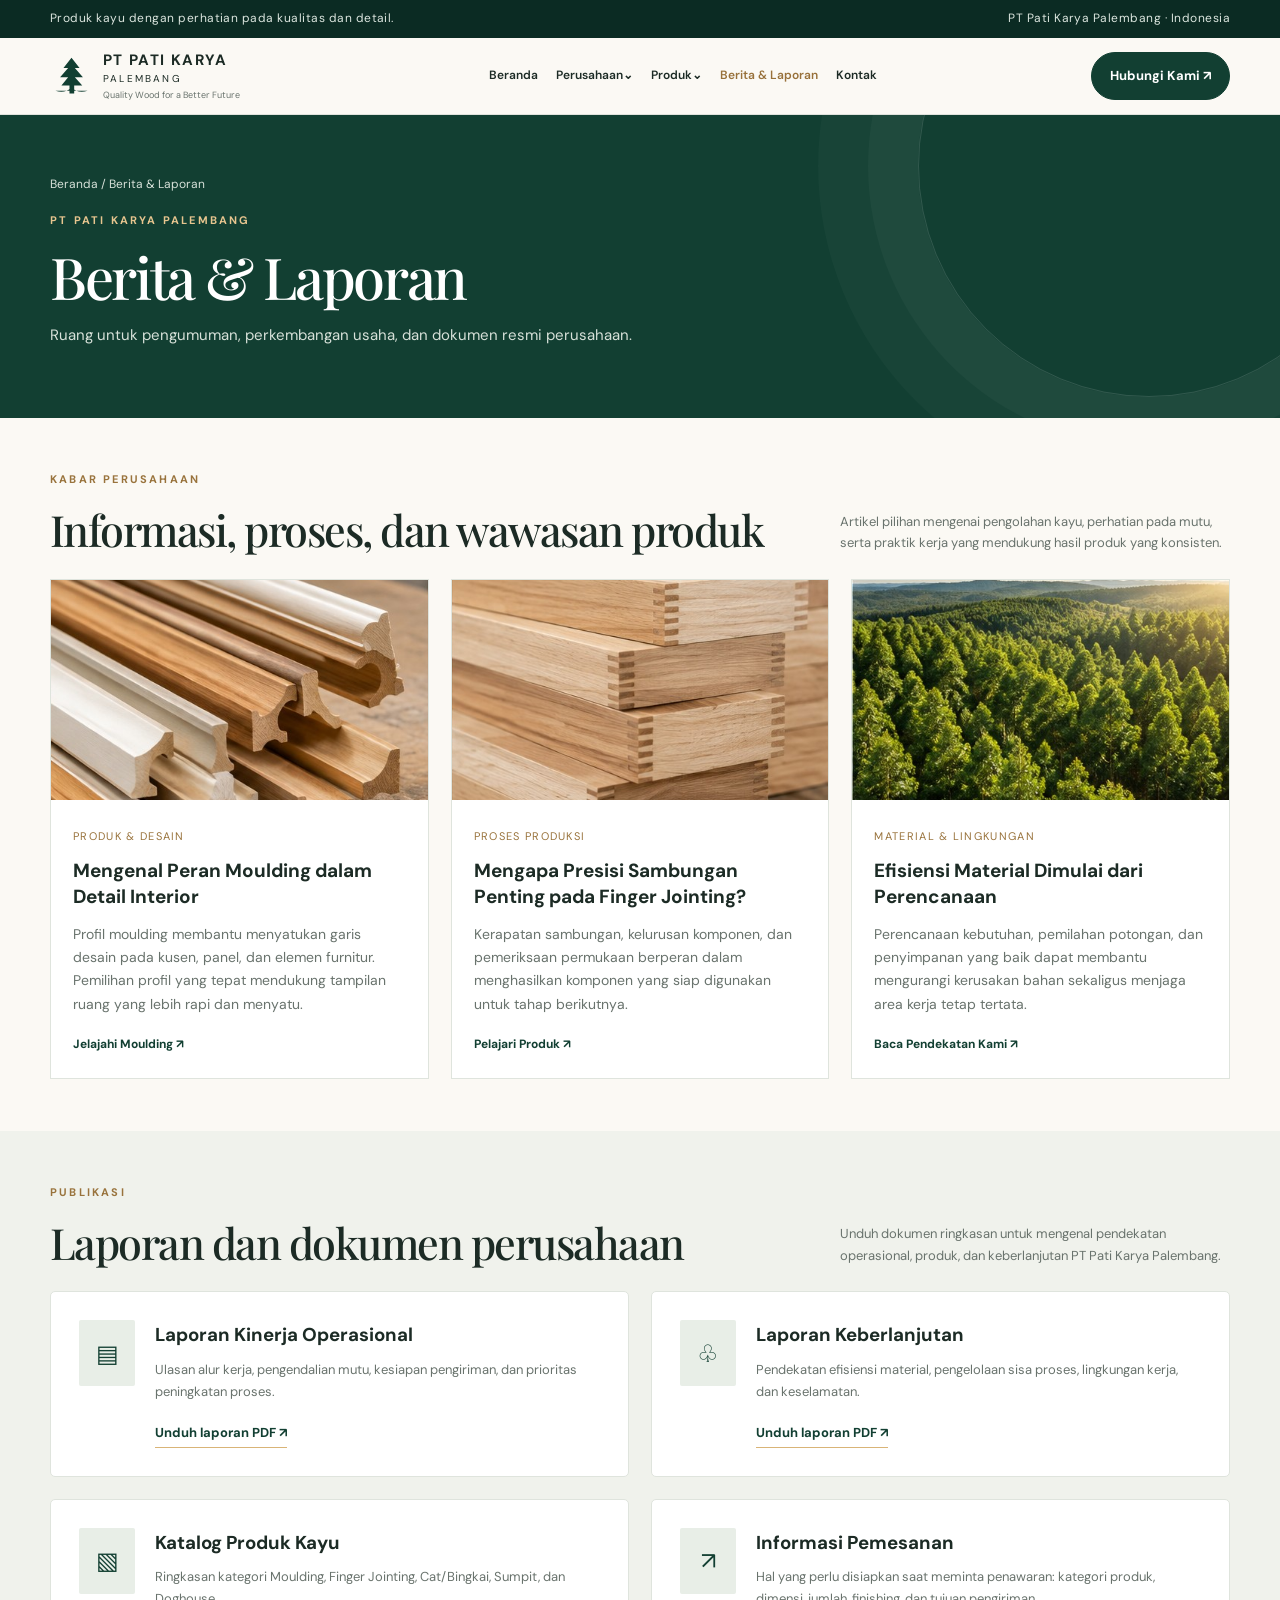
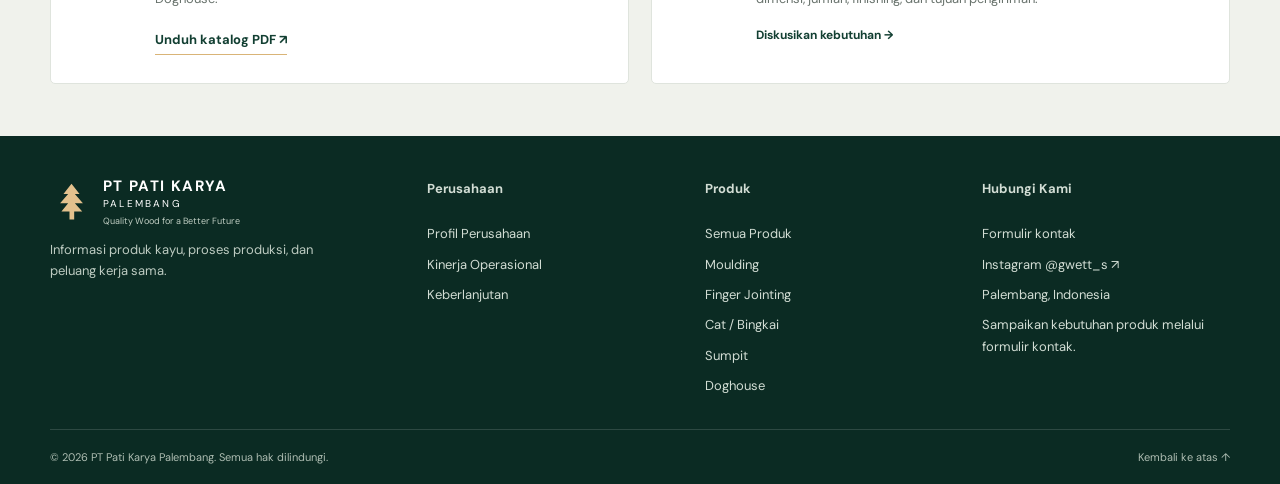
<file: berita.html>
﻿<!DOCTYPE html>
<html lang="id">
 <head>
  <meta charset="UTF-8">
  <meta content="width=device-width,initial-scale=1" name="viewport"/>
  <meta content="Informasi PT Pati Karya Palembang" name="description"/>
  <meta content="#123f32" name="theme-color"/>
  <title>
   Berita &amp; Laporan | PT Pati Karya Palembang
  </title>
  <link href="assets/css/style.css" rel="stylesheet"/>
 <link rel="icon" type="image/png" href="assets/img/favicon.png">
</head>
 <body id="top">
  <div class="topbar">
   <div class="container">
    <span>
     Produk kayu dengan perhatian pada kualitas dan detail.
    </span>
    <span>
     PT Pati Karya Palembang · Indonesia
    </span>
   </div>
  </div>
  <header class="header">
   <div class="container nav">
    <a class="brand" href="index.html">
     <span class="brand-mark">
      <svg viewBox="0 0 64 64">
       <path d="M32 5 20 20h7L15 34h12L17 46h12v12h7V46h12L37 34h12L37 20h7L32 5Z">
       </path>
       <path d="M8 54c10 3 17 1 24-4 7 5 14 7 24 4">
       </path>
      </svg>
     </span>
     <span class="brand-copy">
      <strong>
       PT PATI KARYA
      </strong>
      <small>
       PALEMBANG
      </small>
      <em>
       Quality Wood for a Better Future
      </em>
     </span>
    </a>
    <button aria-expanded="false" aria-label="Buka navigasi" class="menu-toggle">
     ☰
    </button>
    <nav class="navlinks">
     <a class="" href="index.html">
      Beranda
     </a>
     <div class="navgroup">
      <button aria-haspopup="true" type="button">
       Perusahaan⌄
      </button>
      <div class="dropdown">
       <a href="perusahaan.html">
        Profil Perusahaan
       </a>
       <a href="kinerja.html">
        Kinerja Operasional
       </a>
       <a href="keberlanjutan.html">
        Keberlanjutan
       </a>
      </div>
     </div>
     <div class="navgroup">
      <button aria-haspopup="true" type="button">
       Produk⌄
      </button>
      <div class="dropdown">
       <a href="produk.html">
        Semua Produk
       </a>
       <a href="produk/moulding.html">
        Moulding
       </a>
       <a href="produk/finger-jointing.html">
        Finger Jointing
       </a>
       <a href="produk/cat-bingkai.html">
        Cat / Bingkai
       </a>
       <a href="produk/sumpit.html">
        Sumpit
       </a>
       <a href="produk/doghouse.html">
        Doghouse
       </a>
      </div>
     </div>
     <a class="current" href="berita.html">
      Berita &amp; Laporan
     </a>
     <a class="" href="kontak.html">
      Kontak
     </a>
    </nav>
    <a class="nav-cta" href="kontak.html">
     Hubungi Kami ↗
    </a>
   </div>
  </header>
  <main>
   <section class="page-hero">
    <div class="container">
     <div class="breadcrumb">
      <a href="index.html">
       Beranda
      </a>
      / Berita &amp; Laporan
     </div>
     <p class="eyebrow light">
      PT PATI KARYA PALEMBANG
     </p>
     <h1>
      Berita &amp; Laporan
     </h1>
     <p>
      Ruang untuk pengumuman, perkembangan usaha, dan dokumen resmi perusahaan.
     </p>
    </div>
   </section>
   <section class="section">
    <div class="container">
     <div class="section-head">
      <div>
       <p class="eyebrow">
        KABAR PERUSAHAAN
       </p>
       <h2>
        Informasi, proses, dan wawasan produk
       </h2>
      </div>
      <p>
       Artikel pilihan mengenai pengolahan kayu, perhatian pada mutu, serta praktik kerja yang mendukung hasil produk yang konsisten.
      </p>
     </div>
     <div class="grid news-grid">
      <article class="news-card">
       <img alt="Profil moulding kayu dengan detail permukaan" src="assets/img/moulding.jpg"/>
       <div class="news-body">
        <span class="date">
         PRODUK &amp; DESAIN
        </span>
        <h3>
         Mengenal Peran Moulding dalam Detail Interior
        </h3>
        <p>
         Profil moulding membantu menyatukan garis desain pada kusen, panel, dan elemen furnitur. Pemilihan profil yang tepat mendukung tampilan ruang yang lebih rapi dan menyatu.
        </p>
        <a class="text-link" href="produk/moulding.html">
         Jelajahi Moulding ↗
        </a>
       </div>
      </article>
      <article class="news-card">
       <img alt="Sambungan finger joint pada komponen kayu" src="assets/img/finger-jointing.jpg"/>
       <div class="news-body">
        <span class="date">
         PROSES PRODUKSI
        </span>
        <h3>
         Mengapa Presisi Sambungan Penting pada Finger Jointing?
        </h3>
        <p>
         Kerapatan sambungan, kelurusan komponen, dan pemeriksaan permukaan berperan dalam menghasilkan komponen yang siap digunakan untuk tahap berikutnya.
        </p>
        <a class="text-link" href="produk/finger-jointing.html">
         Pelajari Produk ↗
        </a>
       </div>
      </article>
      <article class="news-card">
       <img alt="Hutan tanaman di bawah cahaya matahari" src="assets/img/forest.jpg"/>
       <div class="news-body">
        <span class="date">
         MATERIAL &amp; LINGKUNGAN
        </span>
        <h3>
         Efisiensi Material Dimulai dari Perencanaan
        </h3>
        <p>
         Perencanaan kebutuhan, pemilahan potongan, dan penyimpanan yang baik dapat membantu mengurangi kerusakan bahan sekaligus menjaga area kerja tetap tertata.
        </p>
        <a class="text-link" href="keberlanjutan.html">
         Baca Pendekatan Kami ↗
        </a>
       </div>
      </article>
     </div>
    </div>
   </section>
   <section class="section alt">
    <div class="container">
     <div class="section-head">
      <div>
       <p class="eyebrow">
        PUBLIKASI
       </p>
       <h2>
        Laporan dan dokumen perusahaan
       </h2>
      </div>
      <p>
       Unduh dokumen ringkasan untuk mengenal pendekatan operasional, produk, dan keberlanjutan PT Pati Karya Palembang.
      </p>
     </div>
     <div class="grid report-grid">
      <article class="report-card">
       <div class="report-icon">
        ▤
       </div>
       <div>
        <h3>
         Laporan Kinerja Operasional
        </h3>
        <p>
         Ulasan alur kerja, pengendalian mutu, kesiapan pengiriman, dan prioritas peningkatan proses.
        </p>
        <a class="report-download" download="" href="assets/reports/Laporan_Kinerja_Operasional.pdf">
         Unduh laporan PDF ↗
        </a>
       </div>
      </article>
      <article class="report-card">
       <div class="report-icon">
        ♧
       </div>
       <div>
        <h3>
         Laporan Keberlanjutan
        </h3>
        <p>
         Pendekatan efisiensi material, pengelolaan sisa proses, lingkungan kerja, dan keselamatan.
        </p>
        <a class="report-download" download="" href="assets/reports/Laporan_Keberlanjutan.pdf">
         Unduh laporan PDF ↗
        </a>
       </div>
      </article>
      <article class="report-card">
       <div class="report-icon">
        ▧
       </div>
       <div>
        <h3>
         Katalog Produk Kayu
        </h3>
        <p>
         Ringkasan kategori Moulding, Finger Jointing, Cat/Bingkai, Sumpit, dan Doghouse.
        </p>
        <a class="report-download" download="" href="assets/reports/Katalog_Produk.pdf">
         Unduh katalog PDF ↗
        </a>
       </div>
      </article>
      <article class="report-card">
       <div class="report-icon">
        ↗
       </div>
       <div>
        <h3>
         Informasi Pemesanan
        </h3>
        <p>
         Hal yang perlu disiapkan saat meminta penawaran: kategori produk, dimensi, jumlah, finishing, dan tujuan pengiriman.
        </p>
        <a class="text-link" href="kontak.html">
         Diskusikan kebutuhan →
        </a>
       </div>
      </article>
     </div>
    </div>
   </section>
  </main>
  <footer class="footer">
   <div class="container footer-main">
    <div>
     <a class="brand brand-footer" href="index.html">
      <span class="brand-mark">
       <svg viewBox="0 0 64 64">
        <path d="M32 5 20 20h7L15 34h12L17 46h12v12h7V46h12L37 34h12L37 20h7L32 5Z">
        </path>
       </svg>
      </span>
      <span class="brand-copy">
       <strong>
        PT PATI KARYA
       </strong>
       <small>
        PALEMBANG
       </small>
       <em>
        Quality Wood for a Better Future
       </em>
      </span>
     </a>
     <p class="footer-tagline">
      Informasi produk kayu, proses produksi, dan peluang kerja sama.
     </p>
    </div>
    <div class="footer-links">
     <h3>
      Perusahaan
     </h3>
     <a href="perusahaan.html">
      Profil Perusahaan
     </a>
     <a href="kinerja.html">
      Kinerja Operasional
     </a>
     <a href="keberlanjutan.html">
      Keberlanjutan
     </a>
    </div>
    <div class="footer-links">
     <h3>
      Produk
     </h3>
     <a href="produk.html">
      Semua Produk
     </a>
     <a href="produk/moulding.html">
      Moulding
     </a>
     <a href="produk/finger-jointing.html">
      Finger Jointing
     </a>
     <a href="produk/cat-bingkai.html">
      Cat / Bingkai
     </a>
     <a href="produk/sumpit.html">
      Sumpit
     </a>
     <a href="produk/doghouse.html">
      Doghouse
     </a>
    </div>
    <div class="footer-links">
     <h3>
      Hubungi Kami
     </h3>
     <a href="kontak.html">
      Formulir kontak
     </a>
     <a href="https://www.instagram.com/gwett_s/" target="_blank" rel="noopener noreferrer" aria-label="Instagram @gwett_s">Instagram @gwett_s ↗</a>
     <span>
      Palembang, Indonesia
     </span>
     <span>
      Sampaikan kebutuhan produk melalui formulir kontak.
     </span>
    </div>
   </div>
   <div class="container footer-bottom">
    <span>
     ©
     <span data-year="">
     </span>
     PT Pati Karya Palembang. Semua hak dilindungi.
    </span>
    <a href="#top">
     Kembali ke atas ↑
    </a>
   </div>
  </footer>
  <script src="assets/js/main.js">
  </script>
 </body>
</html>
</file>
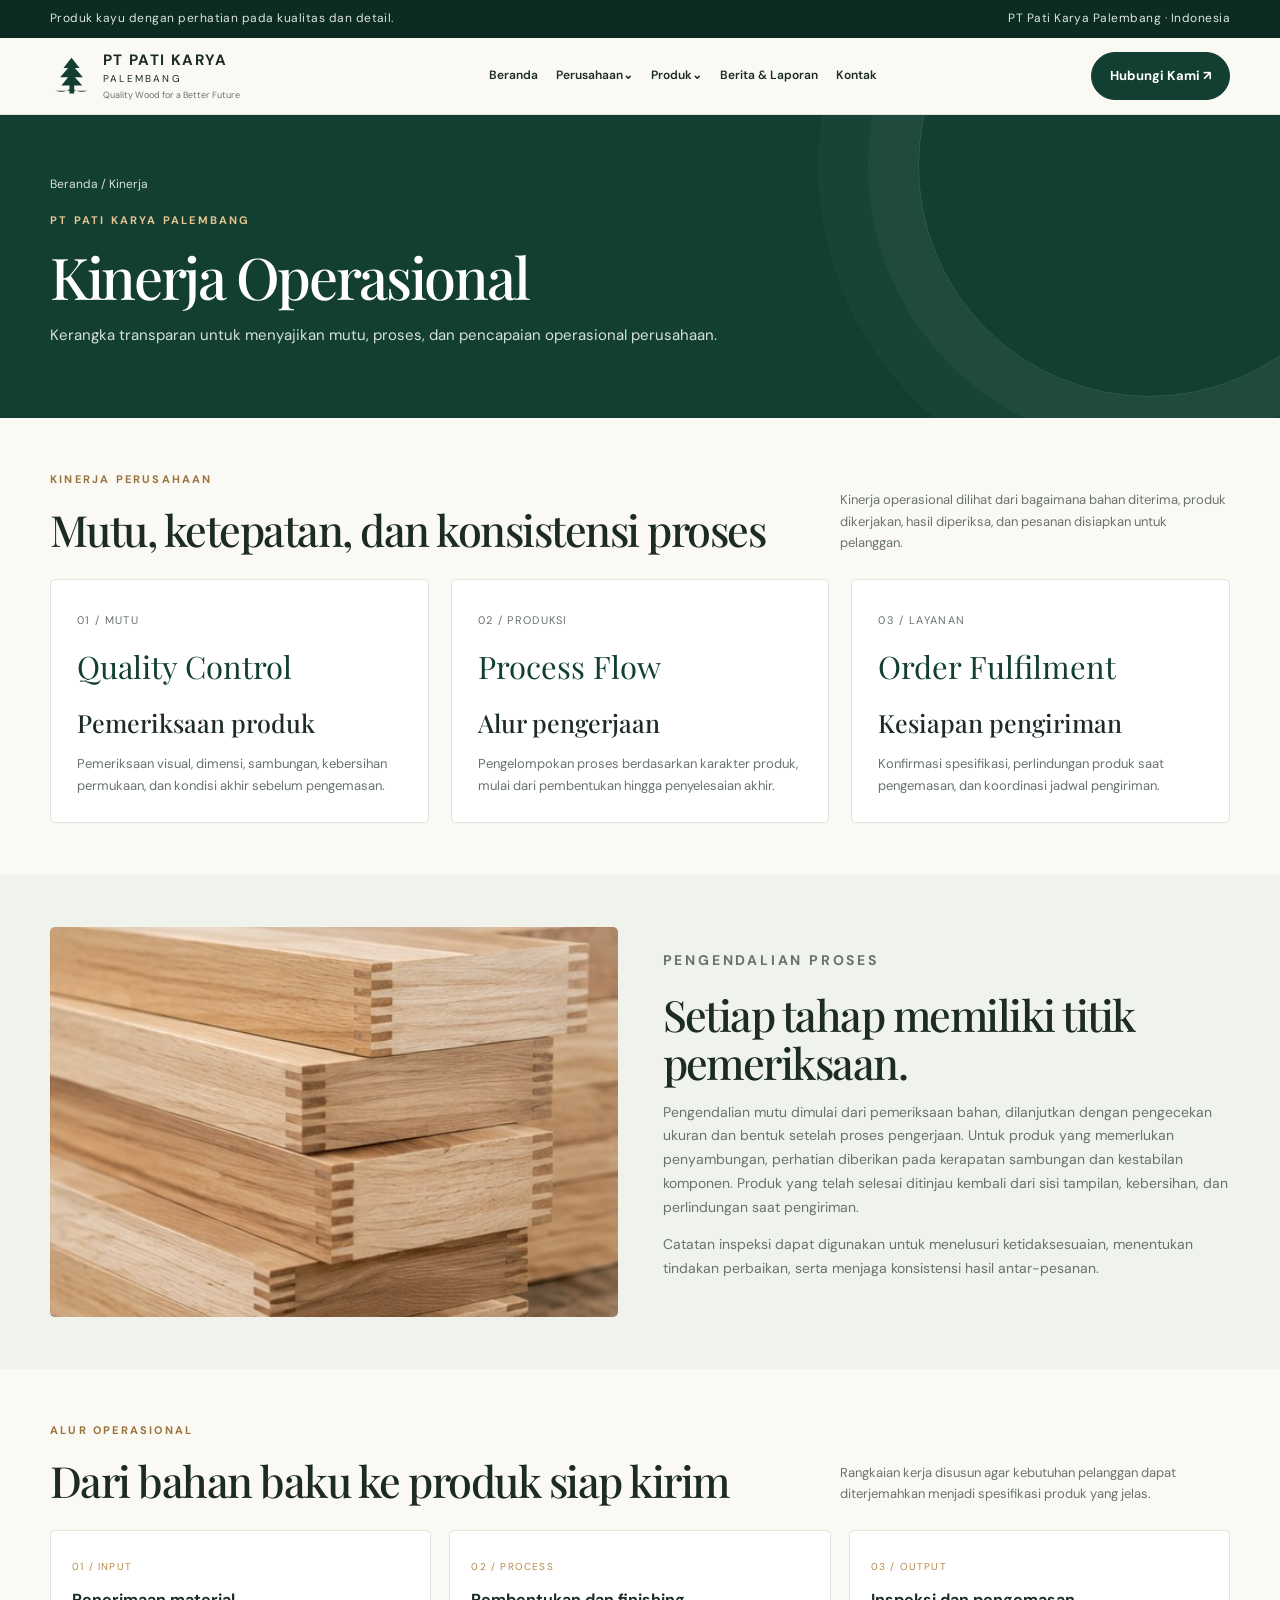
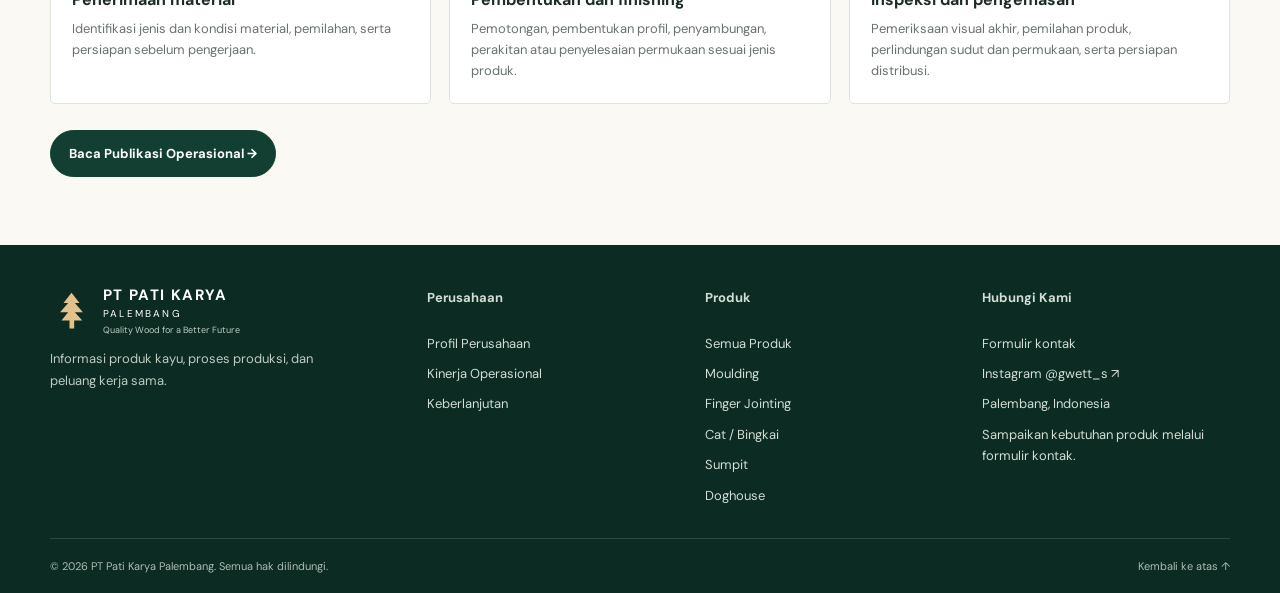
<file: kinerja.html>
﻿<!DOCTYPE html>
<html lang="id">
 <head>
  <meta charset="UTF-8">
  <meta content="width=device-width,initial-scale=1" name="viewport"/>
  <meta content="Informasi PT Pati Karya Palembang" name="description"/>
  <meta content="#123f32" name="theme-color"/>
  <title>
   Kinerja Operasional | PT Pati Karya Palembang
  </title>
  <link href="assets/css/style.css" rel="stylesheet"/>
 <link rel="icon" type="image/png" href="assets/img/favicon.png">
</head>
 <body id="top">
  <div class="topbar">
   <div class="container">
    <span>
     Produk kayu dengan perhatian pada kualitas dan detail.
    </span>
    <span>
     PT Pati Karya Palembang · Indonesia
    </span>
   </div>
  </div>
  <header class="header">
   <div class="container nav">
    <a class="brand" href="index.html">
     <span class="brand-mark">
      <svg viewBox="0 0 64 64">
       <path d="M32 5 20 20h7L15 34h12L17 46h12v12h7V46h12L37 34h12L37 20h7L32 5Z">
       </path>
       <path d="M8 54c10 3 17 1 24-4 7 5 14 7 24 4">
       </path>
      </svg>
     </span>
     <span class="brand-copy">
      <strong>
       PT PATI KARYA
      </strong>
      <small>
       PALEMBANG
      </small>
      <em>
       Quality Wood for a Better Future
      </em>
     </span>
    </a>
    <button aria-expanded="false" aria-label="Buka navigasi" class="menu-toggle">
     ☰
    </button>
    <nav class="navlinks">
     <a class="" href="index.html">
      Beranda
     </a>
     <div class="navgroup">
      <button aria-haspopup="true" type="button">
       Perusahaan⌄
      </button>
      <div class="dropdown">
       <a href="perusahaan.html">
        Profil Perusahaan
       </a>
       <a href="kinerja.html">
        Kinerja Operasional
       </a>
       <a href="keberlanjutan.html">
        Keberlanjutan
       </a>
      </div>
     </div>
     <div class="navgroup">
      <button aria-haspopup="true" type="button">
       Produk⌄
      </button>
      <div class="dropdown">
       <a href="produk.html">
        Semua Produk
       </a>
       <a href="produk/moulding.html">
        Moulding
       </a>
       <a href="produk/finger-jointing.html">
        Finger Jointing
       </a>
       <a href="produk/cat-bingkai.html">
        Cat / Bingkai
       </a>
       <a href="produk/sumpit.html">
        Sumpit
       </a>
       <a href="produk/doghouse.html">
        Doghouse
       </a>
      </div>
     </div>
     <a class="" href="berita.html">
      Berita &amp; Laporan
     </a>
     <a class="" href="kontak.html">
      Kontak
     </a>
    </nav>
    <a class="nav-cta" href="kontak.html">
     Hubungi Kami ↗
    </a>
   </div>
  </header>
  <main>
   <section class="page-hero">
    <div class="container">
     <div class="breadcrumb">
      <a href="index.html">
       Beranda
      </a>
      / Kinerja
     </div>
     <p class="eyebrow light">
      PT PATI KARYA PALEMBANG
     </p>
     <h1>
      Kinerja Operasional
     </h1>
     <p>
      Kerangka transparan untuk menyajikan mutu, proses, dan pencapaian operasional perusahaan.
     </p>
    </div>
   </section>
   <section class="section">
    <div class="container">
     <div class="section-head">
      <div>
       <p class="eyebrow">
        KINERJA PERUSAHAAN
       </p>
       <h2>
        Mutu, ketepatan, dan konsistensi proses
       </h2>
      </div>
      <p>
       Kinerja operasional dilihat dari bagaimana bahan diterima, produk dikerjakan, hasil diperiksa, dan pesanan disiapkan untuk pelanggan.
      </p>
     </div>
     <div class="grid data-grid">
      <article class="data-card">
       <span class="label">
        01 / Mutu
       </span>
       <div class="kpi-value">
        Quality Control
       </div>
       <h3>
        Pemeriksaan produk
       </h3>
       <p>
        Pemeriksaan visual, dimensi, sambungan, kebersihan permukaan, dan kondisi akhir sebelum pengemasan.
       </p>
      </article>
      <article class="data-card">
       <span class="label">
        02 / Produksi
       </span>
       <div class="kpi-value">
        Process Flow
       </div>
       <h3>
        Alur pengerjaan
       </h3>
       <p>
        Pengelompokan proses berdasarkan karakter produk, mulai dari pembentukan hingga penyelesaian akhir.
       </p>
      </article>
      <article class="data-card">
       <span class="label">
        03 / Layanan
       </span>
       <div class="kpi-value">
        Order Fulfilment
       </div>
       <h3>
        Kesiapan pengiriman
       </h3>
       <p>
        Konfirmasi spesifikasi, perlindungan produk saat pengemasan, dan koordinasi jadwal pengiriman.
       </p>
      </article>
     </div>
    </div>
   </section>
   <section class="section alt">
    <div class="container split">
     <img alt="Detail sambungan finger joint pada papan kayu" class="split-image" src="assets/img/finger-jointing.jpg"/>
     <div class="split-copy">
      <p class="eyebrow">
       PENGENDALIAN PROSES
      </p>
      <h2>
       Setiap tahap memiliki titik pemeriksaan.
      </h2>
      <p>
       Pengendalian mutu dimulai dari pemeriksaan bahan, dilanjutkan dengan pengecekan ukuran dan bentuk setelah proses pengerjaan. Untuk produk yang memerlukan penyambungan, perhatian diberikan pada kerapatan sambungan dan kestabilan komponen. Produk yang telah selesai ditinjau kembali dari sisi tampilan, kebersihan, dan perlindungan saat pengiriman.
      </p>
      <p>
       Catatan inspeksi dapat digunakan untuk menelusuri ketidaksesuaian, menentukan tindakan perbaikan, serta menjaga konsistensi hasil antar-pesanan.
      </p>
     </div>
    </div>
   </section>
   <section class="section">
    <div class="container">
     <div class="section-head">
      <div>
       <p class="eyebrow">
        ALUR OPERASIONAL
       </p>
       <h2>
        Dari bahan baku ke produk siap kirim
       </h2>
      </div>
      <p>
       Rangkaian kerja disusun agar kebutuhan pelanggan dapat diterjemahkan menjadi spesifikasi produk yang jelas.
      </p>
     </div>
     <div class="grid feature-grid">
      <article class="feature">
       <span class="num">
        01 / INPUT
       </span>
       <h3>
        Penerimaan material
       </h3>
       <p>
        Identifikasi jenis dan kondisi material, pemilahan, serta persiapan sebelum pengerjaan.
       </p>
      </article>
      <article class="feature">
       <span class="num">
        02 / PROCESS
       </span>
       <h3>
        Pembentukan dan finishing
       </h3>
       <p>
        Pemotongan, pembentukan profil, penyambungan, perakitan atau penyelesaian permukaan sesuai jenis produk.
       </p>
      </article>
      <article class="feature">
       <span class="num">
        03 / OUTPUT
       </span>
       <h3>
        Inspeksi dan pengemasan
       </h3>
       <p>
        Pemeriksaan visual akhir, pemilahan produk, perlindungan sudut dan permukaan, serta persiapan distribusi.
       </p>
      </article>
     </div>
     <p style="margin-top:26px">
      <a class="btn" href="berita.html">
       Baca Publikasi Operasional →
      </a>
     </p>
    </div>
   </section>
  </main>
  <footer class="footer">
   <div class="container footer-main">
    <div>
     <a class="brand brand-footer" href="index.html">
      <span class="brand-mark">
       <svg viewBox="0 0 64 64">
        <path d="M32 5 20 20h7L15 34h12L17 46h12v12h7V46h12L37 34h12L37 20h7L32 5Z">
        </path>
       </svg>
      </span>
      <span class="brand-copy">
       <strong>
        PT PATI KARYA
       </strong>
       <small>
        PALEMBANG
       </small>
       <em>
        Quality Wood for a Better Future
       </em>
      </span>
     </a>
     <p class="footer-tagline">
      Informasi produk kayu, proses produksi, dan peluang kerja sama.
     </p>
    </div>
    <div class="footer-links">
     <h3>
      Perusahaan
     </h3>
     <a href="perusahaan.html">
      Profil Perusahaan
     </a>
     <a href="kinerja.html">
      Kinerja Operasional
     </a>
     <a href="keberlanjutan.html">
      Keberlanjutan
     </a>
    </div>
    <div class="footer-links">
     <h3>
      Produk
     </h3>
     <a href="produk.html">
      Semua Produk
     </a>
     <a href="produk/moulding.html">
      Moulding
     </a>
     <a href="produk/finger-jointing.html">
      Finger Jointing
     </a>
     <a href="produk/cat-bingkai.html">
      Cat / Bingkai
     </a>
     <a href="produk/sumpit.html">
      Sumpit
     </a>
     <a href="produk/doghouse.html">
      Doghouse
     </a>
    </div>
    <div class="footer-links">
     <h3>
      Hubungi Kami
     </h3>
     <a href="kontak.html">
      Formulir kontak
     </a>
     <a href="https://www.instagram.com/gwett_s/" target="_blank" rel="noopener noreferrer" aria-label="Instagram @gwett_s">Instagram @gwett_s ↗</a>
     <span>
      Palembang, Indonesia
     </span>
     <span>
      Sampaikan kebutuhan produk melalui formulir kontak.
     </span>
    </div>
   </div>
   <div class="container footer-bottom">
    <span>
     ©
     <span data-year="">
     </span>
     PT Pati Karya Palembang. Semua hak dilindungi.
    </span>
    <a href="#top">
     Kembali ke atas ↑
    </a>
   </div>
  </footer>
  <script src="assets/js/main.js">
  </script>
 </body>
</html>
</file>
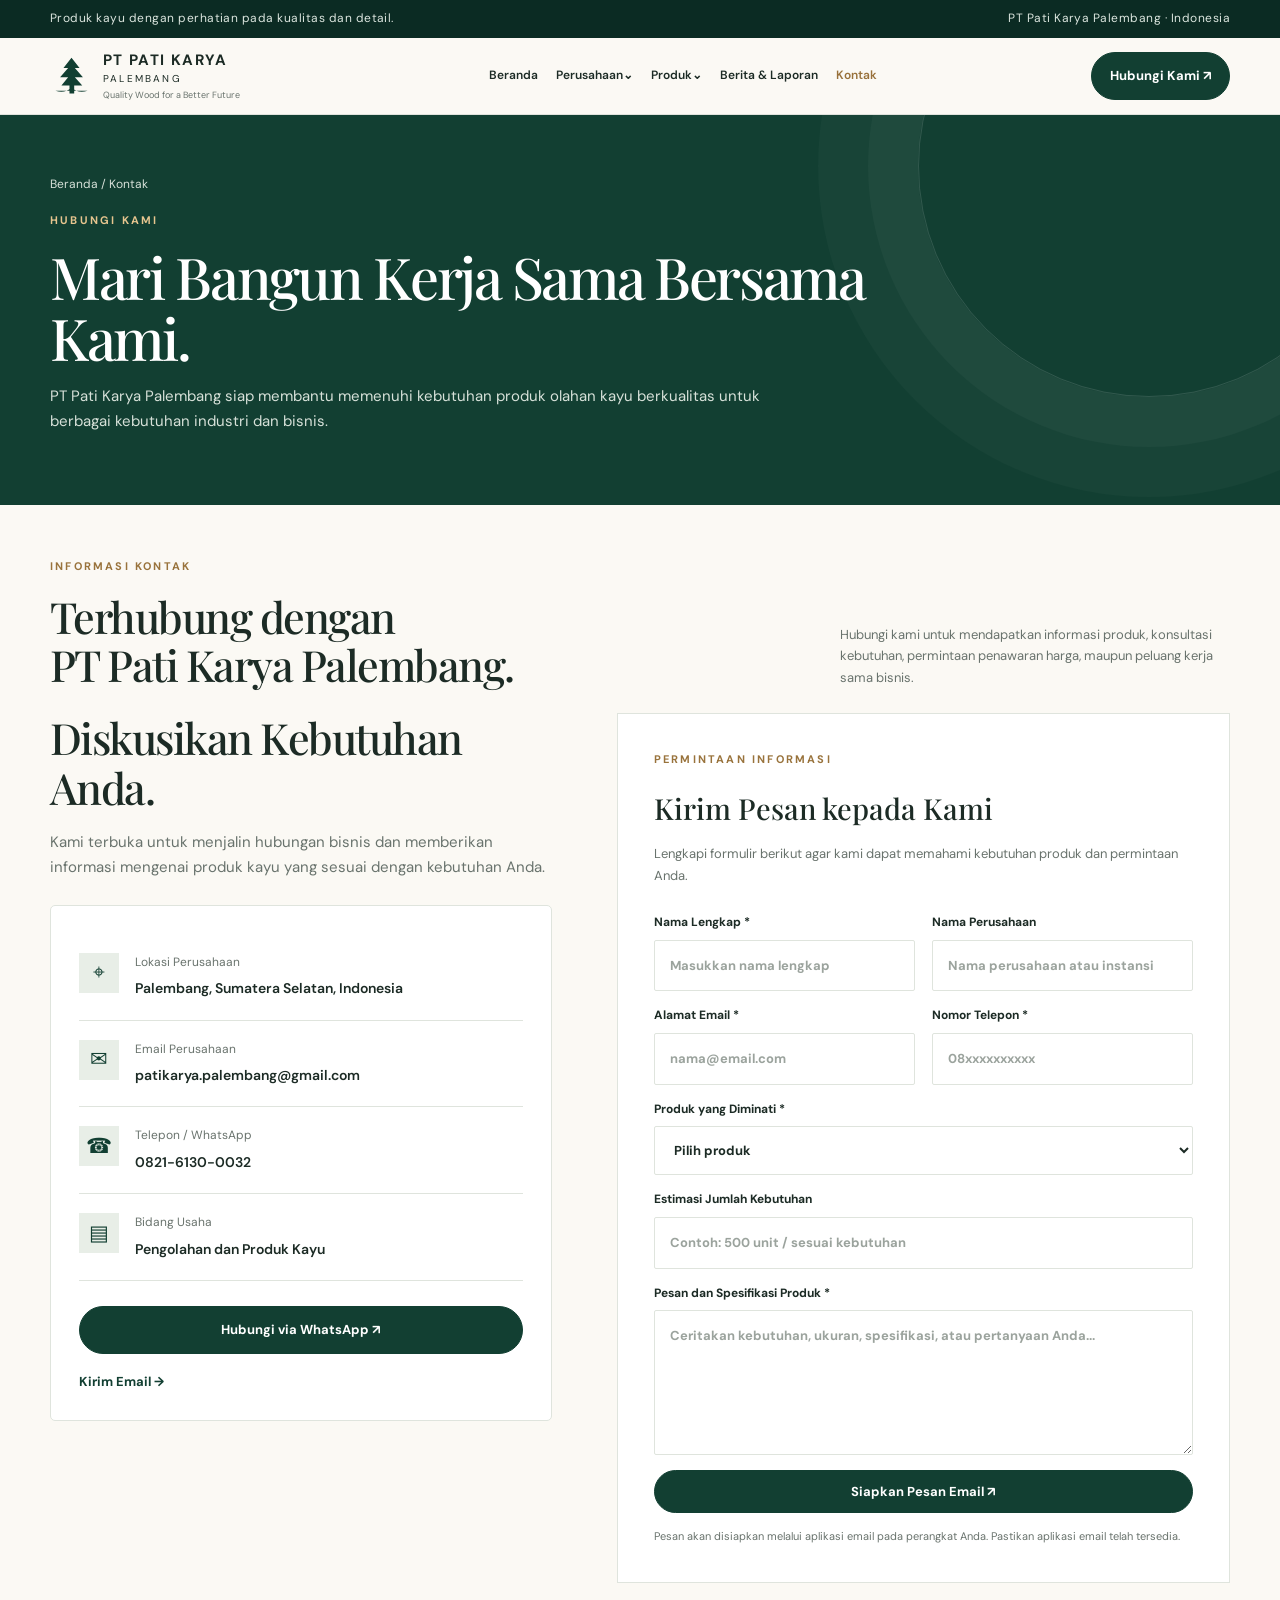
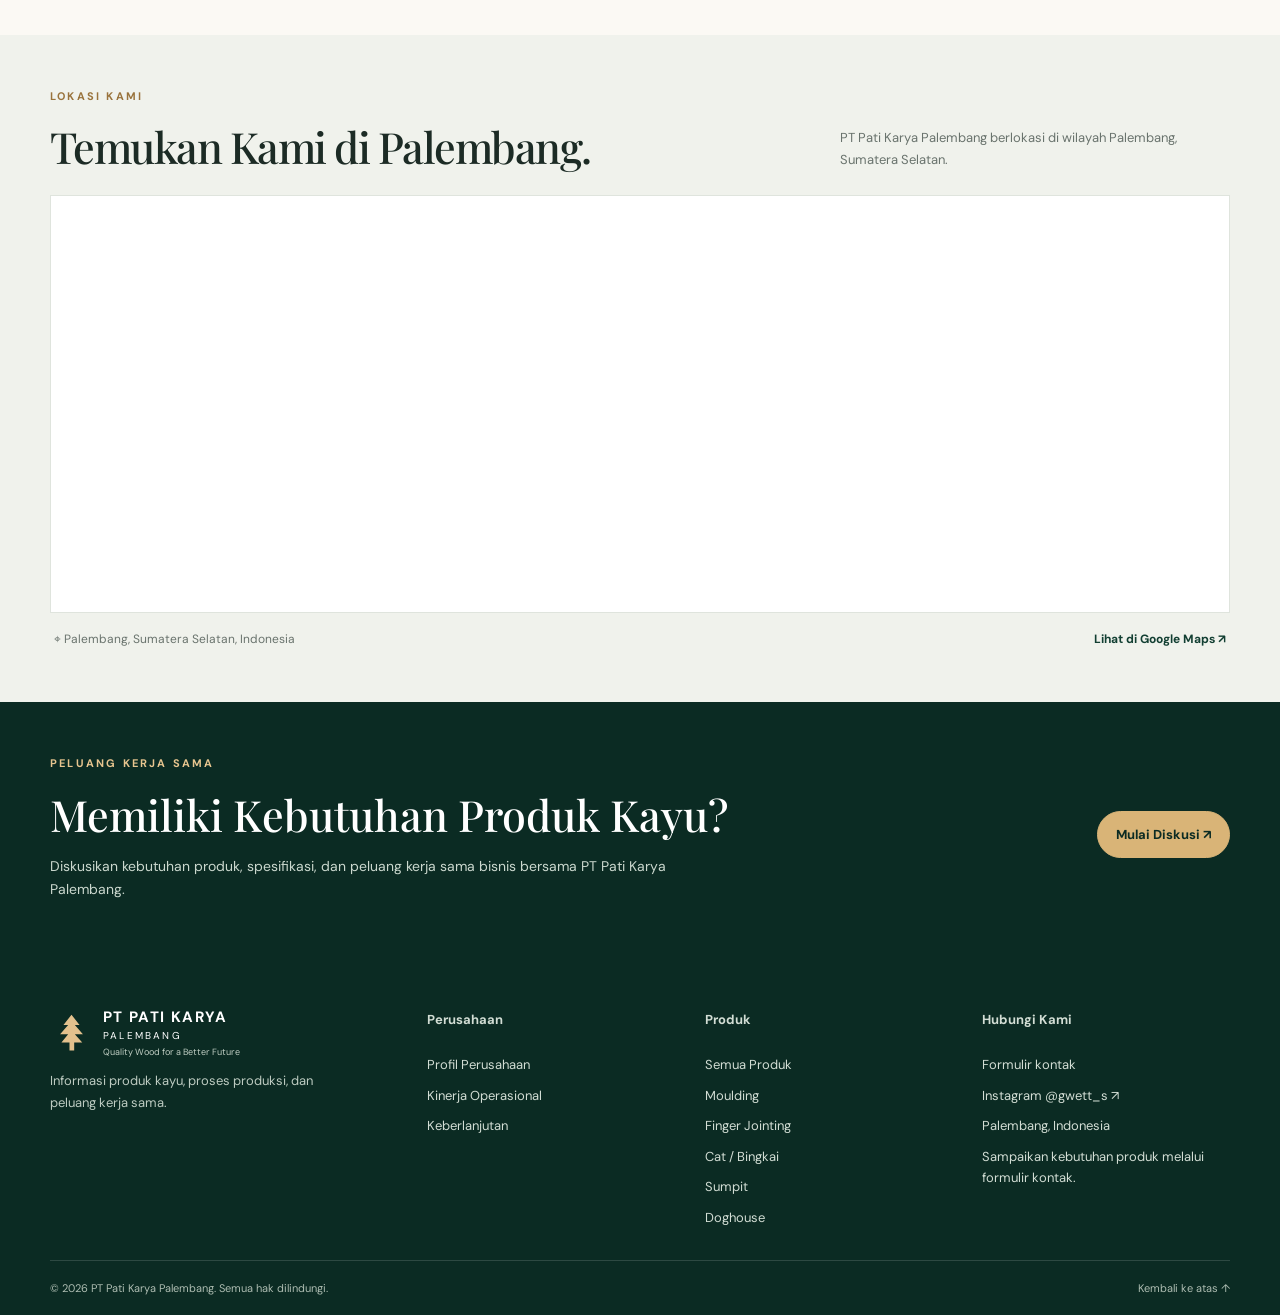
<file: kontak.html>
﻿<!DOCTYPE html>
<html lang="id">
 <head>
  <meta charset="UTF-8">
  <meta content="width=device-width,initial-scale=1" name="viewport"/>
  <meta content="Informasi PT Pati Karya Palembang" name="description"/>
  <meta content="#123f32" name="theme-color"/>
  <title>
   Kontak | PT Pati Karya Palembang
  </title>
  <link href="assets/css/style.css" rel="stylesheet"/>
 <link rel="icon" type="image/png" href="assets/img/favicon.png">
</head>
 <body id="top">
  <div class="topbar">
   <div class="container">
    <span>
     Produk kayu dengan perhatian pada kualitas dan detail.
    </span>
    <span>
     PT Pati Karya Palembang · Indonesia
    </span>
   </div>
  </div>
  <header class="header">
   <div class="container nav">
    <a class="brand" href="index.html">
     <span class="brand-mark">
      <svg viewBox="0 0 64 64">
       <path d="M32 5 20 20h7L15 34h12L17 46h12v12h7V46h12L37 34h12L37 20h7L32 5Z">
       </path>
       <path d="M8 54c10 3 17 1 24-4 7 5 14 7 24 4">
       </path>
      </svg>
     </span>
     <span class="brand-copy">
      <strong>
       PT PATI KARYA
      </strong>
      <small>
       PALEMBANG
      </small>
      <em>
       Quality Wood for a Better Future
      </em>
     </span>
    </a>
    <button aria-expanded="false" aria-label="Buka navigasi" class="menu-toggle">
     ☰
    </button>
    <nav class="navlinks">
     <a class="" href="index.html">
      Beranda
     </a>
     <div class="navgroup">
      <button aria-haspopup="true" type="button">
       Perusahaan⌄
      </button>
      <div class="dropdown">
       <a href="perusahaan.html">
        Profil Perusahaan
       </a>
       <a href="kinerja.html">
        Kinerja Operasional
       </a>
       <a href="keberlanjutan.html">
        Keberlanjutan
       </a>
      </div>
     </div>
     <div class="navgroup">
      <button aria-haspopup="true" type="button">
       Produk⌄
      </button>
      <div class="dropdown">
       <a href="produk.html">
        Semua Produk
       </a>
       <a href="produk/moulding.html">
        Moulding
       </a>
       <a href="produk/finger-jointing.html">
        Finger Jointing
       </a>
       <a href="produk/cat-bingkai.html">
        Cat / Bingkai
       </a>
       <a href="produk/sumpit.html">
        Sumpit
       </a>
       <a href="produk/doghouse.html">
        Doghouse
       </a>
      </div>
     </div>
     <a class="" href="berita.html">
      Berita &amp; Laporan
     </a>
     <a class="current" href="kontak.html">
      Kontak
     </a>
    </nav>
    <a class="nav-cta" href="kontak.html">
     Hubungi Kami ↗
    </a>
   </div>
  </header>
  <main>
   <!-- PAGE HERO -->
   <section class="page-hero">
    <div class="container">
     <div class="breadcrumb">
      Beranda / Kontak
     </div>
     <p class="eyebrow light">
      HUBUNGI KAMI
     </p>
     <h1>
      Mari Bangun Kerja Sama Bersama Kami.
     </h1>
     <p>
      PT Pati Karya Palembang siap membantu memenuhi kebutuhan
        produk olahan kayu berkualitas untuk berbagai kebutuhan
        industri dan bisnis.
     </p>
    </div>
   </section>
   <!-- CONTACT SECTION -->
   <section class="section contact-section" id="kontak">
    <div class="container">
     <div class="section-head">
      <div>
       <p class="eyebrow">
        INFORMASI KONTAK
       </p>
       <h2>
        Terhubung dengan
        <br/>
        PT Pati Karya Palembang.
       </h2>
      </div>
      <p>
       Hubungi kami untuk mendapatkan informasi produk,
          konsultasi kebutuhan, permintaan penawaran harga,
          maupun peluang kerja sama bisnis.
      </p>
     </div>
     <div class="contact-grid">
      <!-- LEFT: CONTACT INFORMATION -->
      <div class="contact-intro">
       <h2>
        Diskusikan Kebutuhan Anda.
       </h2>
       <p class="contact-description">
        Kami terbuka untuk menjalin hubungan bisnis dan
            memberikan informasi mengenai produk kayu yang
            sesuai dengan kebutuhan Anda.
       </p>
       <div class="contact-box">
        <div class="contact-row">
         <div class="contact-icon">
          ⌖
         </div>
         <div>
          <small>
           Lokasi Perusahaan
          </small>
          <strong>
           Palembang, Sumatera Selatan, Indonesia
          </strong>
         </div>
        </div>
        <div class="contact-row">
         <div class="contact-icon">
          ✉
         </div>
         <div>
          <small>
           Email Perusahaan
          </small>
          <strong>
           <a href="mailto:patikarya.palembang@gmail.com">
            patikarya.palembang@gmail.com
           </a>
          </strong>
         </div>
        </div>
        <div class="contact-row">
         <div class="contact-icon">
          ☎
         </div>
         <div>
          <small>
           Telepon / WhatsApp
          </small>
          <strong>
           <a href="https://wa.me/6282161300032" target="_blank">
            0821-6130-0032
           </a>
          </strong>
         </div>
        </div>
        <div class="contact-row">
         <div class="contact-icon">
          ▤
         </div>
         <div>
          <small>
           Bidang Usaha
          </small>
          <strong>
           Pengolahan dan Produk Kayu
          </strong>
         </div>
        </div>
        <div class="contact-actions">
         <a class="btn" href="https://wa.me/6282161300032" target="_blank">
          Hubungi via WhatsApp ↗
         </a>
         <a class="contact-email-link" href="mailto:patikarya.palembang@gmail.com">
          Kirim Email →
         </a>
        </div>
       </div>
      </div>
      <!-- RIGHT: CONTACT FORM -->
      <div class="contact-form-wrapper">
       <div class="form-heading">
        <p class="eyebrow">
         PERMINTAAN INFORMASI
        </p>
        <h3>
         Kirim Pesan kepada Kami
        </h3>
        <p>
         Lengkapi formulir berikut agar kami dapat memahami
              kebutuhan produk dan permintaan Anda.
        </p>
       </div>
       <form class="form" id="contactForm">
        <div class="form-row">
         <label>
          Nama Lengkap *
          <input name="nama" placeholder="Masukkan nama lengkap" required="" type="text"/>
         </label>
         <label>
          Nama Perusahaan
          <input name="perusahaan" placeholder="Nama perusahaan atau instansi" type="text"/>
         </label>
        </div>
        <div class="form-row">
         <label>
          Alamat Email *
          <input name="email" placeholder="nama@email.com" required="" type="email"/>
         </label>
         <label>
          Nomor Telepon *
          <input name="telepon" placeholder="08xxxxxxxxxx" required="" type="tel"/>
         </label>
        </div>
        <label>
         Produk yang Diminati *
         <select name="produk" required="">
          <option value="">
           Pilih produk
          </option>
          <option value="Moulding">
           Moulding
          </option>
          <option value="Finger Joint">
           Finger Joint
          </option>
          <option value="Bingkai Kayu">
           Bingkai Kayu
          </option>
          <option value="Sumpit Kayu">
           Sumpit Kayu
          </option>
          <option value="Doghouse">
           Doghouse
          </option>
          <option value="Produk Kayu Lainnya">
           Produk Kayu Lainnya
          </option>
         </select>
        </label>
        <label>
         Estimasi Jumlah Kebutuhan
         <input name="jumlah" placeholder="Contoh: 500 unit / sesuai kebutuhan" type="text"/>
        </label>
        <label>
         Pesan dan Spesifikasi Produk *
         <textarea name="pesan" placeholder="Ceritakan kebutuhan, ukuran, spesifikasi, atau pertanyaan Anda..." required=""></textarea>
        </label>
        <button class="btn contact-submit" type="submit">
         Siapkan Pesan Email ↗
        </button>
        <p class="form-note">
         Pesan akan disiapkan melalui aplikasi email pada
              perangkat Anda. Pastikan aplikasi email telah tersedia.
        </p>
       </form>
      </div>
     </div>
    </div>
   </section>
   <!-- MAP SECTION -->
   <section class="section map-section">
    <div class="container">
     <div class="section-head">
      <div>
       <p class="eyebrow">
        LOKASI KAMI
       </p>
       <h2>
        Temukan Kami di Palembang.
       </h2>
      </div>
      <p>
       PT Pati Karya Palembang berlokasi di wilayah
          Palembang, Sumatera Selatan.
      </p>
     </div>
     <div class="map-wrapper">
      <iframe allowfullscreen="" height="400" loading="lazy" referrerpolicy="no-referrer-when-downgrade" src="https://www.google.com/maps?q=Palembang%2C%20Sumatera%20Selatan&amp;output=embed" style="border:0;" title="Peta Palembang Sumatera Selatan" width="100%">
      </iframe>
     </div>
     <div class="map-caption">
      <span>
       ⌖ Palembang, Sumatera Selatan, Indonesia
      </span>
      <a href="https://www.google.com/maps/search/?api=1&amp;query=Palembang%2C+Sumatera+Selatan" target="_blank">
       Lihat di Google Maps ↗
      </a>
     </div>
    </div>
   </section>
   <!-- BUSINESS COLLABORATION -->
   <section class="section collaboration-section">
    <div class="container collaboration-inner">
     <div>
      <p class="eyebrow light">
       PELUANG KERJA SAMA
      </p>
      <h2>
       Memiliki Kebutuhan Produk Kayu?
      </h2>
      <p>
       Diskusikan kebutuhan produk, spesifikasi, dan peluang
          kerja sama bisnis bersama PT Pati Karya Palembang.
      </p>
     </div>
     <a class="btn gold" href="https://wa.me/6282161300032" target="_blank">
      Mulai Diskusi ↗
     </a>
    </div>
   </section>
  </main>
  <!-- CONTACT FORM SCRIPT -->
  <script>
   document.getElementById("contactForm").addEventListener("submit", function(e) {
  e.preventDefault();

  const form = new FormData(this);

  const nama = form.get("nama");
  const perusahaan = form.get("perusahaan") || "-";
  const email = form.get("email");
  const telepon = form.get("telepon");
  const produk = form.get("produk");
  const jumlah = form.get("jumlah") || "-";
  const pesan = form.get("pesan");

  const subject = encodeURIComponent(
    "Permintaan Informasi Produk - " + nama
  );

  const body = encodeURIComponent(
    "Yth. PT Pati Karya Palembang,\n\n" +
    "Saya ingin menyampaikan permintaan informasi produk.\n\n" +
    "Nama: " + nama + "\n" +
    "Perusahaan: " + perusahaan + "\n" +
    "Email: " + email + "\n" +
    "Telepon: " + telepon + "\n" +
    "Produk: " + produk + "\n" +
    "Estimasi Kebutuhan: " + jumlah + "\n\n" +
    "Pesan:\n" + pesan + "\n\n" +
    "Terima kasih."
  );

  window.location.href =
    "mailto:patikarya.palembang@gmail.com?subject=" +
    subject + "&body=" + body;
});
  </script>
  <footer class="footer">
   <div class="container footer-main">
    <div>
     <a class="brand brand-footer" href="index.html">
      <span class="brand-mark">
       <svg viewBox="0 0 64 64">
        <path d="M32 5 20 20h7L15 34h12L17 46h12v12h7V46h12L37 34h12L37 20h7L32 5Z">
        </path>
       </svg>
      </span>
      <span class="brand-copy">
       <strong>
        PT PATI KARYA
       </strong>
       <small>
        PALEMBANG
       </small>
       <em>
        Quality Wood for a Better Future
       </em>
      </span>
     </a>
     <p class="footer-tagline">
      Informasi produk kayu, proses produksi, dan peluang kerja sama.
     </p>
    </div>
    <div class="footer-links">
     <h3>
      Perusahaan
     </h3>
     <a href="perusahaan.html">
      Profil Perusahaan
     </a>
     <a href="kinerja.html">
      Kinerja Operasional
     </a>
     <a href="keberlanjutan.html">
      Keberlanjutan
     </a>
    </div>
    <div class="footer-links">
     <h3>
      Produk
     </h3>
     <a href="produk.html">
      Semua Produk
     </a>
     <a href="produk/moulding.html">
      Moulding
     </a>
     <a href="produk/finger-jointing.html">
      Finger Jointing
     </a>
     <a href="produk/cat-bingkai.html">
      Cat / Bingkai
     </a>
     <a href="produk/sumpit.html">
      Sumpit
     </a>
     <a href="produk/doghouse.html">
      Doghouse
     </a>
    </div>
    <div class="footer-links">
     <h3>
      Hubungi Kami
     </h3>
     <a href="kontak.html">
      Formulir kontak
     </a>
     <a href="https://www.instagram.com/gwett_s/" target="_blank" rel="noopener noreferrer" aria-label="Instagram @gwett_s">Instagram @gwett_s ↗</a>
     <span>
      Palembang, Indonesia
     </span>
     <span>
      Sampaikan kebutuhan produk melalui formulir kontak.
     </span>
    </div>
   </div>
   <div class="container footer-bottom">
    <span>
     ©
     <span data-year="">
     </span>
     PT Pati Karya Palembang. Semua hak dilindungi.
    </span>
    <a href="#top">
     Kembali ke atas ↑
    </a>
   </div>
  </footer>
  <script src="assets/js/main.js">
  </script>
 </body>
</html>
</file>
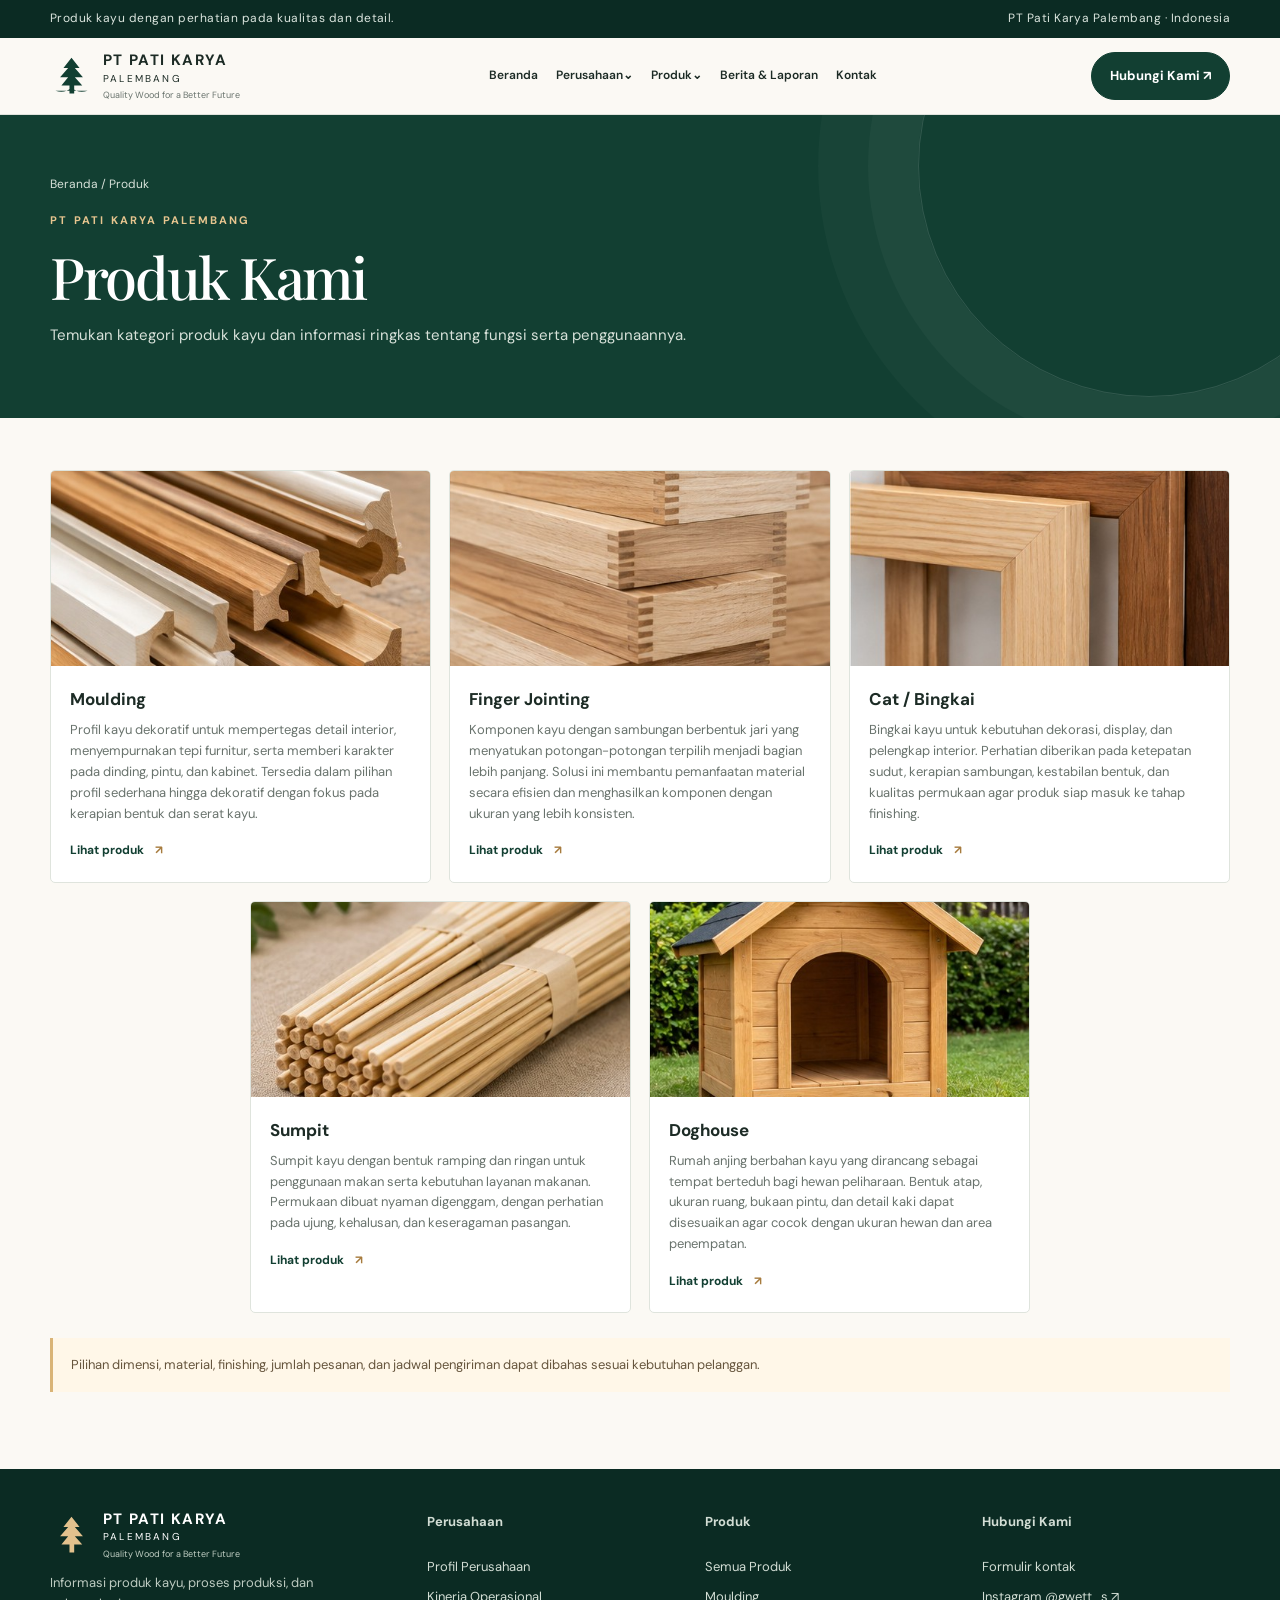
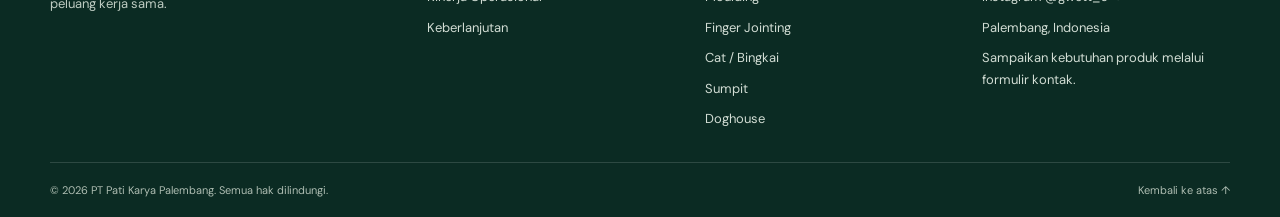
<file: produk.html>
﻿<!DOCTYPE html>
<html lang="id">
 <head>
  <meta charset="UTF-8">
  <meta content="width=device-width,initial-scale=1" name="viewport"/>
  <meta content="Informasi PT Pati Karya Palembang" name="description"/>
  <meta content="#123f32" name="theme-color"/>
  <title>
   Produk | PT Pati Karya Palembang
  </title>
  <link href="assets/css/style.css" rel="stylesheet"/>
 <link rel="icon" type="image/png" href="assets/img/favicon.png">
</head>
 <body id="top">
  <div class="topbar">
   <div class="container">
    <span>
     Produk kayu dengan perhatian pada kualitas dan detail.
    </span>
    <span>
     PT Pati Karya Palembang · Indonesia
    </span>
   </div>
  </div>
  <header class="header">
   <div class="container nav">
    <a class="brand" href="index.html">
     <span class="brand-mark">
      <svg viewBox="0 0 64 64">
       <path d="M32 5 20 20h7L15 34h12L17 46h12v12h7V46h12L37 34h12L37 20h7L32 5Z">
       </path>
       <path d="M8 54c10 3 17 1 24-4 7 5 14 7 24 4">
       </path>
      </svg>
     </span>
     <span class="brand-copy">
      <strong>
       PT PATI KARYA
      </strong>
      <small>
       PALEMBANG
      </small>
      <em>
       Quality Wood for a Better Future
      </em>
     </span>
    </a>
    <button aria-expanded="false" aria-label="Buka navigasi" class="menu-toggle">
     ☰
    </button>
    <nav class="navlinks">
     <a class="" href="index.html">
      Beranda
     </a>
     <div class="navgroup">
      <button aria-haspopup="true" type="button">
       Perusahaan⌄
      </button>
      <div class="dropdown">
       <a href="perusahaan.html">
        Profil Perusahaan
       </a>
       <a href="kinerja.html">
        Kinerja Operasional
       </a>
       <a href="keberlanjutan.html">
        Keberlanjutan
       </a>
      </div>
     </div>
     <div class="navgroup">
      <button aria-haspopup="true" type="button">
       Produk⌄
      </button>
      <div class="dropdown">
       <a href="produk.html">
        Semua Produk
       </a>
       <a href="produk/moulding.html">
        Moulding
       </a>
       <a href="produk/finger-jointing.html">
        Finger Jointing
       </a>
       <a href="produk/cat-bingkai.html">
        Cat / Bingkai
       </a>
       <a href="produk/sumpit.html">
        Sumpit
       </a>
       <a href="produk/doghouse.html">
        Doghouse
       </a>
      </div>
     </div>
     <a class="" href="berita.html">
      Berita &amp; Laporan
     </a>
     <a class="" href="kontak.html">
      Kontak
     </a>
    </nav>
    <a class="nav-cta" href="kontak.html">
     Hubungi Kami ↗
    </a>
   </div>
  </header>
  <main>
   <section class="page-hero">
    <div class="container">
     <div class="breadcrumb">
      <a href="index.html">
       Beranda
      </a>
      / Produk
     </div>
     <p class="eyebrow light">
      PT PATI KARYA PALEMBANG
     </p>
     <h1>
      Produk Kami
     </h1>
     <p>
      Temukan kategori produk kayu dan informasi ringkas tentang fungsi serta penggunaannya.
     </p>
    </div>
   </section>
   <section class="section">
    <div class="container">
     <div class="grid product-grid">
      <article class="card">
       <img alt="Moulding berbahan kayu" src="assets/img/moulding.jpg"/>
       <div class="card-body">
        <h3>
         Moulding
        </h3>
        <p>
         Profil kayu dekoratif untuk mempertegas detail interior, menyempurnakan tepi furnitur, serta memberi karakter pada dinding, pintu, dan kabinet. Tersedia dalam pilihan profil sederhana hingga dekoratif dengan fokus pada kerapian bentuk dan serat kayu.
        </p>
        <a class="text-link" href="produk/moulding.html">
         Lihat produk
         <span>
          ↗
         </span>
        </a>
       </div>
      </article>
      <article class="card">
       <img alt="Finger Jointing berbahan kayu" src="assets/img/finger-jointing.jpg"/>
       <div class="card-body">
        <h3>
         Finger Jointing
        </h3>
        <p>
         Komponen kayu dengan sambungan berbentuk jari yang menyatukan potongan-potongan terpilih menjadi bagian lebih panjang. Solusi ini membantu pemanfaatan material secara efisien dan menghasilkan komponen dengan ukuran yang lebih konsisten.
        </p>
        <a class="text-link" href="produk/finger-jointing.html">
         Lihat produk
         <span>
          ↗
         </span>
        </a>
       </div>
      </article>
      <article class="card">
       <img alt="Cat / Bingkai berbahan kayu" src="assets/img/cat-bingkai.jpg"/>
       <div class="card-body">
        <h3>
         Cat / Bingkai
        </h3>
        <p>
         Bingkai kayu untuk kebutuhan dekorasi, display, dan pelengkap interior. Perhatian diberikan pada ketepatan sudut, kerapian sambungan, kestabilan bentuk, dan kualitas permukaan agar produk siap masuk ke tahap finishing.
        </p>
        <a class="text-link" href="produk/cat-bingkai.html">
         Lihat produk
         <span>
          ↗
         </span>
        </a>
       </div>
      </article>
      <article class="card">
       <img alt="Sumpit berbahan kayu" src="assets/img/sumpit.jpg"/>
       <div class="card-body">
        <h3>
         Sumpit
        </h3>
        <p>
         Sumpit kayu dengan bentuk ramping dan ringan untuk penggunaan makan serta kebutuhan layanan makanan. Permukaan dibuat nyaman digenggam, dengan perhatian pada ujung, kehalusan, dan keseragaman pasangan.
        </p>
        <a class="text-link" href="produk/sumpit.html">
         Lihat produk
         <span>
          ↗
         </span>
        </a>
       </div>
      </article>
      <article class="card">
       <img alt="Doghouse berbahan kayu" src="assets/img/doghouse.jpg"/>
       <div class="card-body">
        <h3>
         Doghouse
        </h3>
        <p>
         Rumah anjing berbahan kayu yang dirancang sebagai tempat berteduh bagi hewan peliharaan. Bentuk atap, ukuran ruang, bukaan pintu, dan detail kaki dapat disesuaikan agar cocok dengan ukuran hewan dan area penempatan.
        </p>
        <a class="text-link" href="produk/doghouse.html">
         Lihat produk
         <span>
          ↗
         </span>
        </a>
       </div>
      </article>
     </div>
     <div class="notice">
      Pilihan dimensi, material, finishing, jumlah pesanan, dan jadwal pengiriman dapat dibahas sesuai kebutuhan pelanggan.
     </div>
    </div>
   </section>
  </main>
  <footer class="footer">
   <div class="container footer-main">
    <div>
     <a class="brand brand-footer" href="index.html">
      <span class="brand-mark">
       <svg viewBox="0 0 64 64">
        <path d="M32 5 20 20h7L15 34h12L17 46h12v12h7V46h12L37 34h12L37 20h7L32 5Z">
        </path>
       </svg>
      </span>
      <span class="brand-copy">
       <strong>
        PT PATI KARYA
       </strong>
       <small>
        PALEMBANG
       </small>
       <em>
        Quality Wood for a Better Future
       </em>
      </span>
     </a>
     <p class="footer-tagline">
      Informasi produk kayu, proses produksi, dan peluang kerja sama.
     </p>
    </div>
    <div class="footer-links">
     <h3>
      Perusahaan
     </h3>
     <a href="perusahaan.html">
      Profil Perusahaan
     </a>
     <a href="kinerja.html">
      Kinerja Operasional
     </a>
     <a href="keberlanjutan.html">
      Keberlanjutan
     </a>
    </div>
    <div class="footer-links">
     <h3>
      Produk
     </h3>
     <a href="produk.html">
      Semua Produk
     </a>
     <a href="produk/moulding.html">
      Moulding
     </a>
     <a href="produk/finger-jointing.html">
      Finger Jointing
     </a>
     <a href="produk/cat-bingkai.html">
      Cat / Bingkai
     </a>
     <a href="produk/sumpit.html">
      Sumpit
     </a>
     <a href="produk/doghouse.html">
      Doghouse
     </a>
    </div>
    <div class="footer-links">
     <h3>
      Hubungi Kami
     </h3>
     <a href="kontak.html">
      Formulir kontak
     </a>
     <a href="https://www.instagram.com/gwett_s/" target="_blank" rel="noopener noreferrer" aria-label="Instagram @gwett_s">Instagram @gwett_s ↗</a>
     <span>
      Palembang, Indonesia
     </span>
     <span>
      Sampaikan kebutuhan produk melalui formulir kontak.
     </span>
    </div>
   </div>
   <div class="container footer-bottom">
    <span>
     ©
     <span data-year="">
     </span>
     PT Pati Karya Palembang. Semua hak dilindungi.
    </span>
    <a href="#top">
     Kembali ke atas ↑
    </a>
   </div>
  </footer>
  <script src="assets/js/main.js">
  </script>
 </body>
</html>
</file>
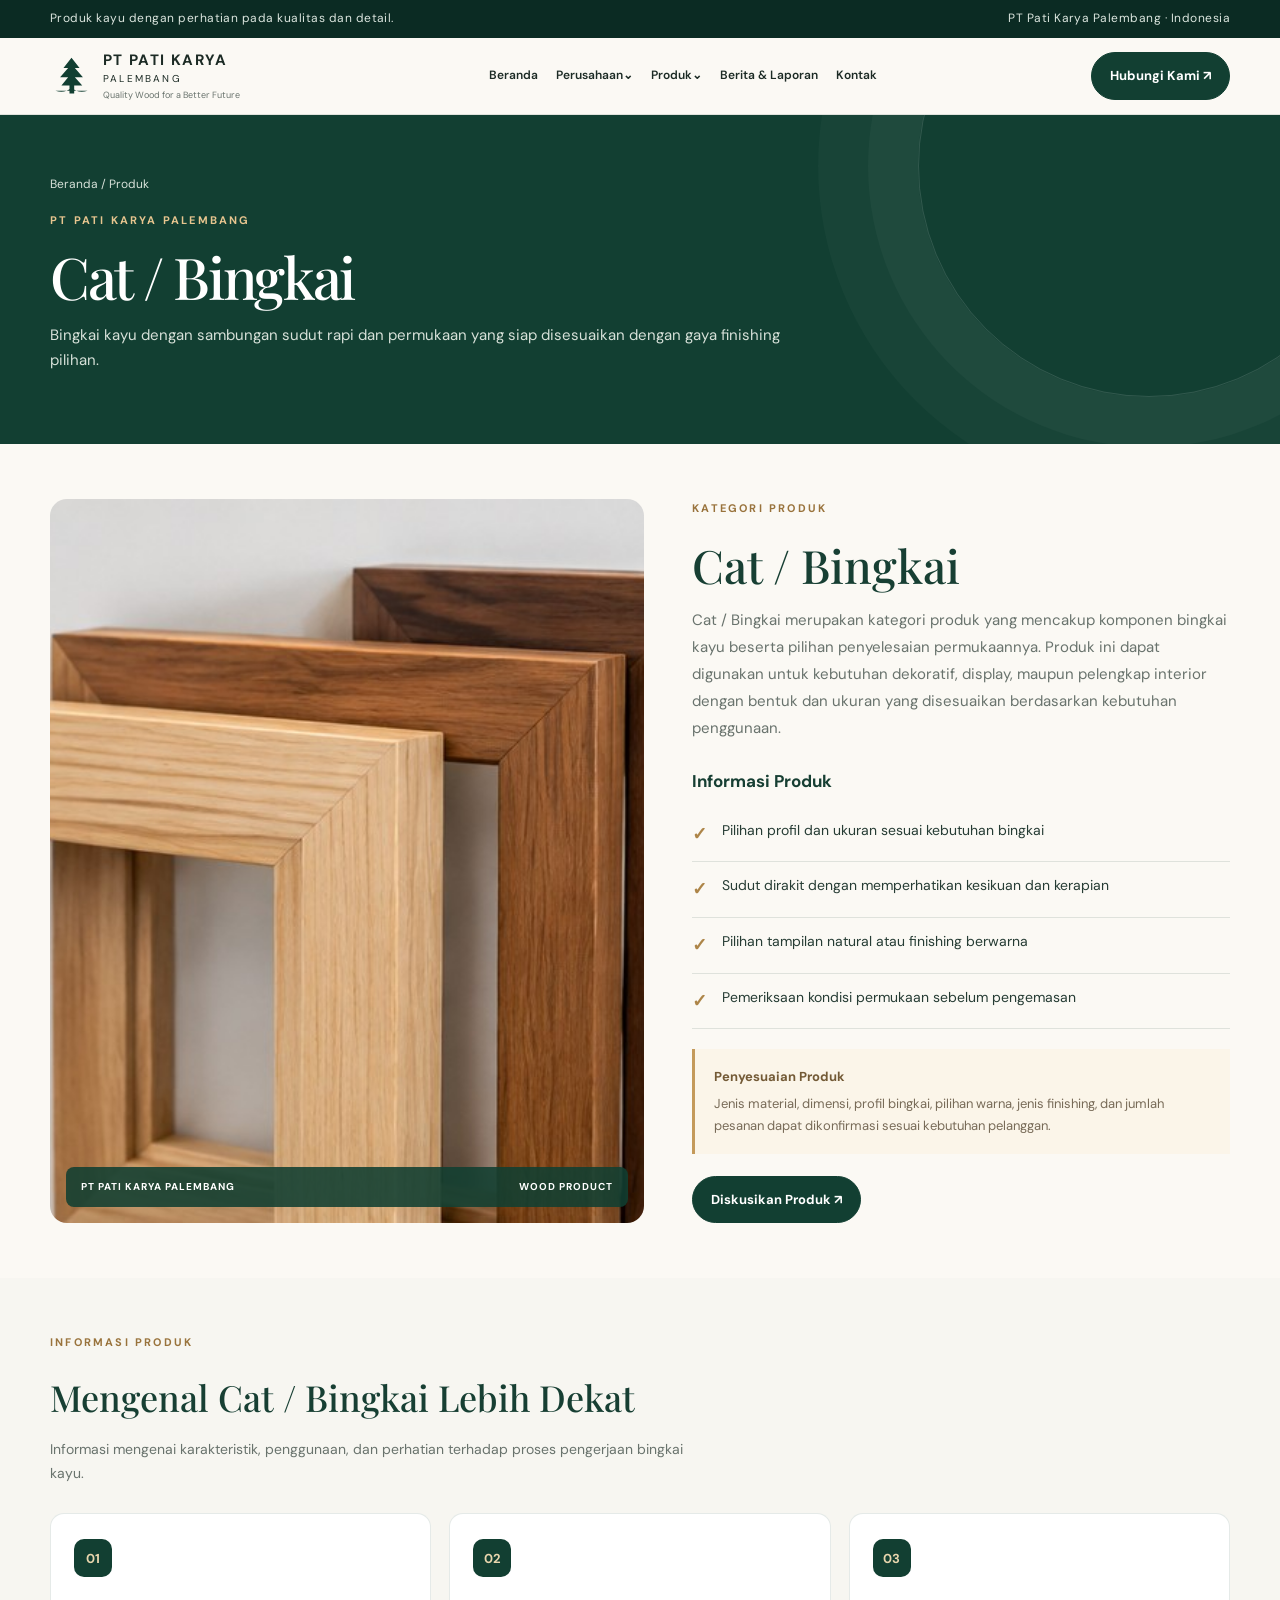
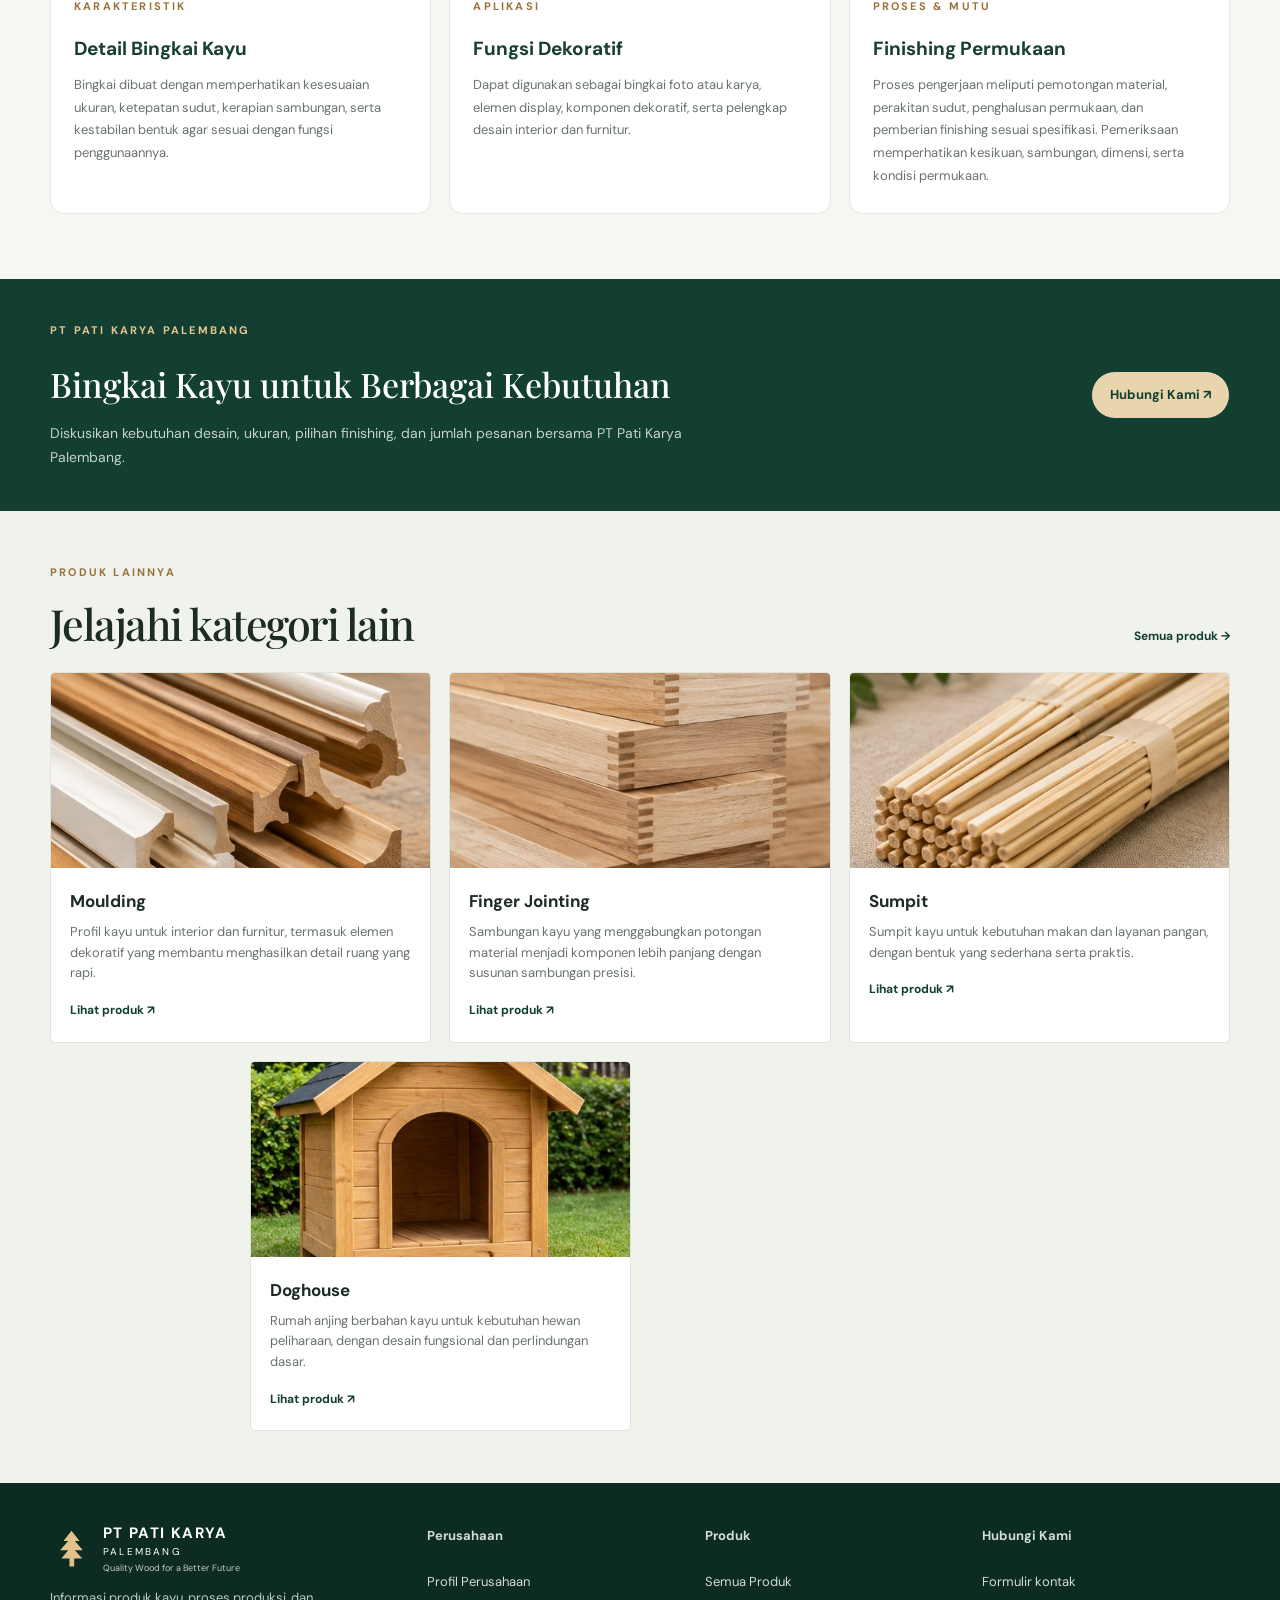
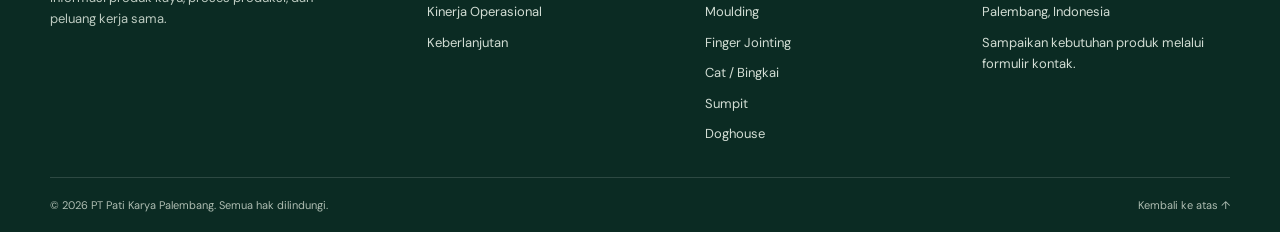
<file: produk/cat-bingkai.html>
﻿<!DOCTYPE html>
<html lang="id">
 <head>
  <meta charset="UTF-8">
  <meta content="width=device-width,initial-scale=1" name="viewport"/>
  <meta content="Informasi PT Pati Karya Palembang" name="description"/>
  <meta content="#123f32" name="theme-color"/>
  <title>
   Cat / Bingkai | PT Pati Karya Palembang
  </title>
  <link href="../assets/css/style.css" rel="stylesheet"/>
 <link rel="icon" type="image/png" href="../assets/img/favicon.png">
</head>
 <body id="top">
  <div class="topbar">
   <div class="container">
    <span>
     Produk kayu dengan perhatian pada kualitas dan detail.
    </span>
    <span>
     PT Pati Karya Palembang · Indonesia
    </span>
   </div>
  </div>
  <header class="header">
   <div class="container nav">
    <a class="brand" href="../index.html">
     <span class="brand-mark">
      <svg viewBox="0 0 64 64">
       <path d="M32 5 20 20h7L15 34h12L17 46h12v12h7V46h12L37 34h12L37 20h7L32 5Z">
       </path>
       <path d="M8 54c10 3 17 1 24-4 7 5 14 7 24 4">
       </path>
      </svg>
     </span>
     <span class="brand-copy">
      <strong>
       PT PATI KARYA
      </strong>
      <small>
       PALEMBANG
      </small>
      <em>
       Quality Wood for a Better Future
      </em>
     </span>
    </a>
    <button aria-expanded="false" aria-label="Buka navigasi" class="menu-toggle">
     ☰
    </button>
    <nav class="navlinks">
     <a class="" href="../index.html">
      Beranda
     </a>
     <div class="navgroup">
      <button aria-haspopup="true" type="button">
       Perusahaan⌄
      </button>
      <div class="dropdown">
       <a href="../perusahaan.html">
        Profil Perusahaan
       </a>
       <a href="../kinerja.html">
        Kinerja Operasional
       </a>
       <a href="../keberlanjutan.html">
        Keberlanjutan
       </a>
      </div>
     </div>
     <div class="navgroup">
      <button aria-haspopup="true" type="button">
       Produk⌄
      </button>
      <div class="dropdown">
       <a href="../produk.html">
        Semua Produk
       </a>
       <a href="moulding.html">
        Moulding
       </a>
       <a href="finger-jointing.html">
        Finger Jointing
       </a>
       <a href="cat-bingkai.html">
        Cat / Bingkai
       </a>
       <a href="sumpit.html">
        Sumpit
       </a>
       <a href="doghouse.html">
        Doghouse
       </a>
      </div>
     </div>
     <a class="" href="../berita.html">
      Berita &amp; Laporan
     </a>
     <a class="" href="../kontak.html">
      Kontak
     </a>
    </nav>
    <a class="nav-cta" href="../kontak.html">
     Hubungi Kami ↗
    </a>
   </div>
  </header>
  <main>
   <section class="page-hero">
    <div class="container">
     <div class="breadcrumb">
      <a href="../index.html">
       Beranda
      </a>
      / Produk
     </div>
     <p class="eyebrow light">
      PT PATI KARYA PALEMBANG
     </p>
     <h1>
      Cat / Bingkai
     </h1>
     <p>
      Bingkai kayu dengan sambungan sudut rapi dan permukaan yang siap disesuaikan dengan gaya finishing pilihan.
     </p>
    </div>
   </section>
<section class="section product-detail-section">
  <div class="container product-detail-layout">
    <div class="product-visual">
      <img src="../assets/img/cat-bingkai.jpg" alt="Produk Cat dan Bingkai Kayu"/>
      <div class="product-image-caption">
        <span>PT PATI KARYA PALEMBANG</span>
        <span>WOOD PRODUCT</span>
      </div>
    </div>

    <div class="product-information">
      <p class="eyebrow">KATEGORI PRODUK</p>
      <h2>Cat / Bingkai</h2>

      <p class="product-description">
        Cat / Bingkai merupakan kategori produk yang mencakup komponen
        bingkai kayu beserta pilihan penyelesaian permukaannya. Produk
        ini dapat digunakan untuk kebutuhan dekoratif, display, maupun
        pelengkap interior dengan bentuk dan ukuran yang disesuaikan
        berdasarkan kebutuhan penggunaan.
      </p>

      <div class="product-specification">
        <h3>Informasi Produk</h3>
        <ul class="product-spec-list">
          <li>
            <span class="spec-check">✓</span>
            <span>Pilihan profil dan ukuran sesuai kebutuhan bingkai</span>
          </li>
          <li>
            <span class="spec-check">✓</span>
            <span>Sudut dirakit dengan memperhatikan kesikuan dan kerapian</span>
          </li>
          <li>
            <span class="spec-check">✓</span>
            <span>Pilihan tampilan natural atau finishing berwarna</span>
          </li>
          <li>
            <span class="spec-check">✓</span>
            <span>Pemeriksaan kondisi permukaan sebelum pengemasan</span>
          </li>
        </ul>
      </div>

      <div class="product-note">
        <strong>Penyesuaian Produk</strong>
        <p>
          Jenis material, dimensi, profil bingkai, pilihan warna,
          jenis finishing, dan jumlah pesanan dapat dikonfirmasi
          sesuai kebutuhan pelanggan.
        </p>
      </div>

      <a class="btn product-contact-btn" href="../kontak.html">
        Diskusikan Produk ↗
      </a>
    </div>
  </div>
</section>

<section class="section product-benefit-section">
  <div class="container">
    <div class="product-section-heading">
      <p class="eyebrow">INFORMASI PRODUK</p>
      <h2>Mengenal Cat / Bingkai Lebih Dekat</h2>
      <p>
        Informasi mengenai karakteristik, penggunaan, dan perhatian
        terhadap proses pengerjaan bingkai kayu.
      </p>
    </div>

    <div class="product-benefit-grid">
      <article class="product-benefit-card">
        <span class="benefit-number">01</span>
        <p class="eyebrow">KARAKTERISTIK</p>
        <h3>Detail Bingkai Kayu</h3>
        <p>
          Bingkai dibuat dengan memperhatikan kesesuaian ukuran,
          ketepatan sudut, kerapian sambungan, serta kestabilan
          bentuk agar sesuai dengan fungsi penggunaannya.
        </p>
      </article>

      <article class="product-benefit-card">
        <span class="benefit-number">02</span>
        <p class="eyebrow">APLIKASI</p>
        <h3>Fungsi Dekoratif</h3>
        <p>
          Dapat digunakan sebagai bingkai foto atau karya,
          elemen display, komponen dekoratif, serta pelengkap
          desain interior dan furnitur.
        </p>
      </article>

      <article class="product-benefit-card">
        <span class="benefit-number">03</span>
        <p class="eyebrow">PROSES & MUTU</p>
        <h3>Finishing Permukaan</h3>
        <p>
          Proses pengerjaan meliputi pemotongan material,
          perakitan sudut, penghalusan permukaan, dan pemberian
          finishing sesuai spesifikasi. Pemeriksaan memperhatikan
          kesikuan, sambungan, dimensi, serta kondisi permukaan.
        </p>
      </article>
    </div>
  </div>
</section>

<section class="product-cta-section">
  <div class="container product-cta-content">
    <div>
      <p class="eyebrow light">PT PATI KARYA PALEMBANG</p>
      <h2>Bingkai Kayu untuk Berbagai Kebutuhan</h2>
      <p>
        Diskusikan kebutuhan desain, ukuran, pilihan finishing,
        dan jumlah pesanan bersama PT Pati Karya Palembang.
      </p>
    </div>
    <a class="btn product-cta-btn" href="../kontak.html">
      Hubungi Kami ↗
    </a>
  </div>
</section>
   <section class="section alt">
    <div class="container">
     <div class="section-head">
      <div>
       <p class="eyebrow">
        PRODUK LAINNYA
       </p>
       <h2>
        Jelajahi kategori lain
       </h2>
      </div>
      <a class="text-link" href="../produk.html">
       Semua produk →
      </a>
     </div>
     <div class="grid product-grid">
      <article class="card">
       <img alt="Moulding" src="../assets/img/moulding.jpg"/>
       <div class="card-body">
        <h3>
         Moulding
        </h3>
        <p>
         Profil kayu untuk interior dan furnitur, termasuk elemen dekoratif yang membantu menghasilkan detail ruang yang rapi.
        </p>
        <a class="text-link" href="moulding.html">
         Lihat produk ↗
        </a>
       </div>
      </article>
      <article class="card">
       <img alt="Finger Jointing" src="../assets/img/finger-jointing.jpg"/>
       <div class="card-body">
        <h3>
         Finger Jointing
        </h3>
        <p>
         Sambungan kayu yang menggabungkan potongan material menjadi komponen lebih panjang dengan susunan sambungan presisi.
        </p>
        <a class="text-link" href="finger-jointing.html">
         Lihat produk ↗
        </a>
       </div>
      </article>
      <article class="card">
       <img alt="Sumpit" src="../assets/img/sumpit.jpg"/>
       <div class="card-body">
        <h3>
         Sumpit
        </h3>
        <p>
         Sumpit kayu untuk kebutuhan makan dan layanan pangan, dengan bentuk yang sederhana serta praktis.
        </p>
        <a class="text-link" href="sumpit.html">
         Lihat produk ↗
        </a>
       </div>
      </article>
      <article class="card">
       <img alt="Doghouse" src="../assets/img/doghouse.jpg"/>
       <div class="card-body">
        <h3>
         Doghouse
        </h3>
        <p>
         Rumah anjing berbahan kayu untuk kebutuhan hewan peliharaan, dengan desain fungsional dan perlindungan dasar.
        </p>
        <a class="text-link" href="doghouse.html">
         Lihat produk ↗
        </a>
       </div>
      </article>
     </div>
    </div>
   </section>
  </main>
  <footer class="footer">
   <div class="container footer-main">
    <div>
     <a class="brand brand-footer" href="../index.html">
      <span class="brand-mark">
       <svg viewBox="0 0 64 64">
        <path d="M32 5 20 20h7L15 34h12L17 46h12v12h7V46h12L37 34h12L37 20h7L32 5Z">
        </path>
       </svg>
      </span>
      <span class="brand-copy">
       <strong>
        PT PATI KARYA
       </strong>
       <small>
        PALEMBANG
       </small>
       <em>
        Quality Wood for a Better Future
       </em>
      </span>
     </a>
     <p class="footer-tagline">
      Informasi produk kayu, proses produksi, dan peluang kerja sama.
     </p>
    </div>
    <div class="footer-links">
     <h3>
      Perusahaan
     </h3>
     <a href="../perusahaan.html">
      Profil Perusahaan
     </a>
     <a href="../kinerja.html">
      Kinerja Operasional
     </a>
     <a href="../keberlanjutan.html">
      Keberlanjutan
     </a>
    </div>
    <div class="footer-links">
     <h3>
      Produk
     </h3>
     <a href="../produk.html">
      Semua Produk
     </a>
     <a href="moulding.html">
      Moulding
     </a>
     <a href="finger-jointing.html">
      Finger Jointing
     </a>
     <a href="cat-bingkai.html">
      Cat / Bingkai
     </a>
     <a href="sumpit.html">
      Sumpit
     </a>
     <a href="doghouse.html">
      Doghouse
     </a>
    </div>
    <div class="footer-links">
     <h3>
      Hubungi Kami
     </h3>
     <a href="../kontak.html">
      Formulir kontak
     </a>
     <span>
      Palembang, Indonesia
     </span>
     <span>
      Sampaikan kebutuhan produk melalui formulir kontak.
     </span>
    </div>
   </div>
   <div class="container footer-bottom">
    <span>
     ©
     <span data-year="">
     </span>
     PT Pati Karya Palembang. Semua hak dilindungi.
    </span>
    <a href="#top">
     Kembali ke atas ↑
    </a>
   </div>
  </footer>
  <script src="../assets/js/main.js">
  </script>
 </body>
</html>
</file>
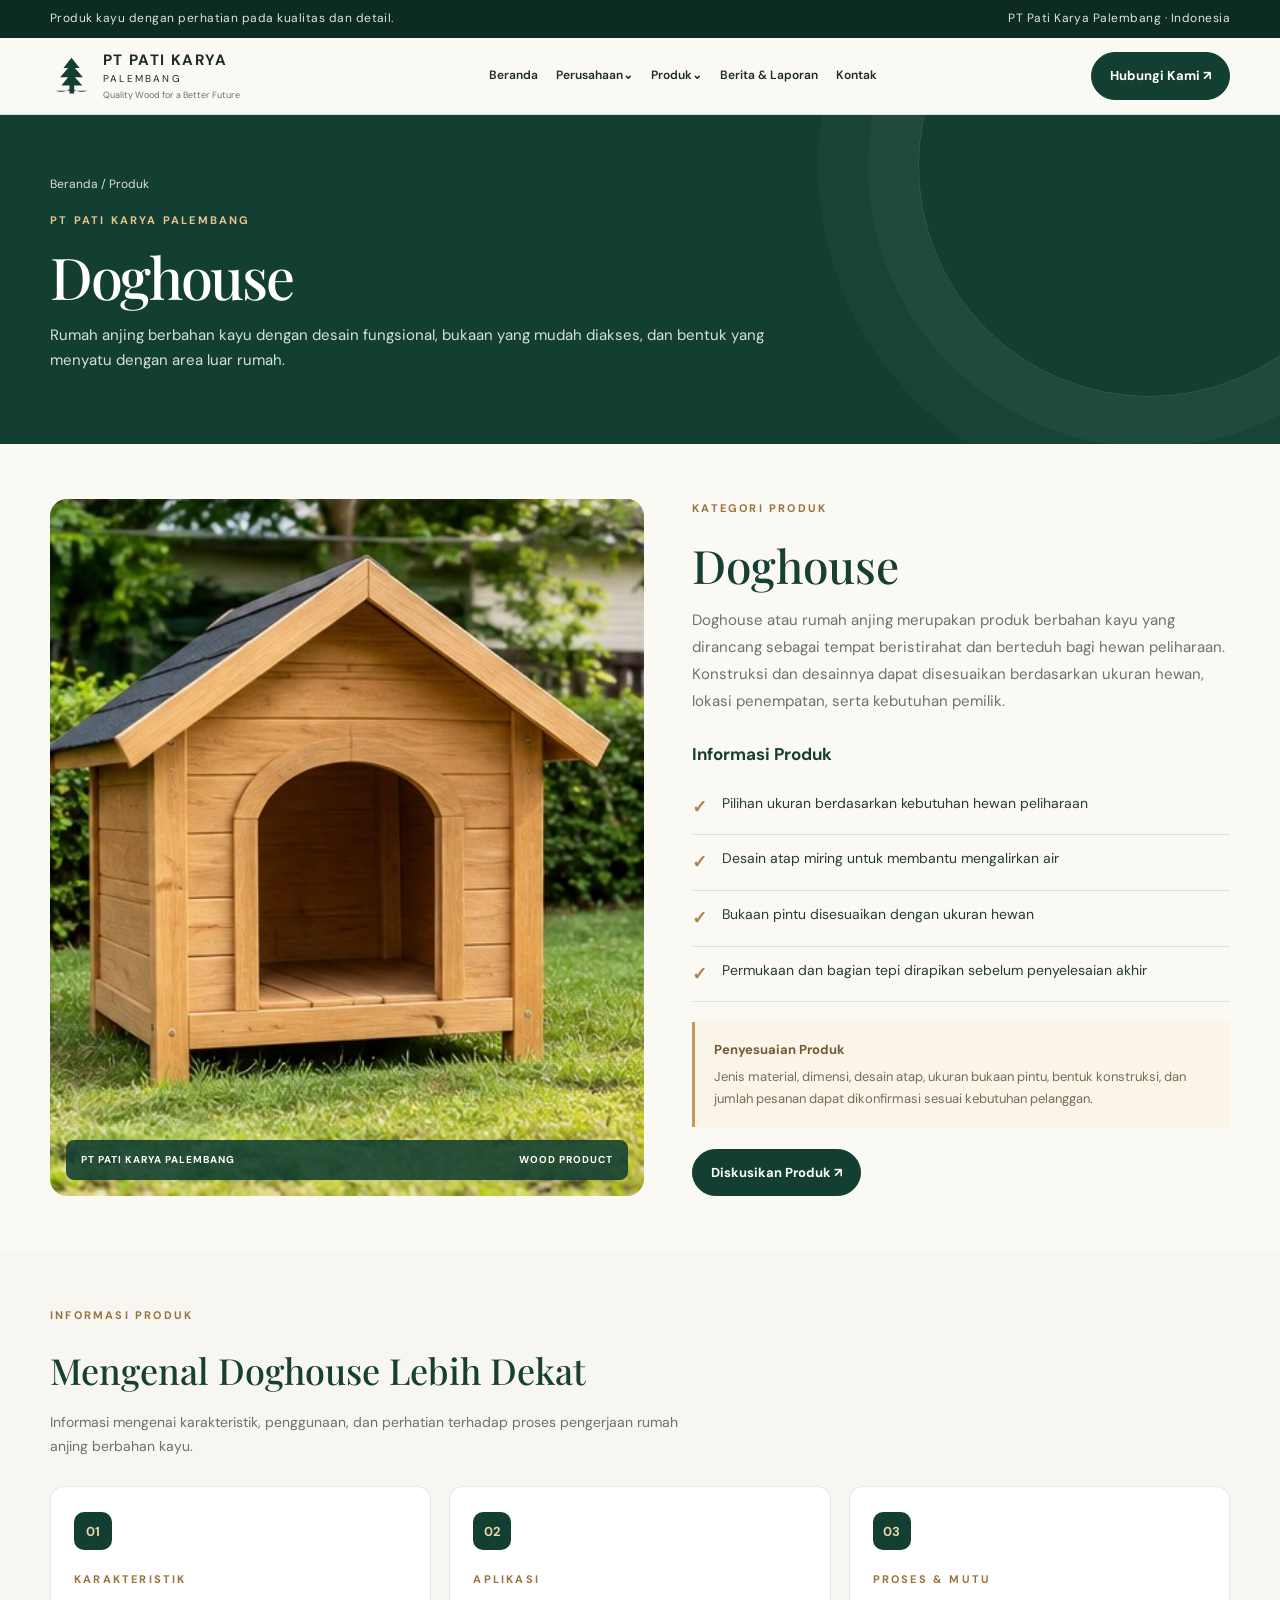
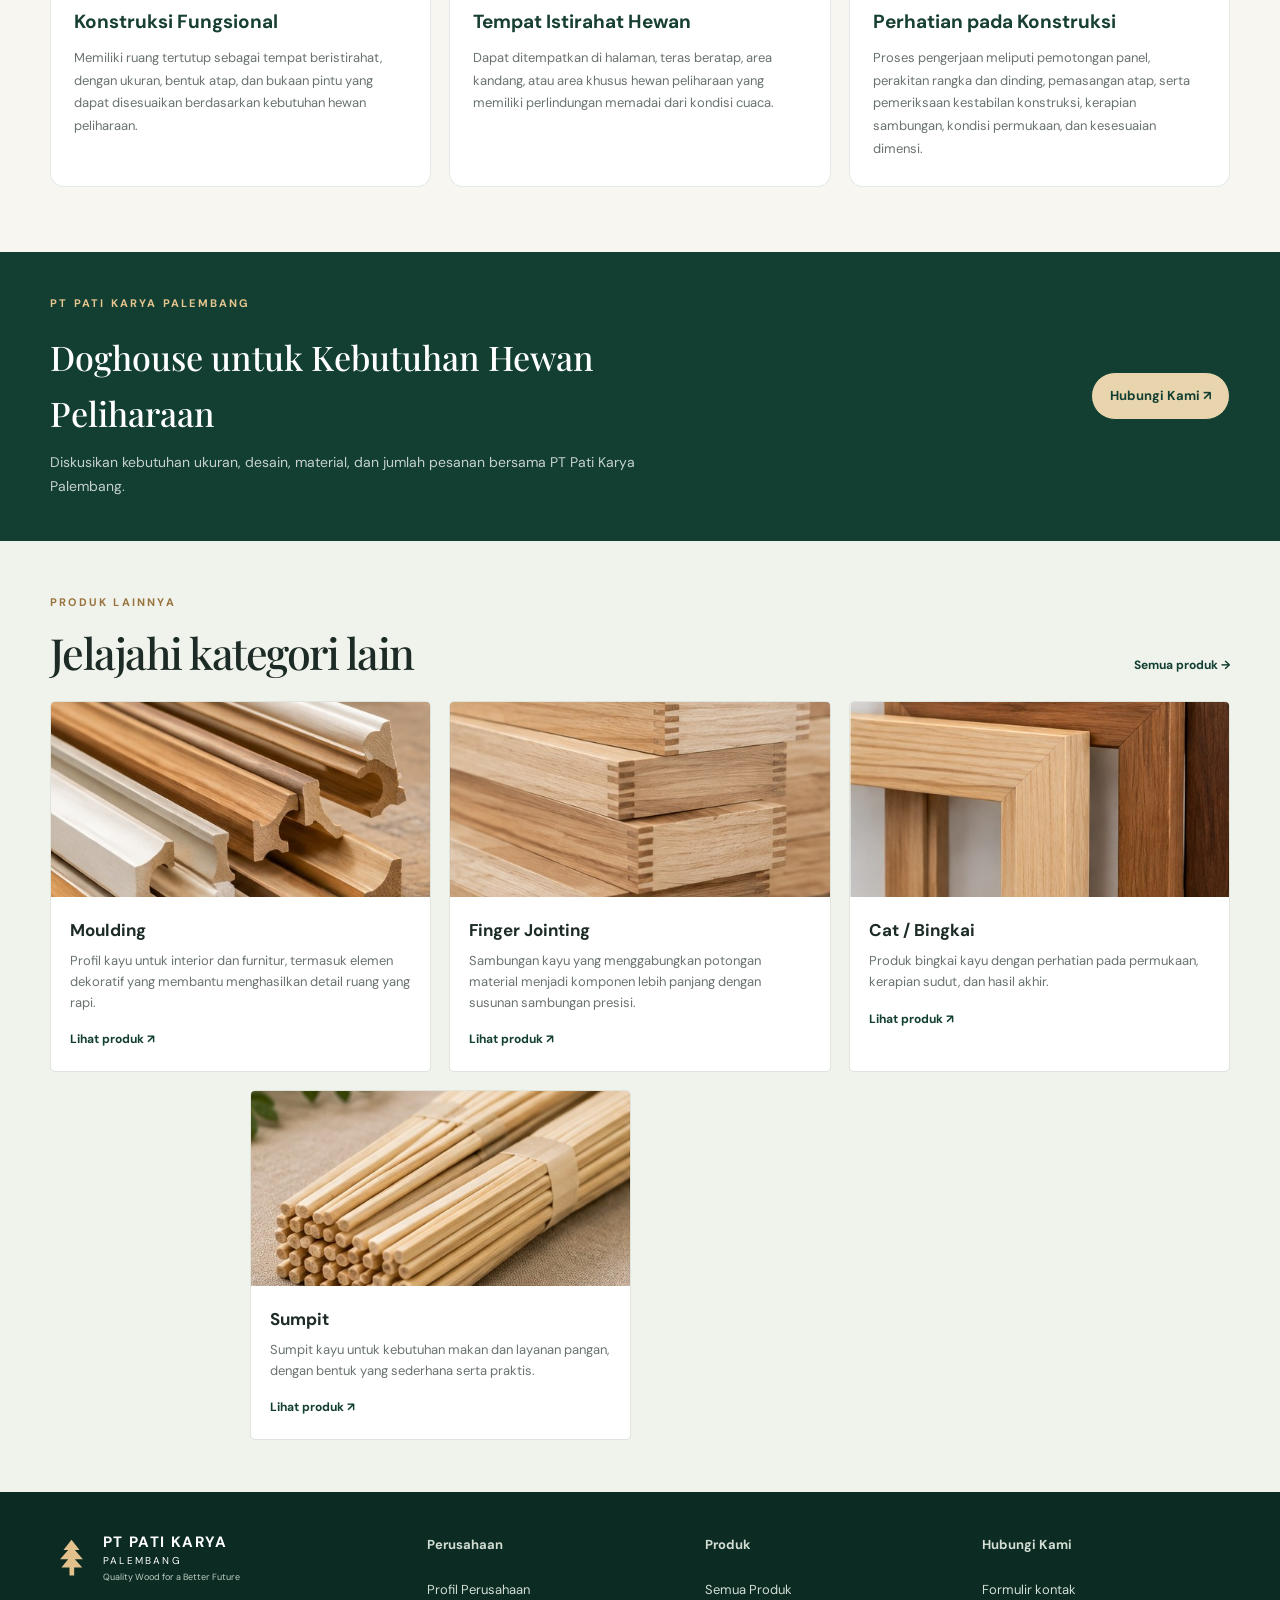
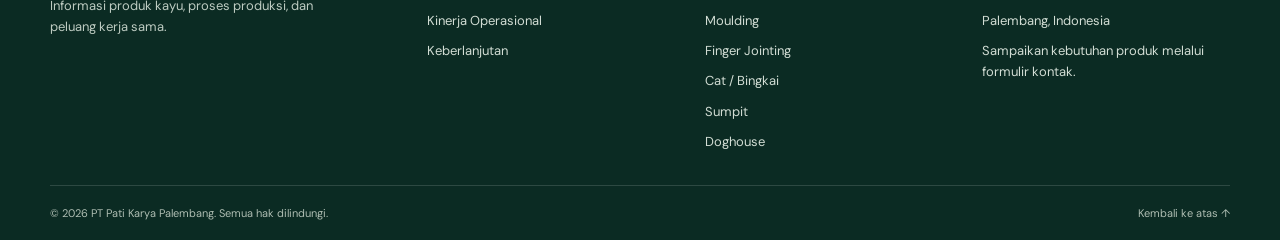
<file: produk/doghouse.html>
﻿<!DOCTYPE html>
<html lang="id">
 <head>
  <meta charset="UTF-8">
  <meta content="width=device-width,initial-scale=1" name="viewport"/>
  <meta content="Informasi PT Pati Karya Palembang" name="description"/>
  <meta content="#123f32" name="theme-color"/>
  <title>
   Doghouse | PT Pati Karya Palembang
  </title>
  <link href="../assets/css/style.css" rel="stylesheet"/>
 <link rel="icon" type="image/png" href="../assets/img/favicon.png">
</head>
 <body id="top">
  <div class="topbar">
   <div class="container">
    <span>
     Produk kayu dengan perhatian pada kualitas dan detail.
    </span>
    <span>
     PT Pati Karya Palembang · Indonesia
    </span>
   </div>
  </div>
  <header class="header">
   <div class="container nav">
    <a class="brand" href="../index.html">
     <span class="brand-mark">
      <svg viewBox="0 0 64 64">
       <path d="M32 5 20 20h7L15 34h12L17 46h12v12h7V46h12L37 34h12L37 20h7L32 5Z">
       </path>
       <path d="M8 54c10 3 17 1 24-4 7 5 14 7 24 4">
       </path>
      </svg>
     </span>
     <span class="brand-copy">
      <strong>
       PT PATI KARYA
      </strong>
      <small>
       PALEMBANG
      </small>
      <em>
       Quality Wood for a Better Future
      </em>
     </span>
    </a>
    <button aria-expanded="false" aria-label="Buka navigasi" class="menu-toggle">
     ☰
    </button>
    <nav class="navlinks">
     <a class="" href="../index.html">
      Beranda
     </a>
     <div class="navgroup">
      <button aria-haspopup="true" type="button">
       Perusahaan⌄
      </button>
      <div class="dropdown">
       <a href="../perusahaan.html">
        Profil Perusahaan
       </a>
       <a href="../kinerja.html">
        Kinerja Operasional
       </a>
       <a href="../keberlanjutan.html">
        Keberlanjutan
       </a>
      </div>
     </div>
     <div class="navgroup">
      <button aria-haspopup="true" type="button">
       Produk⌄
      </button>
      <div class="dropdown">
       <a href="../produk.html">
        Semua Produk
       </a>
       <a href="moulding.html">
        Moulding
       </a>
       <a href="finger-jointing.html">
        Finger Jointing
       </a>
       <a href="cat-bingkai.html">
        Cat / Bingkai
       </a>
       <a href="sumpit.html">
        Sumpit
       </a>
       <a href="doghouse.html">
        Doghouse
       </a>
      </div>
     </div>
     <a class="" href="../berita.html">
      Berita &amp; Laporan
     </a>
     <a class="" href="../kontak.html">
      Kontak
     </a>
    </nav>
    <a class="nav-cta" href="../kontak.html">
     Hubungi Kami ↗
    </a>
   </div>
  </header>
  <main>
   <section class="page-hero">
    <div class="container">
     <div class="breadcrumb">
      <a href="../index.html">
       Beranda
      </a>
      / Produk
     </div>
     <p class="eyebrow light">
      PT PATI KARYA PALEMBANG
     </p>
     <h1>
      Doghouse
     </h1>
     <p>
      Rumah anjing berbahan kayu dengan desain fungsional, bukaan yang mudah diakses, dan bentuk yang menyatu dengan area luar rumah.
     </p>
    </div>
   </section>
  <section class="section product-detail-section">
  <div class="container product-detail-layout">
    <div class="product-visual">
      <img src="../assets/img/doghouse.jpg" alt="Doghouse berbahan kayu"/>
      <div class="product-image-caption">
        <span>PT PATI KARYA PALEMBANG</span>
        <span>WOOD PRODUCT</span>
      </div>
    </div>

    <div class="product-information">
      <p class="eyebrow">KATEGORI PRODUK</p>
      <h2>Doghouse</h2>

      <p class="product-description">
        Doghouse atau rumah anjing merupakan produk berbahan kayu yang
        dirancang sebagai tempat beristirahat dan berteduh bagi hewan
        peliharaan. Konstruksi dan desainnya dapat disesuaikan berdasarkan
        ukuran hewan, lokasi penempatan, serta kebutuhan pemilik.
      </p>

      <div class="product-specification">
        <h3>Informasi Produk</h3>
        <ul class="product-spec-list">
          <li>
            <span class="spec-check">✓</span>
            <span>Pilihan ukuran berdasarkan kebutuhan hewan peliharaan</span>
          </li>
          <li>
            <span class="spec-check">✓</span>
            <span>Desain atap miring untuk membantu mengalirkan air</span>
          </li>
          <li>
            <span class="spec-check">✓</span>
            <span>Bukaan pintu disesuaikan dengan ukuran hewan</span>
          </li>
          <li>
            <span class="spec-check">✓</span>
            <span>Permukaan dan bagian tepi dirapikan sebelum penyelesaian akhir</span>
          </li>
        </ul>
      </div>

      <div class="product-note">
        <strong>Penyesuaian Produk</strong>
        <p>
          Jenis material, dimensi, desain atap, ukuran bukaan pintu,
          bentuk konstruksi, dan jumlah pesanan dapat dikonfirmasi
          sesuai kebutuhan pelanggan.
        </p>
      </div>

      <a class="btn product-contact-btn" href="../kontak.html">
        Diskusikan Produk ↗
      </a>
    </div>
  </div>
</section>

<section class="section product-benefit-section">
  <div class="container">
    <div class="product-section-heading">
      <p class="eyebrow">INFORMASI PRODUK</p>
      <h2>Mengenal Doghouse Lebih Dekat</h2>
      <p>
        Informasi mengenai karakteristik, penggunaan, dan perhatian
        terhadap proses pengerjaan rumah anjing berbahan kayu.
      </p>
    </div>

    <div class="product-benefit-grid">
      <article class="product-benefit-card">
        <span class="benefit-number">01</span>
        <p class="eyebrow">KARAKTERISTIK</p>
        <h3>Konstruksi Fungsional</h3>
        <p>
          Memiliki ruang tertutup sebagai tempat beristirahat,
          dengan ukuran, bentuk atap, dan bukaan pintu yang dapat
          disesuaikan berdasarkan kebutuhan hewan peliharaan.
        </p>
      </article>

      <article class="product-benefit-card">
        <span class="benefit-number">02</span>
        <p class="eyebrow">APLIKASI</p>
        <h3>Tempat Istirahat Hewan</h3>
        <p>
          Dapat ditempatkan di halaman, teras beratap, area kandang,
          atau area khusus hewan peliharaan yang memiliki perlindungan
          memadai dari kondisi cuaca.
        </p>
      </article>

      <article class="product-benefit-card">
        <span class="benefit-number">03</span>
        <p class="eyebrow">PROSES & MUTU</p>
        <h3>Perhatian pada Konstruksi</h3>
        <p>
          Proses pengerjaan meliputi pemotongan panel, perakitan
          rangka dan dinding, pemasangan atap, serta pemeriksaan
          kestabilan konstruksi, kerapian sambungan, kondisi
          permukaan, dan kesesuaian dimensi.
        </p>
      </article>
    </div>
  </div>
</section>

<section class="product-cta-section">
  <div class="container product-cta-content">
    <div>
      <p class="eyebrow light">PT PATI KARYA PALEMBANG</p>
      <h2>Doghouse untuk Kebutuhan Hewan Peliharaan</h2>
      <p>
        Diskusikan kebutuhan ukuran, desain, material, dan jumlah
        pesanan bersama PT Pati Karya Palembang.
      </p>
    </div>
    <a class="btn product-cta-btn" href="../kontak.html">
      Hubungi Kami ↗
    </a>
  </div>
</section>
   <section class="section alt">
    <div class="container">
     <div class="section-head">
      <div>
       <p class="eyebrow">
        PRODUK LAINNYA
       </p>
       <h2>
        Jelajahi kategori lain
       </h2>
      </div>
      <a class="text-link" href="../produk.html">
       Semua produk →
      </a>
     </div>
     <div class="grid product-grid">
      <article class="card">
       <img alt="Moulding" src="../assets/img/moulding.jpg"/>
       <div class="card-body">
        <h3>
         Moulding
        </h3>
        <p>
         Profil kayu untuk interior dan furnitur, termasuk elemen dekoratif yang membantu menghasilkan detail ruang yang rapi.
        </p>
        <a class="text-link" href="moulding.html">
         Lihat produk ↗
        </a>
       </div>
      </article>
      <article class="card">
       <img alt="Finger Jointing" src="../assets/img/finger-jointing.jpg"/>
       <div class="card-body">
        <h3>
         Finger Jointing
        </h3>
        <p>
         Sambungan kayu yang menggabungkan potongan material menjadi komponen lebih panjang dengan susunan sambungan presisi.
        </p>
        <a class="text-link" href="finger-jointing.html">
         Lihat produk ↗
        </a>
       </div>
      </article>
      <article class="card">
       <img alt="Cat / Bingkai" src="../assets/img/cat-bingkai.jpg"/>
       <div class="card-body">
        <h3>
         Cat / Bingkai
        </h3>
        <p>
         Produk bingkai kayu dengan perhatian pada permukaan, kerapian sudut, dan hasil akhir.
        </p>
        <a class="text-link" href="cat-bingkai.html">
         Lihat produk ↗
        </a>
       </div>
      </article>
      <article class="card">
       <img alt="Sumpit" src="../assets/img/sumpit.jpg"/>
       <div class="card-body">
        <h3>
         Sumpit
        </h3>
        <p>
         Sumpit kayu untuk kebutuhan makan dan layanan pangan, dengan bentuk yang sederhana serta praktis.
        </p>
        <a class="text-link" href="sumpit.html">
         Lihat produk ↗
        </a>
       </div>
      </article>
     </div>
    </div>
   </section>
  </main>
  <footer class="footer">
   <div class="container footer-main">
    <div>
     <a class="brand brand-footer" href="../index.html">
      <span class="brand-mark">
       <svg viewBox="0 0 64 64">
        <path d="M32 5 20 20h7L15 34h12L17 46h12v12h7V46h12L37 34h12L37 20h7L32 5Z">
        </path>
       </svg>
      </span>
      <span class="brand-copy">
       <strong>
        PT PATI KARYA
       </strong>
       <small>
        PALEMBANG
       </small>
       <em>
        Quality Wood for a Better Future
       </em>
      </span>
     </a>
     <p class="footer-tagline">
      Informasi produk kayu, proses produksi, dan peluang kerja sama.
     </p>
    </div>
    <div class="footer-links">
     <h3>
      Perusahaan
     </h3>
     <a href="../perusahaan.html">
      Profil Perusahaan
     </a>
     <a href="../kinerja.html">
      Kinerja Operasional
     </a>
     <a href="../keberlanjutan.html">
      Keberlanjutan
     </a>
    </div>
    <div class="footer-links">
     <h3>
      Produk
     </h3>
     <a href="../produk.html">
      Semua Produk
     </a>
     <a href="moulding.html">
      Moulding
     </a>
     <a href="finger-jointing.html">
      Finger Jointing
     </a>
     <a href="cat-bingkai.html">
      Cat / Bingkai
     </a>
     <a href="sumpit.html">
      Sumpit
     </a>
     <a href="doghouse.html">
      Doghouse
     </a>
    </div>
    <div class="footer-links">
     <h3>
      Hubungi Kami
     </h3>
     <a href="../kontak.html">
      Formulir kontak
     </a>
     <span>
      Palembang, Indonesia
     </span>
     <span>
      Sampaikan kebutuhan produk melalui formulir kontak.
     </span>
    </div>
   </div>
   <div class="container footer-bottom">
    <span>
     ©
     <span data-year="">
     </span>
     PT Pati Karya Palembang. Semua hak dilindungi.
    </span>
    <a href="#top">
     Kembali ke atas ↑
    </a>
   </div>
  </footer>
  <script src="../assets/js/main.js">
  </script>
 </body>
</html>
</file>
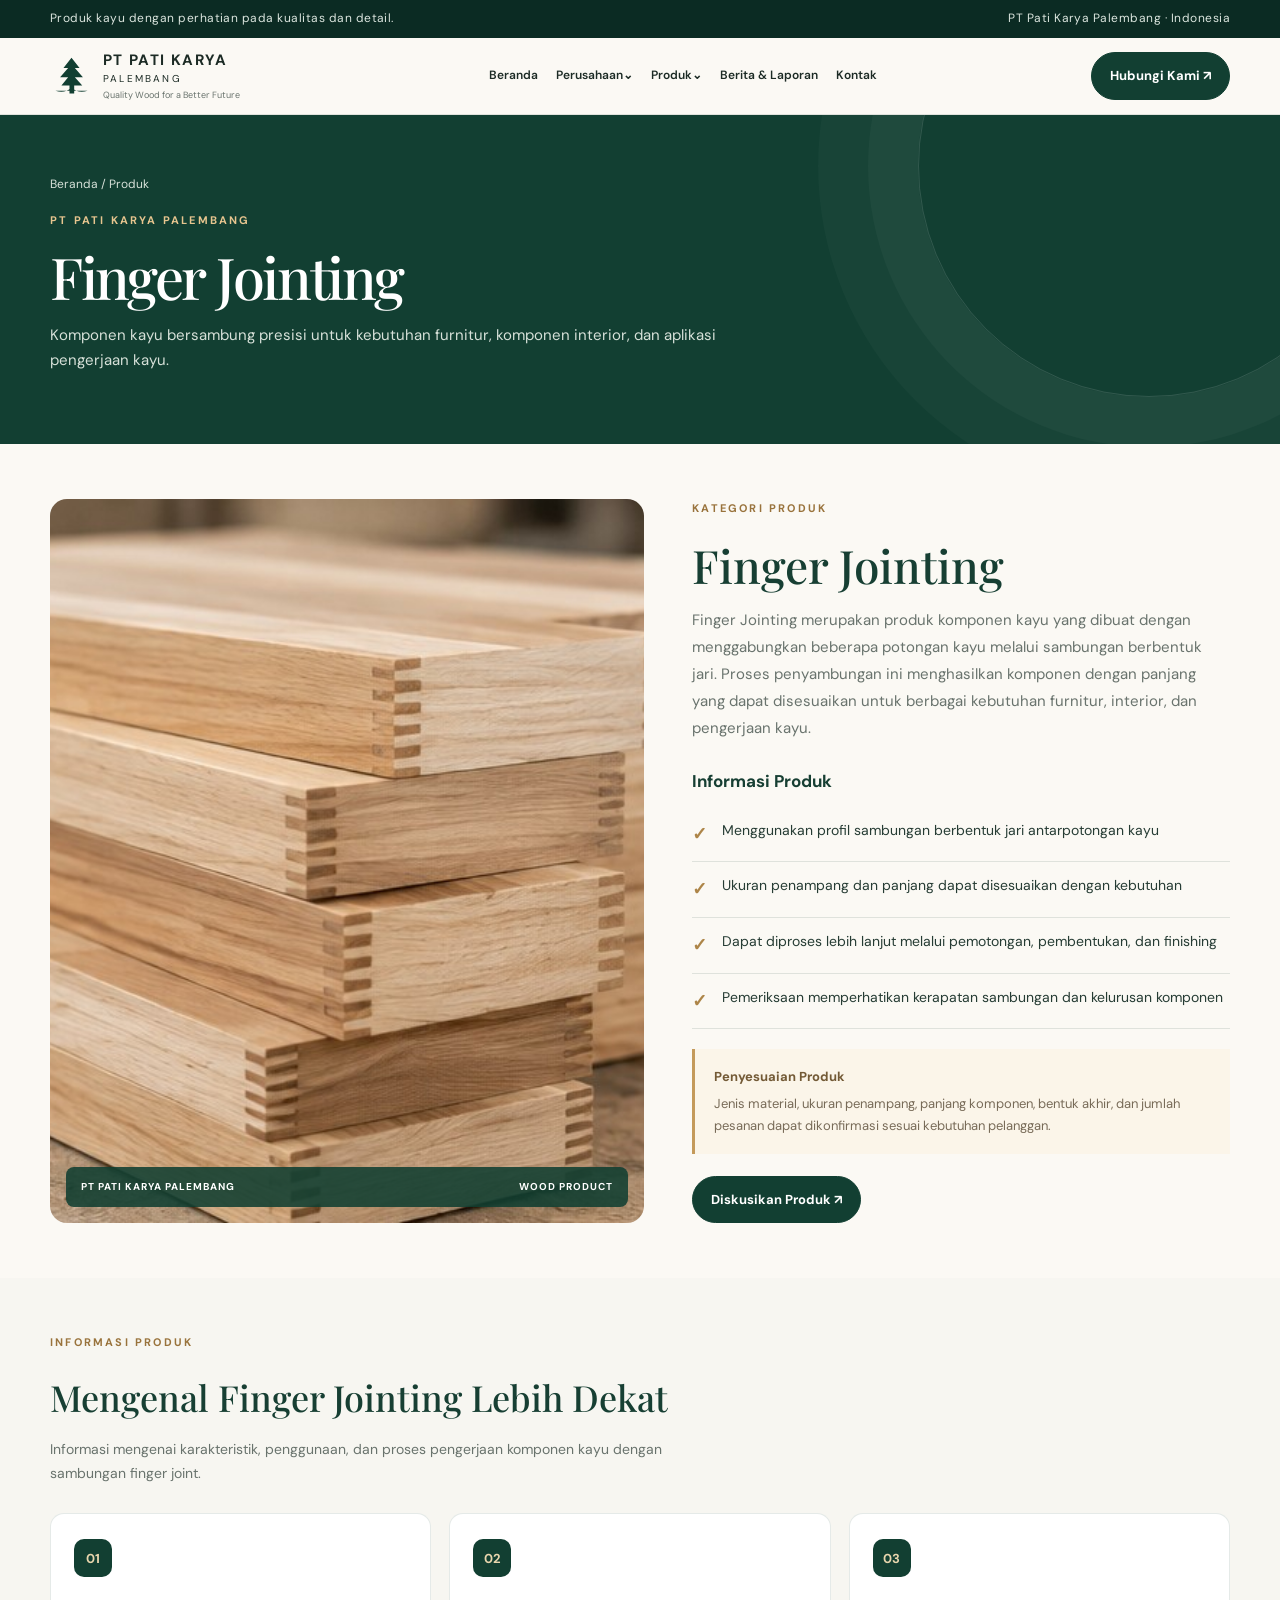
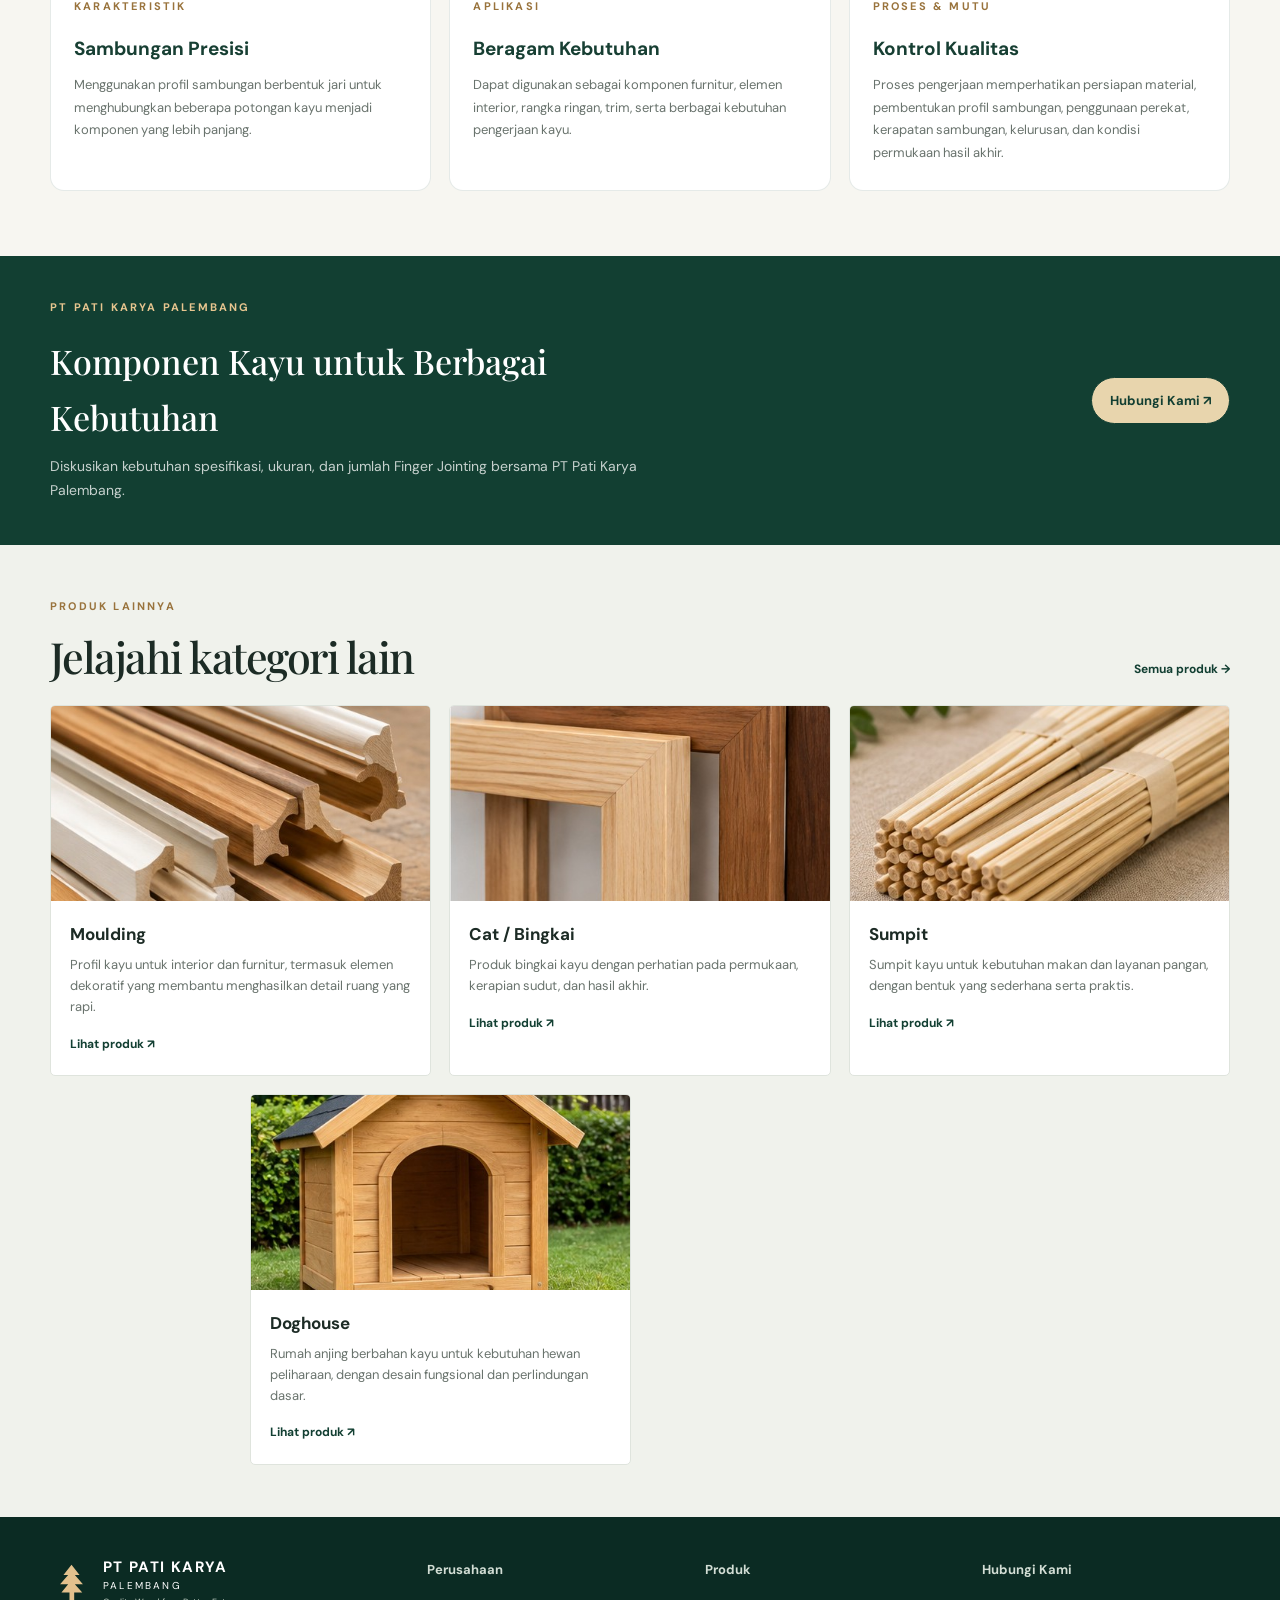
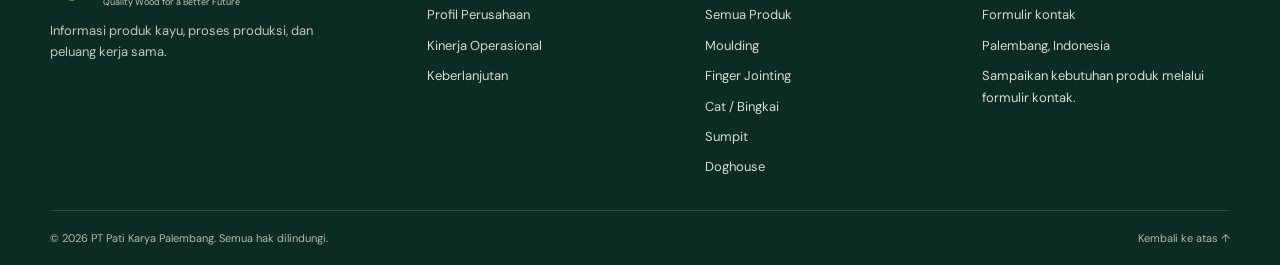
<file: produk/finger-jointing.html>
﻿<!DOCTYPE html>
<html lang="id">
 <head>
  <meta charset="UTF-8">
  <meta content="width=device-width,initial-scale=1" name="viewport"/>
  <meta content="Informasi PT Pati Karya Palembang" name="description"/>
  <meta content="#123f32" name="theme-color"/>
  <title>
   Finger Jointing | PT Pati Karya Palembang
  </title>
  <link href="../assets/css/style.css" rel="stylesheet"/>
 <link rel="icon" type="image/png" href="../assets/img/favicon.png">
</head>
 <body id="top">
  <div class="topbar">
   <div class="container">
    <span>
     Produk kayu dengan perhatian pada kualitas dan detail.
    </span>
    <span>
     PT Pati Karya Palembang · Indonesia
    </span>
   </div>
  </div>
  <header class="header">
   <div class="container nav">
    <a class="brand" href="../index.html">
     <span class="brand-mark">
      <svg viewBox="0 0 64 64">
       <path d="M32 5 20 20h7L15 34h12L17 46h12v12h7V46h12L37 34h12L37 20h7L32 5Z">
       </path>
       <path d="M8 54c10 3 17 1 24-4 7 5 14 7 24 4">
       </path>
      </svg>
     </span>
     <span class="brand-copy">
      <strong>
       PT PATI KARYA
      </strong>
      <small>
       PALEMBANG
      </small>
      <em>
       Quality Wood for a Better Future
      </em>
     </span>
    </a>
    <button aria-expanded="false" aria-label="Buka navigasi" class="menu-toggle">
     ☰
    </button>
    <nav class="navlinks">
     <a class="" href="../index.html">
      Beranda
     </a>
     <div class="navgroup">
      <button aria-haspopup="true" type="button">
       Perusahaan⌄
      </button>
      <div class="dropdown">
       <a href="../perusahaan.html">
        Profil Perusahaan
       </a>
       <a href="../kinerja.html">
        Kinerja Operasional
       </a>
       <a href="../keberlanjutan.html">
        Keberlanjutan
       </a>
      </div>
     </div>
     <div class="navgroup">
      <button aria-haspopup="true" type="button">
       Produk⌄
      </button>
      <div class="dropdown">
       <a href="../produk.html">
        Semua Produk
       </a>
       <a href="moulding.html">
        Moulding
       </a>
       <a href="finger-jointing.html">
        Finger Jointing
       </a>
       <a href="cat-bingkai.html">
        Cat / Bingkai
       </a>
       <a href="sumpit.html">
        Sumpit
       </a>
       <a href="doghouse.html">
        Doghouse
       </a>
      </div>
     </div>
     <a class="" href="../berita.html">
      Berita &amp; Laporan
     </a>
     <a class="" href="../kontak.html">
      Kontak
     </a>
    </nav>
    <a class="nav-cta" href="../kontak.html">
     Hubungi Kami ↗
    </a>
   </div>
  </header>
  <main>
   <section class="page-hero">
    <div class="container">
     <div class="breadcrumb">
      <a href="../index.html">
       Beranda
      </a>
      / Produk
     </div>
     <p class="eyebrow light">
      PT PATI KARYA PALEMBANG
     </p>
     <h1>
      Finger Jointing
     </h1>
     <p>
      Komponen kayu bersambung presisi untuk kebutuhan furnitur, komponen interior, dan aplikasi pengerjaan kayu.
     </p>
    </div>
   </section>
  <section class="section product-detail-section">
  <div class="container product-detail-layout">
    <div class="product-visual">
      <img src="../assets/img/finger-jointing.jpg" alt="Produk Finger Jointing berbahan kayu"/>
      <div class="product-image-caption">
        <span>PT PATI KARYA PALEMBANG</span>
        <span>WOOD PRODUCT</span>
      </div>
    </div>

    <div class="product-information">
      <p class="eyebrow">KATEGORI PRODUK</p>
      <h2>Finger Jointing</h2>

      <p class="product-description">
        Finger Jointing merupakan produk komponen kayu yang dibuat dengan
        menggabungkan beberapa potongan kayu melalui sambungan berbentuk
        jari. Proses penyambungan ini menghasilkan komponen dengan panjang
        yang dapat disesuaikan untuk berbagai kebutuhan furnitur, interior,
        dan pengerjaan kayu.
      </p>

      <div class="product-specification">
        <h3>Informasi Produk</h3>
        <ul class="product-spec-list">
          <li>
            <span class="spec-check">✓</span>
            <span>Menggunakan profil sambungan berbentuk jari antarpotongan kayu</span>
          </li>
          <li>
            <span class="spec-check">✓</span>
            <span>Ukuran penampang dan panjang dapat disesuaikan dengan kebutuhan</span>
          </li>
          <li>
            <span class="spec-check">✓</span>
            <span>Dapat diproses lebih lanjut melalui pemotongan, pembentukan, dan finishing</span>
          </li>
          <li>
            <span class="spec-check">✓</span>
            <span>Pemeriksaan memperhatikan kerapatan sambungan dan kelurusan komponen</span>
          </li>
        </ul>
      </div>

      <div class="product-note">
        <strong>Penyesuaian Produk</strong>
        <p>
          Jenis material, ukuran penampang, panjang komponen, bentuk akhir,
          dan jumlah pesanan dapat dikonfirmasi sesuai kebutuhan pelanggan.
        </p>
      </div>

      <a class="btn product-contact-btn" href="../kontak.html">
        Diskusikan Produk ↗
      </a>
    </div>
  </div>
</section>

<section class="section product-benefit-section">
  <div class="container">
    <div class="product-section-heading">
      <p class="eyebrow">INFORMASI PRODUK</p>
      <h2>Mengenal Finger Jointing Lebih Dekat</h2>
      <p>
        Informasi mengenai karakteristik, penggunaan, dan proses pengerjaan
        komponen kayu dengan sambungan finger joint.
      </p>
    </div>

    <div class="product-benefit-grid">
      <article class="product-benefit-card">
        <span class="benefit-number">01</span>
        <p class="eyebrow">KARAKTERISTIK</p>
        <h3>Sambungan Presisi</h3>
        <p>
          Menggunakan profil sambungan berbentuk jari untuk menghubungkan
          beberapa potongan kayu menjadi komponen yang lebih panjang.
        </p>
      </article>

      <article class="product-benefit-card">
        <span class="benefit-number">02</span>
        <p class="eyebrow">APLIKASI</p>
        <h3>Beragam Kebutuhan</h3>
        <p>
          Dapat digunakan sebagai komponen furnitur, elemen interior,
          rangka ringan, trim, serta berbagai kebutuhan pengerjaan kayu.
        </p>
      </article>

      <article class="product-benefit-card">
        <span class="benefit-number">03</span>
        <p class="eyebrow">PROSES & MUTU</p>
        <h3>Kontrol Kualitas</h3>
        <p>
          Proses pengerjaan memperhatikan persiapan material, pembentukan
          profil sambungan, penggunaan perekat, kerapatan sambungan,
          kelurusan, dan kondisi permukaan hasil akhir.
        </p>
      </article>
    </div>
  </div>
</section>

<section class="product-cta-section">
  <div class="container product-cta-content">
    <div>
      <p class="eyebrow light">PT PATI KARYA PALEMBANG</p>
      <h2>Komponen Kayu untuk Berbagai Kebutuhan</h2>
      <p>
        Diskusikan kebutuhan spesifikasi, ukuran, dan jumlah Finger Jointing
        bersama PT Pati Karya Palembang.
      </p>
    </div>
    <a class="btn product-cta-btn" href="../kontak.html">
      Hubungi Kami ↗
    </a>
  </div>
</section>
   <section class="section alt">
    <div class="container">
     <div class="section-head">
      <div>
       <p class="eyebrow">
        PRODUK LAINNYA
       </p>
       <h2>
        Jelajahi kategori lain
       </h2>
      </div>
      <a class="text-link" href="../produk.html">
       Semua produk →
      </a>
     </div>
     <div class="grid product-grid">
      <article class="card">
       <img alt="Moulding" src="../assets/img/moulding.jpg"/>
       <div class="card-body">
        <h3>
         Moulding
        </h3>
        <p>
         Profil kayu untuk interior dan furnitur, termasuk elemen dekoratif yang membantu menghasilkan detail ruang yang rapi.
        </p>
        <a class="text-link" href="moulding.html">
         Lihat produk ↗
        </a>
       </div>
      </article>
      <article class="card">
       <img alt="Cat / Bingkai" src="../assets/img/cat-bingkai.jpg"/>
       <div class="card-body">
        <h3>
         Cat / Bingkai
        </h3>
        <p>
         Produk bingkai kayu dengan perhatian pada permukaan, kerapian sudut, dan hasil akhir.
        </p>
        <a class="text-link" href="cat-bingkai.html">
         Lihat produk ↗
        </a>
       </div>
      </article>
      <article class="card">
       <img alt="Sumpit" src="../assets/img/sumpit.jpg"/>
       <div class="card-body">
        <h3>
         Sumpit
        </h3>
        <p>
         Sumpit kayu untuk kebutuhan makan dan layanan pangan, dengan bentuk yang sederhana serta praktis.
        </p>
        <a class="text-link" href="sumpit.html">
         Lihat produk ↗
        </a>
       </div>
      </article>
      <article class="card">
       <img alt="Doghouse" src="../assets/img/doghouse.jpg"/>
       <div class="card-body">
        <h3>
         Doghouse
        </h3>
        <p>
         Rumah anjing berbahan kayu untuk kebutuhan hewan peliharaan, dengan desain fungsional dan perlindungan dasar.
        </p>
        <a class="text-link" href="doghouse.html">
         Lihat produk ↗
        </a>
       </div>
      </article>
     </div>
    </div>
   </section>
  </main>
  <footer class="footer">
   <div class="container footer-main">
    <div>
     <a class="brand brand-footer" href="../index.html">
      <span class="brand-mark">
       <svg viewBox="0 0 64 64">
        <path d="M32 5 20 20h7L15 34h12L17 46h12v12h7V46h12L37 34h12L37 20h7L32 5Z">
        </path>
       </svg>
      </span>
      <span class="brand-copy">
       <strong>
        PT PATI KARYA
       </strong>
       <small>
        PALEMBANG
       </small>
       <em>
        Quality Wood for a Better Future
       </em>
      </span>
     </a>
     <p class="footer-tagline">
      Informasi produk kayu, proses produksi, dan peluang kerja sama.
     </p>
    </div>
    <div class="footer-links">
     <h3>
      Perusahaan
     </h3>
     <a href="../perusahaan.html">
      Profil Perusahaan
     </a>
     <a href="../kinerja.html">
      Kinerja Operasional
     </a>
     <a href="../keberlanjutan.html">
      Keberlanjutan
     </a>
    </div>
    <div class="footer-links">
     <h3>
      Produk
     </h3>
     <a href="../produk.html">
      Semua Produk
     </a>
     <a href="moulding.html">
      Moulding
     </a>
     <a href="finger-jointing.html">
      Finger Jointing
     </a>
     <a href="cat-bingkai.html">
      Cat / Bingkai
     </a>
     <a href="sumpit.html">
      Sumpit
     </a>
     <a href="doghouse.html">
      Doghouse
     </a>
    </div>
    <div class="footer-links">
     <h3>
      Hubungi Kami
     </h3>
     <a href="../kontak.html">
      Formulir kontak
     </a>
     <span>
      Palembang, Indonesia
     </span>
     <span>
      Sampaikan kebutuhan produk melalui formulir kontak.
     </span>
    </div>
   </div>
   <div class="container footer-bottom">
    <span>
     ©
     <span data-year="">
     </span>
     PT Pati Karya Palembang. Semua hak dilindungi.
    </span>
    <a href="#top">
     Kembali ke atas ↑
    </a>
   </div>
  </footer>
  <script src="../assets/js/main.js">
  </script>
 </body>
</html>
</file>
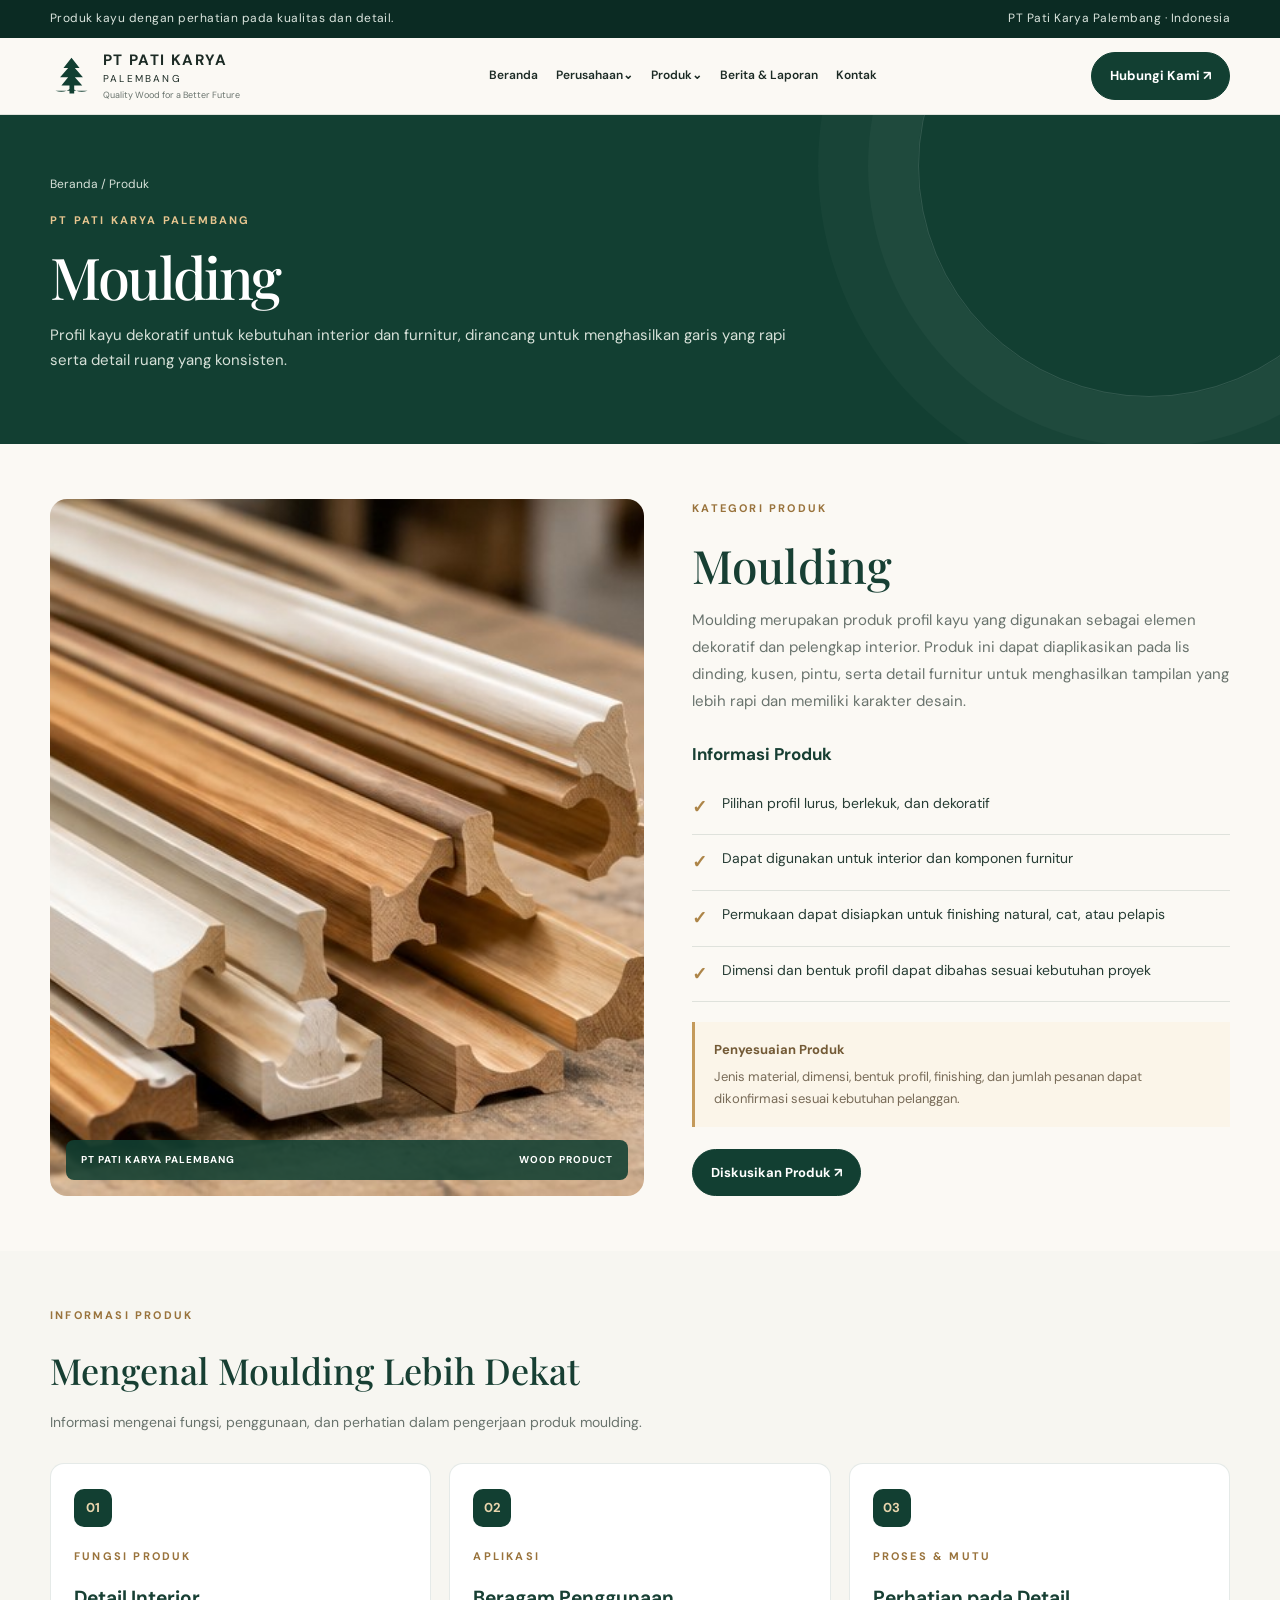
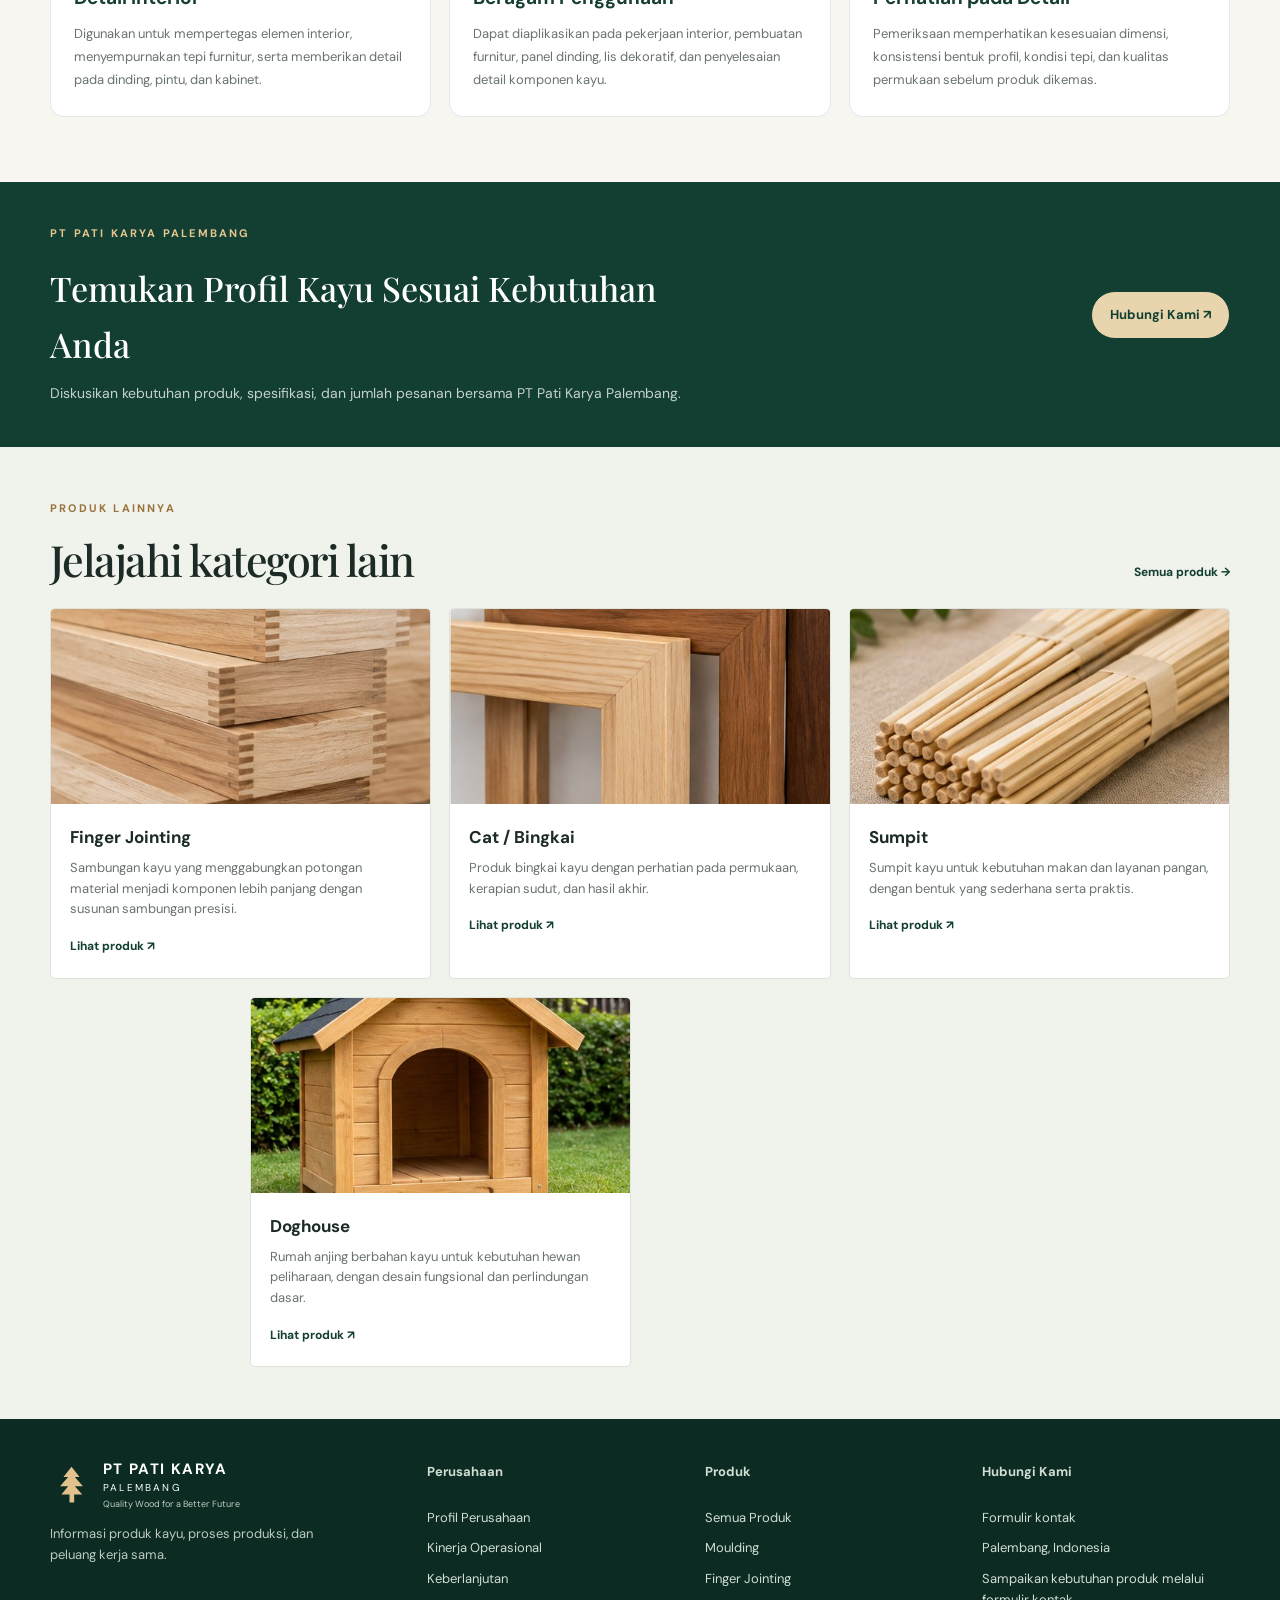
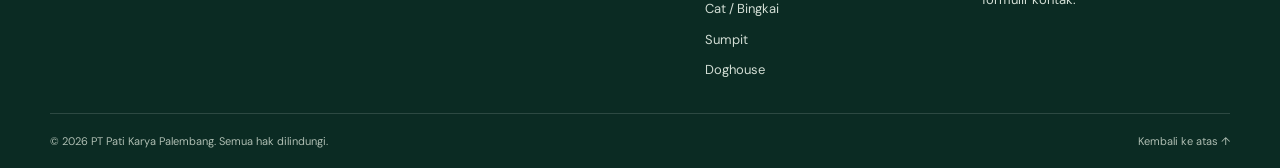
<file: produk/moulding.html>
﻿<!DOCTYPE html>
<html lang="id">
 <head>
  <meta charset="UTF-8">
  <meta content="width=device-width,initial-scale=1" name="viewport"/>
  <meta content="Informasi PT Pati Karya Palembang" name="description"/>
  <meta content="#123f32" name="theme-color"/>
  <title>
   Moulding | PT Pati Karya Palembang
  </title>
  <link href="../assets/css/style.css" rel="stylesheet"/>
 <link rel="icon" type="image/png" href="../assets/img/favicon.png">
</head>
 <body id="top">
  <div class="topbar">
   <div class="container">
    <span>
     Produk kayu dengan perhatian pada kualitas dan detail.
    </span>
    <span>
     PT Pati Karya Palembang · Indonesia
    </span>
   </div>
  </div>
  <header class="header">
   <div class="container nav">
    <a class="brand" href="../index.html">
     <span class="brand-mark">
      <svg viewBox="0 0 64 64">
       <path d="M32 5 20 20h7L15 34h12L17 46h12v12h7V46h12L37 34h12L37 20h7L32 5Z">
       </path>
       <path d="M8 54c10 3 17 1 24-4 7 5 14 7 24 4">
       </path>
      </svg>
     </span>
     <span class="brand-copy">
      <strong>
       PT PATI KARYA
      </strong>
      <small>
       PALEMBANG
      </small>
      <em>
       Quality Wood for a Better Future
      </em>
     </span>
    </a>
    <button aria-expanded="false" aria-label="Buka navigasi" class="menu-toggle">
     ☰
    </button>
    <nav class="navlinks">
     <a class="" href="../index.html">
      Beranda
     </a>
     <div class="navgroup">
      <button aria-haspopup="true" type="button">
       Perusahaan⌄
      </button>
      <div class="dropdown">
       <a href="../perusahaan.html">
        Profil Perusahaan
       </a>
       <a href="../kinerja.html">
        Kinerja Operasional
       </a>
       <a href="../keberlanjutan.html">
        Keberlanjutan
       </a>
      </div>
     </div>
     <div class="navgroup">
      <button aria-haspopup="true" type="button">
       Produk⌄
      </button>
      <div class="dropdown">
       <a href="../produk.html">
        Semua Produk
       </a>
       <a href="moulding.html">
        Moulding
       </a>
       <a href="finger-jointing.html">
        Finger Jointing
       </a>
       <a href="cat-bingkai.html">
        Cat / Bingkai
       </a>
       <a href="sumpit.html">
        Sumpit
       </a>
       <a href="doghouse.html">
        Doghouse
       </a>
      </div>
     </div>
     <a class="" href="../berita.html">
      Berita &amp; Laporan
     </a>
     <a class="" href="../kontak.html">
      Kontak
     </a>
    </nav>
    <a class="nav-cta" href="../kontak.html">
     Hubungi Kami ↗
    </a>
   </div>
  </header>
  <main>
   <section class="page-hero">
    <div class="container">
     <div class="breadcrumb">
      <a href="../index.html">
       Beranda
      </a>
      / Produk
     </div>
     <p class="eyebrow light">
      PT PATI KARYA PALEMBANG
     </p>
     <h1>
      Moulding
     </h1>
     <p>
      Profil kayu dekoratif untuk kebutuhan interior dan furnitur, dirancang untuk menghasilkan garis yang rapi serta detail ruang yang konsisten.
     </p>
    </div>
   </section>
   
<section class="section product-detail-section">
  <div class="container product-detail-layout">

    <div class="product-visual">
      <img
        src="../assets/img/moulding.jpg"
        alt="Produk moulding berbahan kayu"
      />
      <div class="product-image-caption">
        <span>PT PATI KARYA PALEMBANG</span>
        <span>WOOD PRODUCT</span>
      </div>
    </div>

    <div class="product-information">
      <p class="eyebrow">KATEGORI PRODUK</p>

      <h2>Moulding</h2>

      <p class="product-description">
        Moulding merupakan produk profil kayu yang digunakan sebagai
        elemen dekoratif dan pelengkap interior. Produk ini dapat
        diaplikasikan pada lis dinding, kusen, pintu, serta detail
        furnitur untuk menghasilkan tampilan yang lebih rapi dan
        memiliki karakter desain.
      </p>

      <div class="product-specification">
        <h3>Informasi Produk</h3>

        <ul class="product-spec-list">
          <li>
            <span class="spec-check">✓</span>
            <span>Pilihan profil lurus, berlekuk, dan dekoratif</span>
          </li>
          <li>
            <span class="spec-check">✓</span>
            <span>Dapat digunakan untuk interior dan komponen furnitur</span>
          </li>
          <li>
            <span class="spec-check">✓</span>
            <span>Permukaan dapat disiapkan untuk finishing natural, cat, atau pelapis</span>
          </li>
          <li>
            <span class="spec-check">✓</span>
            <span>Dimensi dan bentuk profil dapat dibahas sesuai kebutuhan proyek</span>
          </li>
        </ul>
      </div>

      <div class="product-note">
        <strong>Penyesuaian Produk</strong>
        <p>
          Jenis material, dimensi, bentuk profil, finishing, dan jumlah
          pesanan dapat dikonfirmasi sesuai kebutuhan pelanggan.
        </p>
      </div>

      <a class="btn product-contact-btn" href="../kontak.html">
        Diskusikan Produk ↗
      </a>
    </div>

  </div>
</section>

<section class="section product-benefit-section">
  <div class="container">

    <div class="product-section-heading">
      <p class="eyebrow">INFORMASI PRODUK</p>
      <h2>Mengenal Moulding Lebih Dekat</h2>
      <p>
        Informasi mengenai fungsi, penggunaan, dan perhatian dalam
        pengerjaan produk moulding.
      </p>
    </div>

    <div class="product-benefit-grid">

      <article class="product-benefit-card">
        <span class="benefit-number">01</span>
        <p class="eyebrow">FUNGSI PRODUK</p>
        <h3>Detail Interior</h3>
        <p>
          Digunakan untuk mempertegas elemen interior, menyempurnakan
          tepi furnitur, serta memberikan detail pada dinding, pintu,
          dan kabinet.
        </p>
      </article>

      <article class="product-benefit-card">
        <span class="benefit-number">02</span>
        <p class="eyebrow">APLIKASI</p>
        <h3>Beragam Penggunaan</h3>
        <p>
          Dapat diaplikasikan pada pekerjaan interior, pembuatan
          furnitur, panel dinding, lis dekoratif, dan penyelesaian
          detail komponen kayu.
        </p>
      </article>

      <article class="product-benefit-card">
        <span class="benefit-number">03</span>
        <p class="eyebrow">PROSES & MUTU</p>
        <h3>Perhatian pada Detail</h3>
        <p>
          Pemeriksaan memperhatikan kesesuaian dimensi, konsistensi
          bentuk profil, kondisi tepi, dan kualitas permukaan sebelum
          produk dikemas.
        </p>
      </article>

    </div>

  </div>
</section>

<section class="product-cta-section">
  <div class="container product-cta-content">
    <div>
      <p class="eyebrow light">PT PATI KARYA PALEMBANG</p>
      <h2>Temukan Profil Kayu Sesuai Kebutuhan Anda</h2>
      <p>
        Diskusikan kebutuhan produk, spesifikasi, dan jumlah pesanan
        bersama PT Pati Karya Palembang.
      </p>
    </div>
    <a class="btn product-cta-btn" href="../kontak.html">
      Hubungi Kami ↗
    </a>
  </div>
</section>

   <section class="section alt">
    <div class="container">
     <div class="section-head">
      <div>
       <p class="eyebrow">
        PRODUK LAINNYA
       </p>
       <h2>
        Jelajahi kategori lain
       </h2>
      </div>
      <a class="text-link" href="../produk.html">
       Semua produk →
      </a>
     </div>
     <div class="grid product-grid">
      <article class="card">
       <img alt="Finger Jointing" src="../assets/img/finger-jointing.jpg"/>
       <div class="card-body">
        <h3>
         Finger Jointing
        </h3>
        <p>
         Sambungan kayu yang menggabungkan potongan material menjadi komponen lebih panjang dengan susunan sambungan presisi.
        </p>
        <a class="text-link" href="finger-jointing.html">
         Lihat produk ↗
        </a>
       </div>
      </article>
      <article class="card">
       <img alt="Cat / Bingkai" src="../assets/img/cat-bingkai.jpg"/>
       <div class="card-body">
        <h3>
         Cat / Bingkai
        </h3>
        <p>
         Produk bingkai kayu dengan perhatian pada permukaan, kerapian sudut, dan hasil akhir.
        </p>
        <a class="text-link" href="cat-bingkai.html">
         Lihat produk ↗
        </a>
       </div>
      </article>
      <article class="card">
       <img alt="Sumpit" src="../assets/img/sumpit.jpg"/>
       <div class="card-body">
        <h3>
         Sumpit
        </h3>
        <p>
         Sumpit kayu untuk kebutuhan makan dan layanan pangan, dengan bentuk yang sederhana serta praktis.
        </p>
        <a class="text-link" href="sumpit.html">
         Lihat produk ↗
        </a>
       </div>
      </article>
      <article class="card">
       <img alt="Doghouse" src="../assets/img/doghouse.jpg"/>
       <div class="card-body">
        <h3>
         Doghouse
        </h3>
        <p>
         Rumah anjing berbahan kayu untuk kebutuhan hewan peliharaan, dengan desain fungsional dan perlindungan dasar.
        </p>
        <a class="text-link" href="doghouse.html">
         Lihat produk ↗
        </a>
       </div>
      </article>
     </div>
    </div>
   </section>
  </main>
  <footer class="footer">
   <div class="container footer-main">
    <div>
     <a class="brand brand-footer" href="../index.html">
      <span class="brand-mark">
       <svg viewBox="0 0 64 64">
        <path d="M32 5 20 20h7L15 34h12L17 46h12v12h7V46h12L37 34h12L37 20h7L32 5Z">
        </path>
       </svg>
      </span>
      <span class="brand-copy">
       <strong>
        PT PATI KARYA
       </strong>
       <small>
        PALEMBANG
       </small>
       <em>
        Quality Wood for a Better Future
       </em>
      </span>
     </a>
     <p class="footer-tagline">
      Informasi produk kayu, proses produksi, dan peluang kerja sama.
     </p>
    </div>
    <div class="footer-links">
     <h3>
      Perusahaan
     </h3>
     <a href="../perusahaan.html">
      Profil Perusahaan
     </a>
     <a href="../kinerja.html">
      Kinerja Operasional
     </a>
     <a href="../keberlanjutan.html">
      Keberlanjutan
     </a>
    </div>
    <div class="footer-links">
     <h3>
      Produk
     </h3>
     <a href="../produk.html">
      Semua Produk
     </a>
     <a href="moulding.html">
      Moulding
     </a>
     <a href="finger-jointing.html">
      Finger Jointing
     </a>
     <a href="cat-bingkai.html">
      Cat / Bingkai
     </a>
     <a href="sumpit.html">
      Sumpit
     </a>
     <a href="doghouse.html">
      Doghouse
     </a>
    </div>
    <div class="footer-links">
     <h3>
      Hubungi Kami
     </h3>
     <a href="../kontak.html">
      Formulir kontak
     </a>
     <span>
      Palembang, Indonesia
     </span>
     <span>
      Sampaikan kebutuhan produk melalui formulir kontak.
     </span>
    </div>
   </div>
   <div class="container footer-bottom">
    <span>
     ©
     <span data-year="">
     </span>
     PT Pati Karya Palembang. Semua hak dilindungi.
    </span>
    <a href="#top">
     Kembali ke atas ↑
    </a>
   </div>
  </footer>
  <script src="../assets/js/main.js">
  </script>
 </body>
</html>
</file>
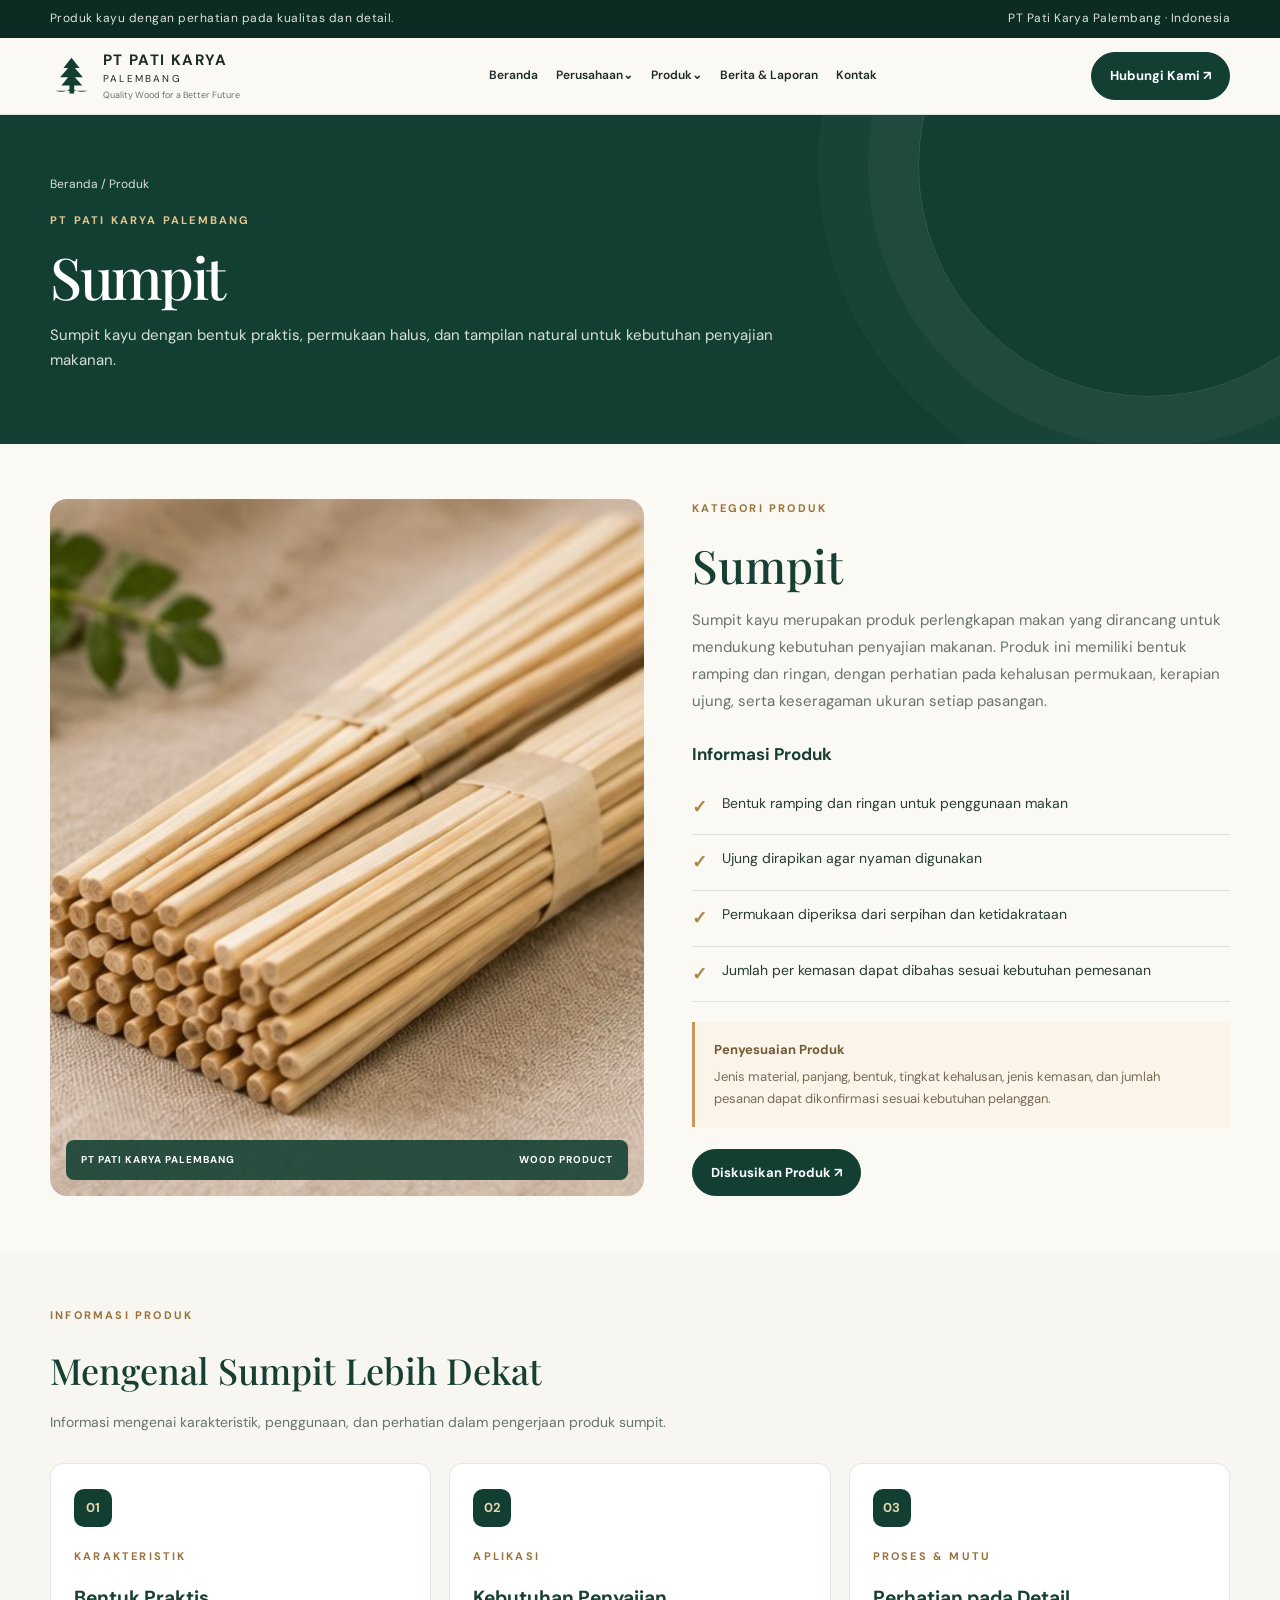
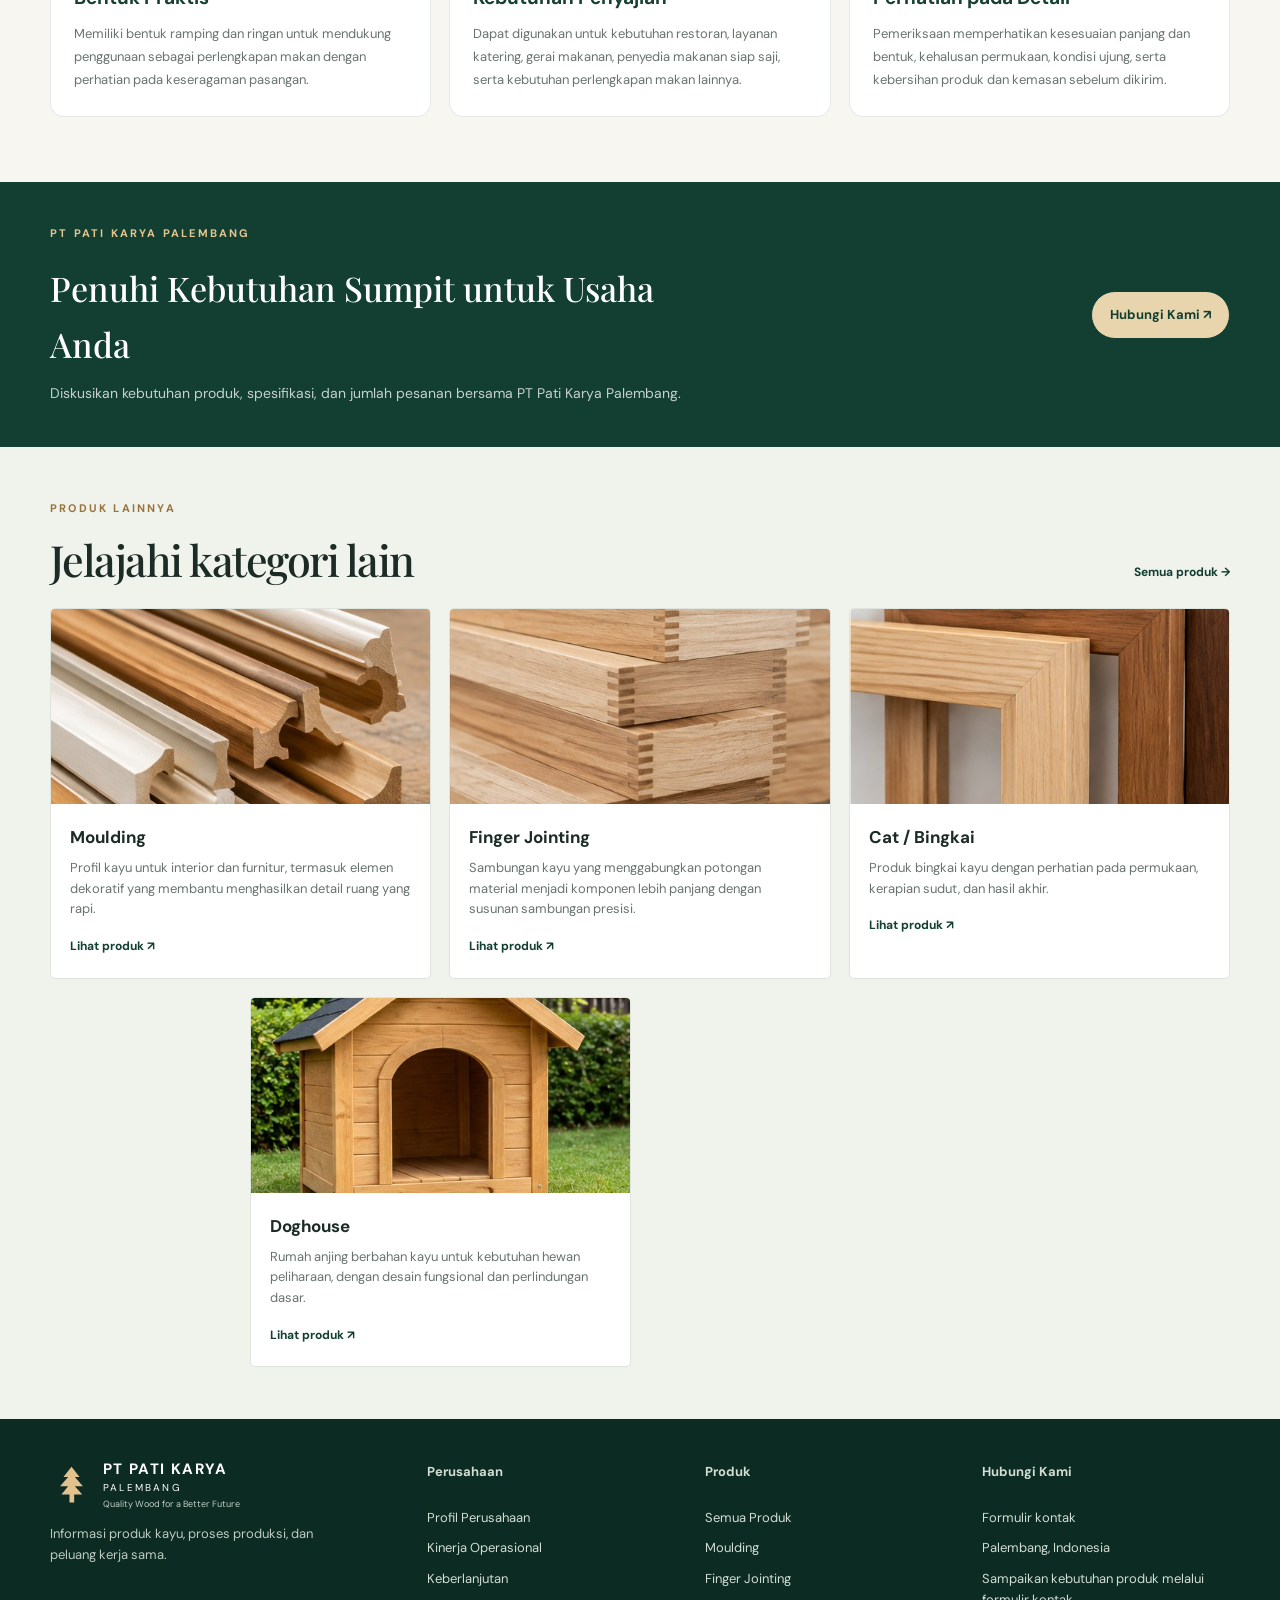
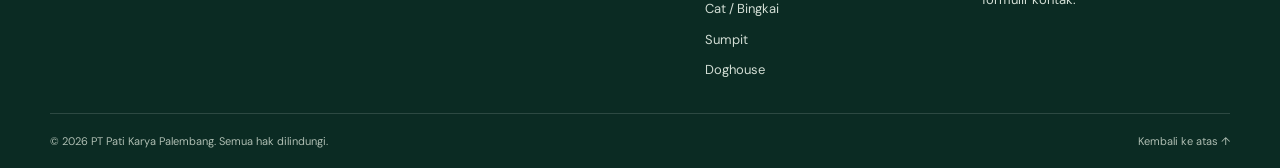
<file: produk/sumpit.html>
﻿<!DOCTYPE html>
<html lang="id">
 <head>
  <meta charset="UTF-8">
  <meta content="width=device-width,initial-scale=1" name="viewport"/>
  <meta content="Informasi PT Pati Karya Palembang" name="description"/>
  <meta content="#123f32" name="theme-color"/>
  <title>
   Sumpit | PT Pati Karya Palembang
  </title>
  <link href="../assets/css/style.css" rel="stylesheet"/>
 <link rel="icon" type="image/png" href="../assets/img/favicon.png">
</head>
 <body id="top">
  <div class="topbar">
   <div class="container">
    <span>
     Produk kayu dengan perhatian pada kualitas dan detail.
    </span>
    <span>
     PT Pati Karya Palembang · Indonesia
    </span>
   </div>
  </div>
  <header class="header">
   <div class="container nav">
    <a class="brand" href="../index.html">
     <span class="brand-mark">
      <svg viewBox="0 0 64 64">
       <path d="M32 5 20 20h7L15 34h12L17 46h12v12h7V46h12L37 34h12L37 20h7L32 5Z">
       </path>
       <path d="M8 54c10 3 17 1 24-4 7 5 14 7 24 4">
       </path>
      </svg>
     </span>
     <span class="brand-copy">
      <strong>
       PT PATI KARYA
      </strong>
      <small>
       PALEMBANG
      </small>
      <em>
       Quality Wood for a Better Future
      </em>
     </span>
    </a>
    <button aria-expanded="false" aria-label="Buka navigasi" class="menu-toggle">
     ☰
    </button>
    <nav class="navlinks">
     <a class="" href="../index.html">
      Beranda
     </a>
     <div class="navgroup">
      <button aria-haspopup="true" type="button">
       Perusahaan⌄
      </button>
      <div class="dropdown">
       <a href="../perusahaan.html">
        Profil Perusahaan
       </a>
       <a href="../kinerja.html">
        Kinerja Operasional
       </a>
       <a href="../keberlanjutan.html">
        Keberlanjutan
       </a>
      </div>
     </div>
     <div class="navgroup">
      <button aria-haspopup="true" type="button">
       Produk⌄
      </button>
      <div class="dropdown">
       <a href="../produk.html">
        Semua Produk
       </a>
       <a href="moulding.html">
        Moulding
       </a>
       <a href="finger-jointing.html">
        Finger Jointing
       </a>
       <a href="cat-bingkai.html">
        Cat / Bingkai
       </a>
       <a href="sumpit.html">
        Sumpit
       </a>
       <a href="doghouse.html">
        Doghouse
       </a>
      </div>
     </div>
     <a class="" href="../berita.html">
      Berita &amp; Laporan
     </a>
     <a class="" href="../kontak.html">
      Kontak
     </a>
    </nav>
    <a class="nav-cta" href="../kontak.html">
     Hubungi Kami ↗
    </a>
   </div>
  </header>
  <main>
   <section class="page-hero">
    <div class="container">
     <div class="breadcrumb">
      <a href="../index.html">
       Beranda
      </a>
      / Produk
     </div>
     <p class="eyebrow light">
      PT PATI KARYA PALEMBANG
     </p>
     <h1>
      Sumpit
     </h1>
     <p>
      Sumpit kayu dengan bentuk praktis, permukaan halus, dan tampilan natural untuk kebutuhan penyajian makanan.
     </p>
    </div>
   </section>
  
<section class="section product-detail-section">
  <div class="container product-detail-layout">

    <div class="product-visual">
      <img
        src="../assets/img/sumpit.jpg"
        alt="Produk sumpit berbahan kayu"
      />
      <div class="product-image-caption">
        <span>PT PATI KARYA PALEMBANG</span>
        <span>WOOD PRODUCT</span>
      </div>
    </div>

    <div class="product-information">
      <p class="eyebrow">KATEGORI PRODUK</p>

      <h2>Sumpit</h2>

      <p class="product-description">
        Sumpit kayu merupakan produk perlengkapan makan yang dirancang
        untuk mendukung kebutuhan penyajian makanan. Produk ini memiliki
        bentuk ramping dan ringan, dengan perhatian pada kehalusan
        permukaan, kerapian ujung, serta keseragaman ukuran setiap pasangan.
      </p>

      <div class="product-specification">
        <h3>Informasi Produk</h3>

        <ul class="product-spec-list">
          <li>
            <span class="spec-check">✓</span>
            <span>Bentuk ramping dan ringan untuk penggunaan makan</span>
          </li>
          <li>
            <span class="spec-check">✓</span>
            <span>Ujung dirapikan agar nyaman digunakan</span>
          </li>
          <li>
            <span class="spec-check">✓</span>
            <span>Permukaan diperiksa dari serpihan dan ketidakrataan</span>
          </li>
          <li>
            <span class="spec-check">✓</span>
            <span>Jumlah per kemasan dapat dibahas sesuai kebutuhan pemesanan</span>
          </li>
        </ul>
      </div>

      <div class="product-note">
        <strong>Penyesuaian Produk</strong>
        <p>
          Jenis material, panjang, bentuk, tingkat kehalusan,
          jenis kemasan, dan jumlah pesanan dapat dikonfirmasi
          sesuai kebutuhan pelanggan.
        </p>
      </div>

      <a class="btn product-contact-btn" href="../kontak.html">
        Diskusikan Produk ↗
      </a>
    </div>

  </div>
</section>

<section class="section product-benefit-section">
  <div class="container">

    <div class="product-section-heading">
      <p class="eyebrow">INFORMASI PRODUK</p>
      <h2>Mengenal Sumpit Lebih Dekat</h2>
      <p>
        Informasi mengenai karakteristik, penggunaan, dan perhatian
        dalam pengerjaan produk sumpit.
      </p>
    </div>

    <div class="product-benefit-grid">

      <article class="product-benefit-card">
        <span class="benefit-number">01</span>
        <p class="eyebrow">KARAKTERISTIK</p>
        <h3>Bentuk Praktis</h3>
        <p>
          Memiliki bentuk ramping dan ringan untuk mendukung
          penggunaan sebagai perlengkapan makan dengan perhatian
          pada keseragaman pasangan.
        </p>
      </article>

      <article class="product-benefit-card">
        <span class="benefit-number">02</span>
        <p class="eyebrow">APLIKASI</p>
        <h3>Kebutuhan Penyajian</h3>
        <p>
          Dapat digunakan untuk kebutuhan restoran, layanan katering,
          gerai makanan, penyedia makanan siap saji, serta kebutuhan
          perlengkapan makan lainnya.
        </p>
      </article>

      <article class="product-benefit-card">
        <span class="benefit-number">03</span>
        <p class="eyebrow">PROSES & MUTU</p>
        <h3>Perhatian pada Detail</h3>
        <p>
          Pemeriksaan memperhatikan kesesuaian panjang dan bentuk,
          kehalusan permukaan, kondisi ujung, serta kebersihan
          produk dan kemasan sebelum dikirim.
        </p>
      </article>

    </div>

  </div>
</section>

<section class="product-cta-section">
  <div class="container product-cta-content">
    <div>
      <p class="eyebrow light">PT PATI KARYA PALEMBANG</p>
      <h2>Penuhi Kebutuhan Sumpit untuk Usaha Anda</h2>
      <p>
        Diskusikan kebutuhan produk, spesifikasi, dan jumlah pesanan
        bersama PT Pati Karya Palembang.
      </p>
    </div>

    <a class="btn product-cta-btn" href="../kontak.html">
      Hubungi Kami ↗
    </a>
  </div>
</section>

   <section class="section alt">
    <div class="container">
     <div class="section-head">
      <div>
       <p class="eyebrow">
        PRODUK LAINNYA
       </p>
       <h2>
        Jelajahi kategori lain
       </h2>
      </div>
      <a class="text-link" href="../produk.html">
       Semua produk →
      </a>
     </div>
     <div class="grid product-grid">
      <article class="card">
       <img alt="Moulding" src="../assets/img/moulding.jpg"/>
       <div class="card-body">
        <h3>
         Moulding
        </h3>
        <p>
         Profil kayu untuk interior dan furnitur, termasuk elemen dekoratif yang membantu menghasilkan detail ruang yang rapi.
        </p>
        <a class="text-link" href="moulding.html">
         Lihat produk ↗
        </a>
       </div>
      </article>
      <article class="card">
       <img alt="Finger Jointing" src="../assets/img/finger-jointing.jpg"/>
       <div class="card-body">
        <h3>
         Finger Jointing
        </h3>
        <p>
         Sambungan kayu yang menggabungkan potongan material menjadi komponen lebih panjang dengan susunan sambungan presisi.
        </p>
        <a class="text-link" href="finger-jointing.html">
         Lihat produk ↗
        </a>
       </div>
      </article>
      <article class="card">
       <img alt="Cat / Bingkai" src="../assets/img/cat-bingkai.jpg"/>
       <div class="card-body">
        <h3>
         Cat / Bingkai
        </h3>
        <p>
         Produk bingkai kayu dengan perhatian pada permukaan, kerapian sudut, dan hasil akhir.
        </p>
        <a class="text-link" href="cat-bingkai.html">
         Lihat produk ↗
        </a>
       </div>
      </article>
      <article class="card">
       <img alt="Doghouse" src="../assets/img/doghouse.jpg"/>
       <div class="card-body">
        <h3>
         Doghouse
        </h3>
        <p>
         Rumah anjing berbahan kayu untuk kebutuhan hewan peliharaan, dengan desain fungsional dan perlindungan dasar.
        </p>
        <a class="text-link" href="doghouse.html">
         Lihat produk ↗
        </a>
       </div>
      </article>
     </div>
    </div>
   </section>
  </main>
  <footer class="footer">
   <div class="container footer-main">
    <div>
     <a class="brand brand-footer" href="../index.html">
      <span class="brand-mark">
       <svg viewBox="0 0 64 64">
        <path d="M32 5 20 20h7L15 34h12L17 46h12v12h7V46h12L37 34h12L37 20h7L32 5Z">
        </path>
       </svg>
      </span>
      <span class="brand-copy">
       <strong>
        PT PATI KARYA
       </strong>
       <small>
        PALEMBANG
       </small>
       <em>
        Quality Wood for a Better Future
       </em>
      </span>
     </a>
     <p class="footer-tagline">
      Informasi produk kayu, proses produksi, dan peluang kerja sama.
     </p>
    </div>
    <div class="footer-links">
     <h3>
      Perusahaan
     </h3>
     <a href="../perusahaan.html">
      Profil Perusahaan
     </a>
     <a href="../kinerja.html">
      Kinerja Operasional
     </a>
     <a href="../keberlanjutan.html">
      Keberlanjutan
     </a>
    </div>
    <div class="footer-links">
     <h3>
      Produk
     </h3>
     <a href="../produk.html">
      Semua Produk
     </a>
     <a href="moulding.html">
      Moulding
     </a>
     <a href="finger-jointing.html">
      Finger Jointing
     </a>
     <a href="cat-bingkai.html">
      Cat / Bingkai
     </a>
     <a href="sumpit.html">
      Sumpit
     </a>
     <a href="doghouse.html">
      Doghouse
     </a>
    </div>
    <div class="footer-links">
     <h3>
      Hubungi Kami
     </h3>
     <a href="../kontak.html">
      Formulir kontak
     </a>
     <span>
      Palembang, Indonesia
     </span>
     <span>
      Sampaikan kebutuhan produk melalui formulir kontak.
     </span>
    </div>
   </div>
   <div class="container footer-bottom">
    <span>
     ©
     <span data-year="">
     </span>
     PT Pati Karya Palembang. Semua hak dilindungi.
    </span>
    <a href="#top">
     Kembali ke atas ↑
    </a>
   </div>
  </footer>
  <script src="../assets/js/main.js">
  </script>
 </body>
</html>
</file>
<file: assets/css/style.css>
@import url('https://fonts.googleapis.com/css2?family=DM+Sans:wght@400;500;600;700&family=Playfair+Display:wght@500;600;700&display=swap');
:root{--green:#123f32;--deep:#0b2b23;--sage:#e8eee7;--gold:#d9b477;--cream:#fbf9f4;--ink:#1c2b25;--muted:#69736d;--line:#dfe4dd;--white:#fff;--max:1240px}*{box-sizing:border-box}html{scroll-behavior:smooth}body{margin:0;background:var(--cream);color:var(--ink);font-family:'DM Sans',sans-serif;line-height:1.65}a{color:inherit;text-decoration:none}img{max-width:100%;display:block}.container{width:min(var(--max),calc(100% - 48px));margin:auto}.topbar{background:var(--deep);color:#dce6df;font-size:12px;letter-spacing:.04em}.topbar .container{display:flex;justify-content:space-between;padding:9px 0}.header{position:sticky;top:0;z-index:20;background:rgba(251,249,244,.97);backdrop-filter:blur(14px);border-bottom:1px solid rgba(18,63,50,.12)}.nav{height:88px;display:flex;align-items:center;justify-content:space-between;gap:26px}.brand{display:flex;align-items:center;gap:10px;min-width:225px}.brand-mark{width:43px;height:48px;color:var(--green)}.brand-mark svg{width:100%;height:100%;fill:currentColor}.brand-copy{display:flex;flex-direction:column;line-height:1.12}.brand-copy strong{font-size:15px;letter-spacing:.09em}.brand-copy small{font-size:10px;letter-spacing:.22em;margin-top:4px}.brand-copy em{font-size:9px;color:var(--muted);margin-top:6px;font-style:normal}.navlinks{display:flex;align-items:center;gap:23px;font-size:13px;font-weight:600}.navlinks>a,.navgroup>button{border:0;background:none;font:inherit;color:var(--ink);cursor:pointer;padding:12px 0}.navlinks a:hover,.navgroup>button:hover,.navlinks .current{color:#98713a}.navgroup{position:relative}.dropdown{display:none;position:absolute;top:100%;left:-24px;min-width:240px;background:white;box-shadow:0 18px 50px #10291c1a;border:1px solid var(--line);padding:12px;border-radius:3px}.dropdown a{display:block;padding:11px 13px;font-weight:500}.dropdown a:hover{background:var(--sage)}.navgroup:hover .dropdown,.navgroup:focus-within .dropdown{display:block}.nav-cta,.btn{display:inline-flex;align-items:center;justify-content:center;gap:18px;padding:14px 21px;background:var(--green);color:white;border-radius:40px;font-size:13px;font-weight:700;transition:.2s;border:1px solid var(--green)}.nav-cta:hover,.btn:hover{background:var(--deep);transform:translateY(-2px)}.menu-toggle{display:none;background:none;border:0;font-size:25px;color:var(--green)}.hero{min-height:620px;display:flex;align-items:center;position:relative;isolation:isolate;color:white;background:#183b2d url('../img/forest.jpg') center/cover}.hero:before{content:'';position:absolute;inset:0;background:linear-gradient(90deg,rgba(6,29,22,.88),rgba(7,32,23,.56) 52%,rgba(7,32,23,.08));z-index:-1}.hero-inner{padding:90px 0;max-width:780px}.eyebrow{font-size:11px;font-weight:700;letter-spacing:.2em;color:#99733c;text-transform:uppercase;margin:0 0 17px}.eyebrow.light{color:#e7c58f}.hero h1,.page-hero h1{font-family:'Playfair Display',serif;font-weight:500;font-size:clamp(44px,6vw,76px);line-height:1.06;letter-spacing:-.04em;margin:0 0 24px}.hero h1 span{color:#e5c18b}.hero p:not(.eyebrow){font-size:17px;color:#e2e9e3;max-width:620px}.hero-actions{display:flex;gap:13px;flex-wrap:wrap;margin-top:30px}.btn.gold{background:var(--gold);border-color:var(--gold);color:var(--deep)}.btn.ghost{background:transparent;border-color:#ffffff8c}.btn.ghost:hover{background:#ffffff18}.hero-caption{position:absolute;bottom:24px;right:max(24px,calc((100% - var(--max))/2));font-size:10px;letter-spacing:.18em;color:#e3e8e3;text-transform:uppercase}.page-hero{background:var(--green);color:white;padding:90px 0 82px;position:relative;overflow:hidden}.page-hero:after{content:'';position:absolute;width:460px;height:460px;border:1px solid #ffffff22;border-radius:50%;right:-100px;top:-180px;box-shadow:0 0 0 50px #ffffff08,0 0 0 100px #ffffff06}.page-hero .container{position:relative;z-index:1}.page-hero h1{font-size:clamp(42px,5vw,66px);max-width:850px}.page-hero p:not(.eyebrow){max-width:740px;color:#d7e1d9;font-size:16px}.breadcrumb{font-size:12px;color:#d7e1d9;margin-bottom:22px}.section{padding:72px 0}.section.alt{background:#f0f2ec}.section-head{display:flex;justify-content:space-between;align-items:end;gap:35px;margin-bottom:35px}.section-head h2,.split-copy h2,.contact-intro h2{font-family:'Playfair Display',serif;font-weight:500;line-height:1.12;letter-spacing:-.035em;font-size:clamp(32px,4vw,49px);margin:0}.section-head>p{max-width:460px;color:var(--muted);margin:0}.grid{display:grid;gap:22px}.product-grid{grid-template-columns:repeat(3,minmax(0,1fr))}.card{background:white;border:1px solid var(--line);overflow:hidden;transition:transform .25s,box-shadow .25s}.card:hover{transform:translateY(-5px);box-shadow:0 18px 45px #10291c12}.card img{width:100%;height:230px;object-fit:cover;background:#dce3da}.card-body{padding:22px}.card h3{font-size:19px;margin:0 0 8px}.card p{color:var(--muted);font-size:14px;margin:0 0 16px}.text-link{font-weight:700;color:var(--green);font-size:13px}.text-link span{padding-left:8px;color:#a77c3f}.split{display:grid;grid-template-columns:1fr 1fr;align-items:center;gap:70px}.split-image{width:100%;height:490px;object-fit:cover}.split-copy p{color:var(--muted)}.split-copy .btn{margin-top:14px}.metric-band{background:var(--deep);color:white;padding:45px 0}.metrics{display:grid;grid-template-columns:repeat(4,1fr);gap:20px}.metric{padding:10px 24px;border-left:1px solid #ffffff35}.metric strong{display:block;font-family:'Playfair Display',serif;font-size:31px;font-weight:500;color:#e6c18b}.metric span{display:block;color:#d4ded6;font-size:12px;margin-top:7px}.notice{background:#fff7e8;border-left:3px solid var(--gold);padding:16px 18px;color:#66553d;font-size:13px;margin:25px 0}.feature-grid{grid-template-columns:repeat(3,1fr)}.feature{padding:27px;background:white;border:1px solid var(--line)}.feature .num{color:#b58a4a;font-size:12px;letter-spacing:.12em}.feature h3{margin:12px 0 8px}.feature p{margin:0;color:var(--muted);font-size:14px}.timeline{border-left:1px solid #b9c5b8;margin-left:8px;padding-left:30px}.timeline-item{position:relative;padding-bottom:28px}.timeline-item:before{content:'';position:absolute;left:-36px;top:7px;width:11px;height:11px;background:var(--gold);border-radius:50%}.timeline-item h3{margin:0 0 6px}.timeline-item p{margin:0;color:var(--muted)}.detail-layout{display:grid;grid-template-columns:1.1fr .9fr;gap:55px;align-items:start}.detail-layout>img{width:100%;height:480px;object-fit:cover}.spec-list{list-style:none;padding:0;margin:25px 0}.spec-list li{padding:13px 0;border-bottom:1px solid var(--line);display:flex;gap:15px}.spec-list li:before{content:'✓';color:#a77c3f;font-weight:700}.data-grid{grid-template-columns:repeat(3,1fr)}.data-card{border:1px solid var(--line);padding:26px;background:white}.data-card .label{font-size:11px;letter-spacing:.12em;color:var(--muted);text-transform:uppercase}.data-card h3{font-family:'Playfair Display',serif;font-size:25px;font-weight:500;margin:10px 0}.data-card p{color:var(--muted);font-size:13px;margin:0}.report-grid{grid-template-columns:repeat(2,1fr)}.report-card{padding:28px;border:1px solid var(--line);background:white;display:flex;gap:20px}.report-icon{width:56px;height:66px;flex:none;background:var(--sage);display:grid;place-items:center;color:var(--green);font-size:24px}.report-card h3{margin:0 0 8px}.report-card p{color:var(--muted);font-size:13px;margin:0 0 12px}.news-grid{grid-template-columns:repeat(3,1fr)}.news-card .date{font-size:11px;color:#99733c;letter-spacing:.12em}.contact-grid{display:grid;grid-template-columns:.9fr 1.1fr;gap:65px}.contact-box{background:white;border:1px solid var(--line);padding:32px}.contact-row{padding:15px 0;border-bottom:1px solid var(--line)}.contact-row small{display:block;color:var(--muted);font-size:12px}.contact-row strong{font-size:15px;font-weight:600}.form{display:grid;gap:15px}.form label{font-size:12px;font-weight:700}.form input,.form textarea,.form select{display:block;width:100%;padding:13px 14px;margin-top:7px;border:1px solid #cfd8cf;background:#fff;font:inherit;font-size:14px;border-radius:0}.form textarea{min-height:130px;resize:vertical}.footer{background:var(--deep);color:white;padding:58px 0 0}.footer-main{display:grid;grid-template-columns:1.4fr 1fr 1fr 1fr;gap:45px;padding-bottom:45px}.brand-footer{color:white}.brand-footer .brand-mark{color:#e3c18d}.brand-footer .brand-copy em{color:#c0cec3}.footer-tagline{color:#bdcbc1;font-size:13px;max-width:300px}.footer h3{font-size:13px;margin:0 0 15px}.footer-links{display:flex;flex-direction:column;gap:9px;font-size:13px;color:#d2ddd4}.footer-links a:hover{color:#e3c18d}.footer-bottom{border-top:1px solid #ffffff24;padding:18px 0;display:flex;justify-content:space-between;font-size:11px;color:#aebdb2}.pill{display:inline-block;border:1px solid #cbd6cb;padding:5px 10px;border-radius:30px;font-size:11px;color:var(--green);margin:3px}.mobile-cta{display:none}
@media(max-width:1000px){.navlinks{gap:13px}.nav-cta{display:none}.brand{min-width:200px}.split{gap:35px}.footer-main{grid-template-columns:1fr 1fr}.hero{min-height:570px}}
@media(max-width:760px){.container{width:min(var(--max),calc(100% - 34px))}.topbar .container{gap:10px}.topbar .container span:last-child{display:none}.nav{height:74px}.menu-toggle{display:block}.navlinks{display:none;position:absolute;top:74px;left:0;right:0;background:var(--cream);padding:14px 24px 24px;align-items:stretch;flex-direction:column;gap:0;border-bottom:1px solid var(--line);box-shadow:0 15px 25px #10291c12}.navlinks.open{display:flex}.navlinks>a,.navgroup>button{display:block;width:100%;text-align:left;padding:12px 0}.dropdown{position:static;box-shadow:none;border:0;background:#f0f2ec;padding:4px 12px;min-width:0}.navgroup:hover .dropdown{display:none}.navgroup.expanded .dropdown{display:block}.hero{min-height:600px}.hero-inner{padding:75px 0}.hero p:not(.eyebrow){font-size:15px}.section{padding:65px 0}.section-head{display:block}.section-head>p{margin-top:17px}.product-grid,.feature-grid,.data-grid,.news-grid{grid-template-columns:1fr 1fr}.card img{height:190px}.split,.detail-layout,.contact-grid{grid-template-columns:1fr;gap:28px}.split-image{height:330px}.metrics{grid-template-columns:1fr 1fr}.metric{padding:10px 14px}.page-hero{padding:66px 0}.page-hero h1{font-size:43px}.detail-layout>img{height:330px}.footer-main{gap:30px}.report-grid{grid-template-columns:1fr}.hero-caption{display:none}}
@media(max-width:480px){.product-grid,.feature-grid,.data-grid,.news-grid{grid-template-columns:1fr}.card img{height:230px}.metrics{grid-template-columns:1fr 1fr}.metric strong{font-size:26px}.footer-main{grid-template-columns:1fr}.footer-bottom{gap:10px;flex-direction:column}.brand{min-width:0}.brand-copy strong{font-size:13px}.hero h1{font-size:43px}.hero-actions .btn{width:100%}}

/* Content-rich corporate report components */
.news-card{background:#fff;border:1px solid var(--line);overflow:hidden}.news-card img{width:100%;height:220px;object-fit:cover}.news-card .news-body{padding:22px}.news-card h3{font-size:19px;line-height:1.35;margin:10px 0}.news-card p{font-size:14px;color:var(--muted)}.report-card .report-icon{border-radius:2px}.report-download{display:inline-flex;margin-top:8px;color:var(--green);font-size:13px;font-weight:700;border-bottom:1px solid var(--gold);padding-bottom:3px}.kpi-value{font-family:'Playfair Display',serif;font-size:31px;color:var(--green);margin:9px 0}.progress-track{height:7px;background:#e4e9e1;margin:12px 0 5px}.progress-track span{display:block;height:100%;background:var(--green)}.report-cover{background:var(--green);color:white;padding:34px;margin-bottom:24px}.report-cover h2{font-family:'Playfair Display',serif;font-size:30px;font-weight:500;margin:6px 0}.report-cover p{color:#d8e3da}


/* ========================================
   CONTACT PAGE - PT PATI KARYA PALEMBANG
======================================== */

.contact-section {
  background: var(--cream);
}

.contact-intro h2 {
  font-family: 'Playfair Display', serif;
  font-size: clamp(34px, 4vw, 47px);
  line-height: 1.15;
  font-weight: 500;
  margin: 0 0 18px;
}

.contact-description {
  color: var(--muted);
  font-size: 15px;
  margin-bottom: 25px;
}

.contact-intro .contact-box {
  padding: 28px;
  background: white;
  border: 1px solid var(--line);
}

.contact-row {
  display: flex;
  align-items: flex-start;
  gap: 16px;
  padding: 19px 0;
  border-bottom: 1px solid var(--line);
}

.contact-icon {
  width: 40px;
  height: 40px;
  flex-shrink: 0;
  display: grid;
  place-items: center;
  background: var(--sage);
  color: var(--green);
  font-size: 21px;
}

.contact-row small {
  display: block;
  color: var(--muted);
  font-size: 12px;
  margin-bottom: 5px;
}

.contact-row strong {
  display: block;
  font-size: 14px;
  font-weight: 600;
  overflow-wrap: anywhere;
}

.contact-row a:hover {
  color: #a77c3f;
}

.contact-actions {
  display: flex;
  flex-direction: column;
  align-items: flex-start;
  gap: 17px;
  margin-top: 25px;
}

.contact-actions .btn {
  width: 100%;
}

.contact-email-link {
  font-size: 13px;
  font-weight: 700;
  color: var(--green);
}

.contact-email-link:hover {
  color: #a77c3f;
}

/* CONTACT FORM */

.contact-form-wrapper {
  background: white;
  border: 1px solid var(--line);
  padding: 36px;
}

.form-heading {
  margin-bottom: 27px;
}

.form-heading h3 {
  font-family: 'Playfair Display', serif;
  font-size: 29px;
  font-weight: 500;
  margin: 0 0 10px;
  color: var(--ink);
}

.form-heading > p:last-child {
  color: var(--muted);
  font-size: 13px;
  margin: 0;
}

.form-row {
  display: grid;
  grid-template-columns: 1fr 1fr;
  gap: 17px;
}

.form label {
  display: block;
  color: var(--ink);
  font-size: 12px;
  font-weight: 700;
}

.form input,
.form textarea,
.form select {
  border: 1px solid var(--line);
  border-radius: 2px;
  padding: 14px 15px;
  background: #fff;
  color: var(--ink);
  font-family: 'DM Sans', sans-serif;
  font-size: 13px;
  transition: border-color .2s, box-shadow .2s;
}

.form input:focus,
.form textarea:focus,
.form select:focus {
  outline: none;
  border-color: var(--green);
  box-shadow: 0 0 0 3px rgba(18,63,50,.07);
}

.form input::placeholder,
.form textarea::placeholder {
  color: #9ba39d;
}

.form textarea {
  min-height: 145px;
  resize: vertical;
}

.contact-submit {
  width: 100%;
  cursor: pointer;
  font-family: 'DM Sans', sans-serif;
}

.form-note {
  font-size: 11px;
  color: var(--muted);
  line-height: 1.6;
  margin: 0;
}

/* MAP */

.map-section {
  background: #f0f2ec;
}

.map-wrapper {
  background: white;
  border: 1px solid var(--line);
  padding: 8px;
  overflow: hidden;
}

.map-wrapper iframe {
  display: block;
  width: 100%;
}

.map-caption {
  display: flex;
  justify-content: space-between;
  align-items: center;
  gap: 15px;
  padding: 17px 4px 0;
  color: var(--muted);
  font-size: 12px;
}

.map-caption a {
  color: var(--green);
  font-weight: 700;
}

.map-caption a:hover {
  color: #a77c3f;
}

/* COLLABORATION */

.collaboration-section {
  background: var(--deep);
  color: white;
}

.collaboration-inner {
  display: flex;
  justify-content: space-between;
  align-items: center;
  gap: 35px;
}

.collaboration-inner > div {
  max-width: 690px;
}

.collaboration-inner h2 {
  font-family: 'Playfair Display', serif;
  font-size: clamp(30px, 4vw, 43px);
  font-weight: 500;
  line-height: 1.2;
  margin: 0 0 14px;
}

.collaboration-inner p:not(.eyebrow) {
  color: #cbd8ce;
  font-size: 14px;
}

.collaboration-inner .btn {
  flex-shrink: 0;
}

/* RESPONSIVE CONTACT */

@media(max-width:760px) {
  .contact-form-wrapper {
    padding: 24px 19px;
  }

  .form-row {
    grid-template-columns: 1fr;
    gap: 0;
  }

  .contact-intro .contact-box {
    padding: 20px;
  }

  .collaboration-inner {
    flex-direction: column;
    align-items: flex-start;
  }

  .collaboration-inner .btn {
    width: 100%;
  }

  .map-caption {
    flex-direction: column;
    align-items: flex-start;
  }
}

@media(max-width:480px) {
  .contact-intro h2 {
    font-size: 35px;
  }

  .form-heading h3 {
    font-size: 25px;
  }

  .map-wrapper iframe {
    height: 300px;
  }
}

/* Struktur organisasi: mengikuti warna dan tipografi website yang sudah ada */
.org-chart{max-width:1000px;margin:0 auto;text-align:center}
.org-node{background:#fff;border:1px solid var(--line);padding:18px 16px;min-height:90px;display:flex;flex-direction:column;justify-content:center;gap:5px;box-shadow:0 8px 24px #10291c08}
.org-node strong{color:var(--green);font-size:15px}
.org-node span{color:var(--muted);font-size:12px}
.org-lead{max-width:320px;margin:0 auto;background:var(--green);border-color:var(--green)}
.org-lead strong{color:#fff}
.org-lead span{color:#d7e1d9}
.org-connector{height:28px;width:1px;background:#b9c5b8;margin:auto}
.org-branches{display:grid;grid-template-columns:repeat(4,minmax(0,1fr));gap:16px;position:relative}
.org-branches:before{content:"";position:absolute;top:-14px;left:12.5%;right:12.5%;height:1px;background:#b9c5b8}
@media(max-width:760px){.org-branches{grid-template-columns:repeat(2,minmax(0,1fr));gap:12px}.org-branches:before{display:none}.org-node{padding:15px 12px}}
@media(max-width:480px){.org-branches{grid-template-columns:1fr}.org-lead{max-width:none}}


@import url('https://fonts.googleapis.com/css2?family=DM+Sans:wght@400;500;600;700&family=Playfair+Display:wght@500;600;700&display=swap');
:root{--green:#123f32;--deep:#0b2b23;--sage:#e8eee7;--gold:#d9b477;--cream:#fbf9f4;--ink:#1c2b25;--muted:#69736d;--line:#dfe4dd;--white:#fff;--max:1240px}*{box-sizing:border-box}html{scroll-behavior:smooth}body{margin:0;background:var(--cream);color:var(--ink);font-family:'DM Sans',sans-serif;line-height:1.65}a{color:inherit;text-decoration:none}img{max-width:100%;display:block}.container{width:min(var(--max),calc(100% - 48px));margin:auto}.topbar{background:var(--deep);color:#dce6df;font-size:12px;letter-spacing:.04em}.topbar .container{display:flex;justify-content:space-between;padding:9px 0}.header{position:sticky;top:0;z-index:20;background:rgba(251,249,244,.97);backdrop-filter:blur(14px);border-bottom:1px solid rgba(18,63,50,.12)}.nav{height:88px;display:flex;align-items:center;justify-content:space-between;gap:26px}.brand{display:flex;align-items:center;gap:10px;min-width:225px}.brand-mark{width:43px;height:48px;color:var(--green)}.brand-mark svg{width:100%;height:100%;fill:currentColor}.brand-copy{display:flex;flex-direction:column;line-height:1.12}.brand-copy strong{font-size:15px;letter-spacing:.09em}.brand-copy small{font-size:10px;letter-spacing:.22em;margin-top:4px}.brand-copy em{font-size:9px;color:var(--muted);margin-top:6px;font-style:normal}.navlinks{display:flex;align-items:center;gap:23px;font-size:13px;font-weight:600}.navlinks>a,.navgroup>button{border:0;background:none;font:inherit;color:var(--ink);cursor:pointer;padding:12px 0}.navlinks a:hover,.navgroup>button:hover,.navlinks .current{color:#98713a}.navgroup{position:relative}.dropdown{display:none;position:absolute;top:100%;left:-24px;min-width:240px;background:white;box-shadow:0 18px 50px #10291c1a;border:1px solid var(--line);padding:12px;border-radius:3px}.dropdown a{display:block;padding:11px 13px;font-weight:500}.dropdown a:hover{background:var(--sage)}.navgroup:hover .dropdown,.navgroup:focus-within .dropdown{display:block}.nav-cta,.btn{display:inline-flex;align-items:center;justify-content:center;gap:18px;padding:14px 21px;background:var(--green);color:white;border-radius:40px;font-size:13px;font-weight:700;transition:.2s;border:1px solid var(--green)}.nav-cta:hover,.btn:hover{background:var(--deep);transform:translateY(-2px)}.menu-toggle{display:none;background:none;border:0;font-size:25px;color:var(--green)}.hero{min-height:620px;display:flex;align-items:center;position:relative;isolation:isolate;color:white;background:#183b2d url('../img/forest.jpg') center/cover}.hero:before{content:'';position:absolute;inset:0;background:linear-gradient(90deg,rgba(6,29,22,.88),rgba(7,32,23,.56) 52%,rgba(7,32,23,.08));z-index:-1}.hero-inner{padding:90px 0;max-width:780px}.eyebrow{font-size:11px;font-weight:700;letter-spacing:.2em;color:#99733c;text-transform:uppercase;margin:0 0 17px}.eyebrow.light{color:#e7c58f}.hero h1,.page-hero h1{font-family:'Playfair Display',serif;font-weight:500;font-size:clamp(44px,6vw,76px);line-height:1.06;letter-spacing:-.04em;margin:0 0 24px}.hero h1 span{color:#e5c18b}.hero p:not(.eyebrow){font-size:17px;color:#e2e9e3;max-width:620px}.hero-actions{display:flex;gap:13px;flex-wrap:wrap;margin-top:30px}.btn.gold{background:var(--gold);border-color:var(--gold);color:var(--deep)}.btn.ghost{background:transparent;border-color:#ffffff8c}.btn.ghost:hover{background:#ffffff18}.hero-caption{position:absolute;bottom:24px;right:max(24px,calc((100% - var(--max))/2));font-size:10px;letter-spacing:.18em;color:#e3e8e3;text-transform:uppercase}.page-hero{background:var(--green);color:white;padding:90px 0 82px;position:relative;overflow:hidden}.page-hero:after{content:'';position:absolute;width:460px;height:460px;border:1px solid #ffffff22;border-radius:50%;right:-100px;top:-180px;box-shadow:0 0 0 50px #ffffff08,0 0 0 100px #ffffff06}.page-hero .container{position:relative;z-index:1}.page-hero h1{font-size:clamp(42px,5vw,66px);max-width:850px}.page-hero p:not(.eyebrow){max-width:740px;color:#d7e1d9;font-size:16px}.breadcrumb{font-size:12px;color:#d7e1d9;margin-bottom:22px}.section{padding:72px 0}.section.alt{background:#f0f2ec}.section-head{display:flex;justify-content:space-between;align-items:end;gap:35px;margin-bottom:35px}.section-head h2,.split-copy h2,.contact-intro h2{font-family:'Playfair Display',serif;font-weight:500;line-height:1.12;letter-spacing:-.035em;font-size:clamp(32px,4vw,49px);margin:0}.section-head>p{max-width:460px;color:var(--muted);margin:0}.grid{display:grid;gap:22px}.product-grid{grid-template-columns:repeat(3,minmax(0,1fr))}.card{background:white;border:1px solid var(--line);overflow:hidden;transition:transform .25s,box-shadow .25s}.card:hover{transform:translateY(-5px);box-shadow:0 18px 45px #10291c12}.card img{width:100%;height:230px;object-fit:cover;background:#dce3da}.card-body{padding:22px}.card h3{font-size:19px;margin:0 0 8px}.card p{color:var(--muted);font-size:14px;margin:0 0 16px}.text-link{font-weight:700;color:var(--green);font-size:13px}.text-link span{padding-left:8px;color:#a77c3f}.split{display:grid;grid-template-columns:1fr 1fr;align-items:center;gap:70px}.split-image{width:100%;height:490px;object-fit:cover}.split-copy p{color:var(--muted)}.split-copy .btn{margin-top:14px}.metric-band{background:var(--deep);color:white;padding:45px 0}.metrics{display:grid;grid-template-columns:repeat(4,1fr);gap:20px}.metric{padding:10px 24px;border-left:1px solid #ffffff35}.metric strong{display:block;font-family:'Playfair Display',serif;font-size:31px;font-weight:500;color:#e6c18b}.metric span{display:block;color:#d4ded6;font-size:12px;margin-top:7px}.notice{background:#fff7e8;border-left:3px solid var(--gold);padding:16px 18px;color:#66553d;font-size:13px;margin:25px 0}.feature-grid{grid-template-columns:repeat(3,1fr)}.feature{padding:27px;background:white;border:1px solid var(--line)}.feature .num{color:#b58a4a;font-size:12px;letter-spacing:.12em}.feature h3{margin:12px 0 8px}.feature p{margin:0;color:var(--muted);font-size:14px}.timeline{border-left:1px solid #b9c5b8;margin-left:8px;padding-left:30px}.timeline-item{position:relative;padding-bottom:28px}.timeline-item:before{content:'';position:absolute;left:-36px;top:7px;width:11px;height:11px;background:var(--gold);border-radius:50%}.timeline-item h3{margin:0 0 6px}.timeline-item p{margin:0;color:var(--muted)}.detail-layout{display:grid;grid-template-columns:1.1fr .9fr;gap:55px;align-items:start}.detail-layout>img{width:100%;height:480px;object-fit:cover}.spec-list{list-style:none;padding:0;margin:25px 0}.spec-list li{padding:13px 0;border-bottom:1px solid var(--line);display:flex;gap:15px}.spec-list li:before{content:'✓';color:#a77c3f;font-weight:700}.data-grid{grid-template-columns:repeat(3,1fr)}.data-card{border:1px solid var(--line);padding:26px;background:white}.data-card .label{font-size:11px;letter-spacing:.12em;color:var(--muted);text-transform:uppercase}.data-card h3{font-family:'Playfair Display',serif;font-size:25px;font-weight:500;margin:10px 0}.data-card p{color:var(--muted);font-size:13px;margin:0}.report-grid{grid-template-columns:repeat(2,1fr)}.report-card{padding:28px;border:1px solid var(--line);background:white;display:flex;gap:20px}.report-icon{width:56px;height:66px;flex:none;background:var(--sage);display:grid;place-items:center;color:var(--green);font-size:24px}.report-card h3{margin:0 0 8px}.report-card p{color:var(--muted);font-size:13px;margin:0 0 12px}.news-grid{grid-template-columns:repeat(3,1fr)}.news-card .date{font-size:11px;color:#99733c;letter-spacing:.12em}.contact-grid{display:grid;grid-template-columns:.9fr 1.1fr;gap:65px}.contact-box{background:white;border:1px solid var(--line);padding:32px}.contact-row{padding:15px 0;border-bottom:1px solid var(--line)}.contact-row small{display:block;color:var(--muted);font-size:12px}.contact-row strong{font-size:15px;font-weight:600}.form{display:grid;gap:15px}.form label{font-size:12px;font-weight:700}.form input,.form textarea,.form select{display:block;width:100%;padding:13px 14px;margin-top:7px;border:1px solid #cfd8cf;background:#fff;font:inherit;font-size:14px;border-radius:0}.form textarea{min-height:130px;resize:vertical}.footer{background:var(--deep);color:white;padding:58px 0 0}.footer-main{display:grid;grid-template-columns:1.4fr 1fr 1fr 1fr;gap:45px;padding-bottom:45px}.brand-footer{color:white}.brand-footer .brand-mark{color:#e3c18d}.brand-footer .brand-copy em{color:#c0cec3}.footer-tagline{color:#bdcbc1;font-size:13px;max-width:300px}.footer h3{font-size:13px;margin:0 0 15px}.footer-links{display:flex;flex-direction:column;gap:9px;font-size:13px;color:#d2ddd4}.footer-links a:hover{color:#e3c18d}.footer-bottom{border-top:1px solid #ffffff24;padding:18px 0;display:flex;justify-content:space-between;font-size:11px;color:#aebdb2}.pill{display:inline-block;border:1px solid #cbd6cb;padding:5px 10px;border-radius:30px;font-size:11px;color:var(--green);margin:3px}.mobile-cta{display:none}
@media(max-width:1000px){.navlinks{gap:13px}.nav-cta{display:none}.brand{min-width:200px}.split{gap:35px}.footer-main{grid-template-columns:1fr 1fr}.hero{min-height:570px}}
@media(max-width:760px){.container{width:min(var(--max),calc(100% - 34px))}.topbar .container{gap:10px}.topbar .container span:last-child{display:none}.nav{height:74px}.menu-toggle{display:block}.navlinks{display:none;position:absolute;top:74px;left:0;right:0;background:var(--cream);padding:14px 24px 24px;align-items:stretch;flex-direction:column;gap:0;border-bottom:1px solid var(--line);box-shadow:0 15px 25px #10291c12}.navlinks.open{display:flex}.navlinks>a,.navgroup>button{display:block;width:100%;text-align:left;padding:12px 0}.dropdown{position:static;box-shadow:none;border:0;background:#f0f2ec;padding:4px 12px;min-width:0}.navgroup:hover .dropdown{display:none}.navgroup.expanded .dropdown{display:block}.hero{min-height:600px}.hero-inner{padding:75px 0}.hero p:not(.eyebrow){font-size:15px}.section{padding:65px 0}.section-head{display:block}.section-head>p{margin-top:17px}.product-grid,.feature-grid,.data-grid,.news-grid{grid-template-columns:1fr 1fr}.card img{height:190px}.split,.detail-layout,.contact-grid{grid-template-columns:1fr;gap:28px}.split-image{height:330px}.metrics{grid-template-columns:1fr 1fr}.metric{padding:10px 14px}.page-hero{padding:66px 0}.page-hero h1{font-size:43px}.detail-layout>img{height:330px}.footer-main{gap:30px}.report-grid{grid-template-columns:1fr}.hero-caption{display:none}}
@media(max-width:480px){.product-grid,.feature-grid,.data-grid,.news-grid{grid-template-columns:1fr}.card img{height:230px}.metrics{grid-template-columns:1fr 1fr}.metric strong{font-size:26px}.footer-main{grid-template-columns:1fr}.footer-bottom{gap:10px;flex-direction:column}.brand{min-width:0}.brand-copy strong{font-size:13px}.hero h1{font-size:43px}.hero-actions .btn{width:100%}}

/* Content-rich corporate report components */
.news-card{background:#fff;border:1px solid var(--line);overflow:hidden}.news-card img{width:100%;height:220px;object-fit:cover}.news-card .news-body{padding:22px}.news-card h3{font-size:19px;line-height:1.35;margin:10px 0}.news-card p{font-size:14px;color:var(--muted)}.report-card .report-icon{border-radius:2px}.report-download{display:inline-flex;margin-top:8px;color:var(--green);font-size:13px;font-weight:700;border-bottom:1px solid var(--gold);padding-bottom:3px}.kpi-value{font-family:'Playfair Display',serif;font-size:31px;color:var(--green);margin:9px 0}.progress-track{height:7px;background:#e4e9e1;margin:12px 0 5px}.progress-track span{display:block;height:100%;background:var(--green)}.report-cover{background:var(--green);color:white;padding:34px;margin-bottom:24px}.report-cover h2{font-family:'Playfair Display',serif;font-size:30px;font-weight:500;margin:6px 0}.report-cover p{color:#d8e3da}


/* ========================================
   CONTACT PAGE - PT PATI KARYA PALEMBANG
======================================== */

.contact-section {
  background: var(--cream);
}

.contact-intro h2 {
  font-family: 'Playfair Display', serif;
  font-size: clamp(34px, 4vw, 47px);
  line-height: 1.15;
  font-weight: 500;
  margin: 0 0 18px;
}

.contact-description {
  color: var(--muted);
  font-size: 15px;
  margin-bottom: 25px;
}

.contact-intro .contact-box {
  padding: 28px;
  background: white;
  border: 1px solid var(--line);
}

.contact-row {
  display: flex;
  align-items: flex-start;
  gap: 16px;
  padding: 19px 0;
  border-bottom: 1px solid var(--line);
}

.contact-icon {
  width: 40px;
  height: 40px;
  flex-shrink: 0;
  display: grid;
  place-items: center;
  background: var(--sage);
  color: var(--green);
  font-size: 21px;
}

.contact-row small {
  display: block;
  color: var(--muted);
  font-size: 12px;
  margin-bottom: 5px;
}

.contact-row strong {
  display: block;
  font-size: 14px;
  font-weight: 600;
  overflow-wrap: anywhere;
}

.contact-row a:hover {
  color: #a77c3f;
}

.contact-actions {
  display: flex;
  flex-direction: column;
  align-items: flex-start;
  gap: 17px;
  margin-top: 25px;
}

.contact-actions .btn {
  width: 100%;
}

.contact-email-link {
  font-size: 13px;
  font-weight: 700;
  color: var(--green);
}

.contact-email-link:hover {
  color: #a77c3f;
}

/* CONTACT FORM */

.contact-form-wrapper {
  background: white;
  border: 1px solid var(--line);
  padding: 36px;
}

.form-heading {
  margin-bottom: 27px;
}

.form-heading h3 {
  font-family: 'Playfair Display', serif;
  font-size: 29px;
  font-weight: 500;
  margin: 0 0 10px;
  color: var(--ink);
}

.form-heading > p:last-child {
  color: var(--muted);
  font-size: 13px;
  margin: 0;
}

.form-row {
  display: grid;
  grid-template-columns: 1fr 1fr;
  gap: 17px;
}

.form label {
  display: block;
  color: var(--ink);
  font-size: 12px;
  font-weight: 700;
}

.form input,
.form textarea,
.form select {
  border: 1px solid var(--line);
  border-radius: 2px;
  padding: 14px 15px;
  background: #fff;
  color: var(--ink);
  font-family: 'DM Sans', sans-serif;
  font-size: 13px;
  transition: border-color .2s, box-shadow .2s;
}

.form input:focus,
.form textarea:focus,
.form select:focus {
  outline: none;
  border-color: var(--green);
  box-shadow: 0 0 0 3px rgba(18,63,50,.07);
}

.form input::placeholder,
.form textarea::placeholder {
  color: #9ba39d;
}

.form textarea {
  min-height: 145px;
  resize: vertical;
}

.contact-submit {
  width: 100%;
  cursor: pointer;
  font-family: 'DM Sans', sans-serif;
}

.form-note {
  font-size: 11px;
  color: var(--muted);
  line-height: 1.6;
  margin: 0;
}

/* MAP */

.map-section {
  background: #f0f2ec;
}

.map-wrapper {
  background: white;
  border: 1px solid var(--line);
  padding: 8px;
  overflow: hidden;
}

.map-wrapper iframe {
  display: block;
  width: 100%;
}

.map-caption {
  display: flex;
  justify-content: space-between;
  align-items: center;
  gap: 15px;
  padding: 17px 4px 0;
  color: var(--muted);
  font-size: 12px;
}

.map-caption a {
  color: var(--green);
  font-weight: 700;
}

.map-caption a:hover {
  color: #a77c3f;
}

/* COLLABORATION */

.collaboration-section {
  background: var(--deep);
  color: white;
}

.collaboration-inner {
  display: flex;
  justify-content: space-between;
  align-items: center;
  gap: 35px;
}

.collaboration-inner > div {
  max-width: 690px;
}

.collaboration-inner h2 {
  font-family: 'Playfair Display', serif;
  font-size: clamp(30px, 4vw, 43px);
  font-weight: 500;
  line-height: 1.2;
  margin: 0 0 14px;
}

.collaboration-inner p:not(.eyebrow) {
  color: #cbd8ce;
  font-size: 14px;
}

.collaboration-inner .btn {
  flex-shrink: 0;
}

/* RESPONSIVE CONTACT */

@media(max-width:760px) {
  .contact-form-wrapper {
    padding: 24px 19px;
  }

  .form-row {
    grid-template-columns: 1fr;
    gap: 0;
  }

  .contact-intro .contact-box {
    padding: 20px;
  }

  .collaboration-inner {
    flex-direction: column;
    align-items: flex-start;
  }

  .collaboration-inner .btn {
    width: 100%;
  }

  .map-caption {
    flex-direction: column;
    align-items: flex-start;
  }
}

@media(max-width:480px) {
  .contact-intro h2 {
    font-size: 35px;
  }

  .form-heading h3 {
    font-size: 25px;
  }

  .map-wrapper iframe {
    height: 300px;
  }
}

/* Struktur organisasi: mengikuti warna dan tipografi website yang sudah ada */
.org-chart{max-width:1000px;margin:0 auto;text-align:center}
.org-node{background:#fff;border:1px solid var(--line);padding:18px 16px;min-height:90px;display:flex;flex-direction:column;justify-content:center;gap:5px;box-shadow:0 8px 24px #10291c08}
.org-node strong{color:var(--green);font-size:15px}
.org-node span{color:var(--muted);font-size:12px}
.org-lead{max-width:320px;margin:0 auto;background:var(--green);border-color:var(--green)}
.org-lead strong{color:#fff}
.org-lead span{color:#d7e1d9}
.org-connector{height:28px;width:1px;background:#b9c5b8;margin:auto}
.org-branches{display:grid;grid-template-columns:repeat(4,minmax(0,1fr));gap:16px;position:relative}
.org-branches:before{content:"";position:absolute;top:-14px;left:12.5%;right:12.5%;height:1px;background:#b9c5b8}
@media(max-width:760px){.org-branches{grid-template-columns:repeat(2,minmax(0,1fr));gap:12px}.org-branches:before{display:none}.org-node{padding:15px 12px}}
@media(max-width:480px){.org-branches{grid-template-columns:1fr}.org-lead{max-width:none}}

/* =====================================================
   PENYEMPURNAAN TAMPILAN — LEBIH RINGKAS DAN SEIMBANG
   Berlaku untuk seluruh halaman situs.
===================================================== */
:root {
  --max: 1180px;
}

.container {
  width: min(var(--max), calc(100% - 48px));
}

.topbar .container {
  padding-top: 7px;
  padding-bottom: 7px;
}

.nav {
  height: 76px;
  gap: 20px;
}

.brand {
  min-width: 205px;
}

.brand-mark {
  width: 39px;
  height: 43px;
}

.navlinks {
  gap: 18px;
  font-size: 12px;
}

.nav-cta,
.btn {
  padding: 12px 19px;
  gap: 12px;
}

/* Bagian utama */
.hero {
  min-height: 510px;
}

.hero-inner {
  max-width: 760px;
  padding: 70px 0;
}

.hero h1,
.page-hero h1 {
  font-size: clamp(40px, 5.3vw, 66px);
  line-height: 1.08;
  margin-bottom: 18px;
}

.hero p:not(.eyebrow) {
  max-width: 570px;
  font-size: 15px;
  line-height: 1.7;
}

.hero-actions {
  margin-top: 24px;
}

.hero-caption {
  bottom: 19px;
  font-size: 9px;
}

/* Judul dan jarak antarbagiannya */
.section {
  padding: 58px 0;
}

.section.alt {
  padding: 52px 0;
}

.section-head {
  gap: 28px;
  margin-bottom: 26px;
}

.section-head h2,
.split-copy h2,
.contact-intro h2 {
  font-size: clamp(29px, 3.4vw, 42px);
  line-height: 1.16;
}

.section-head > p {
  max-width: 390px;
  font-size: 13px;
  line-height: 1.65;
}

.eyebrow {
  margin-bottom: 12px;
  font-size: 10px;
}

/* Kartu produk */
.product-grid {
  gap: 18px;
}

.card {
  border-radius: 5px;
}

.card img {
  height: 205px;
}

.card-body {
  padding: 18px 19px 20px;
}

.card h3 {
  font-size: 18px;
  margin-bottom: 7px;
}

.card p {
  font-size: 13px;
  line-height: 1.6;
  margin-bottom: 13px;
}

.text-link {
  font-size: 12px;
}

/* Bagian gambar dan penjelasan */
.split {
  gap: 48px;
}

.split-image {
  height: 380px;
  border-radius: 5px;
}

.split-copy p {
  font-size: 13px;
  line-height: 1.75;
}

.split-copy .btn {
  margin-top: 8px;
}

/* Ringkasan angka */
.metric-band {
  padding: 30px 0;
}

.metrics {
  gap: 14px;
}

.metric {
  padding: 8px 19px;
}

.metric strong {
  font-size: 28px;
}

.metric span {
  font-size: 11px;
  line-height: 1.5;
}

/* Tahapan proses */
.feature-grid {
  gap: 16px;
}

.feature {
  padding: 22px;
  border-radius: 5px;
}

.feature h3 {
  margin: 9px 0 6px;
  font-size: 17px;
}

.feature p {
  font-size: 13px;
  line-height: 1.6;
}

/* Bagian lain agar tetap proporsional */
.page-hero {
  padding: 70px 0 64px;
}

.page-hero h1 {
  max-width: 780px;
}

.page-hero p:not(.eyebrow) {
  font-size: 14px;
  line-height: 1.7;
}

.detail-layout {
  gap: 42px;
}

.detail-layout > img {
  height: 410px;
}

.data-card,
.report-card,
.contact-box {
  border-radius: 5px;
}

.footer {
  padding-top: 44px;
}

.footer-main {
  gap: 32px;
  padding-bottom: 34px;
}

.footer-links {
  gap: 8px;
  font-size: 12px;
}

.footer-bottom {
  padding: 15px 0;
}

/* Penyesuaian layar sedang */
@media (max-width: 1000px) {
  .navlinks {
    gap: 11px;
    font-size: 11px;
  }

  .brand {
    min-width: 185px;
  }

  .split {
    gap: 30px;
  }

  .split-image {
    height: 330px;
  }

  .hero {
    min-height: 470px;
  }
}

/* Penyesuaian tablet dan ponsel */
@media (max-width: 760px) {
  .container {
    width: min(var(--max), calc(100% - 34px));
  }

  .nav {
    height: 70px;
  }

  .navlinks {
    top: 70px;
    padding: 12px 22px 20px;
  }

  .hero {
    min-height: 470px;
  }

  .hero-inner {
    padding: 58px 0;
  }

  .hero h1 {
    font-size: clamp(37px, 8vw, 48px);
  }

  .section,
  .section.alt {
    padding: 44px 0;
  }

  .section-head {
    margin-bottom: 22px;
  }

  .section-head h2,
  .split-copy h2 {
    font-size: clamp(28px, 6vw, 36px);
  }

  .card img {
    height: 175px;
  }

  .card-body {
    padding: 15px;
  }

  .split-image {
    height: 280px;
  }

  .metric-band {
    padding: 22px 0;
  }

  .metric {
    padding: 8px 12px;
  }

  .page-hero {
    padding: 54px 0;
  }

  .page-hero h1 {
    font-size: 40px;
  }

  .detail-layout > img {
    height: 300px;
  }

  .footer {
    padding-top: 38px;
  }
}

@media (max-width: 480px) {
  .container {
    width: calc(100% - 30px);
  }

  .hero {
    min-height: 430px;
  }

  .hero h1 {
    font-size: 39px;
  }

  .hero-actions {
    gap: 10px;
  }

  .section,
  .section.alt {
    padding: 38px 0;
  }

  .product-grid,
  .feature-grid,
  .data-grid,
  .news-grid {
    grid-template-columns: 1fr;
  }

  .card img {
    height: 215px;
  }

  .metrics {
    grid-template-columns: 1fr 1fr;
  }

  .metric strong {
    font-size: 24px;
  }

  .split-image {
    height: 235px;
  }

  .page-hero h1 {
    font-size: 35px;
  }

  .footer-main {
    grid-template-columns: 1fr 1fr;
    gap: 25px 18px;
  }

  .footer-bottom {
    font-size: 10px;
  }
}

@import url('https://fonts.googleapis.com/css2?family=DM+Sans:wght@400;500;600;700&family=Playfair+Display:wght@500;600;700&display=swap');
:root{--green:#123f32;--deep:#0b2b23;--sage:#e8eee7;--gold:#d9b477;--cream:#fbf9f4;--ink:#1c2b25;--muted:#69736d;--line:#dfe4dd;--white:#fff;--max:1240px}*{box-sizing:border-box}html{scroll-behavior:smooth}body{margin:0;background:var(--cream);color:var(--ink);font-family:'DM Sans',sans-serif;line-height:1.65}a{color:inherit;text-decoration:none}img{max-width:100%;display:block}.container{width:min(var(--max),calc(100% - 48px));margin:auto}.topbar{background:var(--deep);color:#dce6df;font-size:12px;letter-spacing:.04em}.topbar .container{display:flex;justify-content:space-between;padding:9px 0}.header{position:sticky;top:0;z-index:20;background:rgba(251,249,244,.97);backdrop-filter:blur(14px);border-bottom:1px solid rgba(18,63,50,.12)}.nav{height:88px;display:flex;align-items:center;justify-content:space-between;gap:26px}.brand{display:flex;align-items:center;gap:10px;min-width:225px}.brand-mark{width:43px;height:48px;color:var(--green)}.brand-mark svg{width:100%;height:100%;fill:currentColor}.brand-copy{display:flex;flex-direction:column;line-height:1.12}.brand-copy strong{font-size:15px;letter-spacing:.09em}.brand-copy small{font-size:10px;letter-spacing:.22em;margin-top:4px}.brand-copy em{font-size:9px;color:var(--muted);margin-top:6px;font-style:normal}.navlinks{display:flex;align-items:center;gap:23px;font-size:13px;font-weight:600}.navlinks>a,.navgroup>button{border:0;background:none;font:inherit;color:var(--ink);cursor:pointer;padding:12px 0}.navlinks a:hover,.navgroup>button:hover,.navlinks .current{color:#98713a}.navgroup{position:relative}.dropdown{display:none;position:absolute;top:100%;left:-24px;min-width:240px;background:white;box-shadow:0 18px 50px #10291c1a;border:1px solid var(--line);padding:12px;border-radius:3px}.dropdown a{display:block;padding:11px 13px;font-weight:500}.dropdown a:hover{background:var(--sage)}.navgroup:hover .dropdown,.navgroup:focus-within .dropdown{display:block}.nav-cta,.btn{display:inline-flex;align-items:center;justify-content:center;gap:18px;padding:14px 21px;background:var(--green);color:white;border-radius:40px;font-size:13px;font-weight:700;transition:.2s;border:1px solid var(--green)}.nav-cta:hover,.btn:hover{background:var(--deep);transform:translateY(-2px)}.menu-toggle{display:none;background:none;border:0;font-size:25px;color:var(--green)}.hero{min-height:620px;display:flex;align-items:center;position:relative;isolation:isolate;color:white;background:#183b2d url('../img/forest.jpg') center/cover}.hero:before{content:'';position:absolute;inset:0;background:linear-gradient(90deg,rgba(6,29,22,.88),rgba(7,32,23,.56) 52%,rgba(7,32,23,.08));z-index:-1}.hero-inner{padding:90px 0;max-width:780px}.eyebrow{font-size:11px;font-weight:700;letter-spacing:.2em;color:#99733c;text-transform:uppercase;margin:0 0 17px}.eyebrow.light{color:#e7c58f}.hero h1,.page-hero h1{font-family:'Playfair Display',serif;font-weight:500;font-size:clamp(44px,6vw,76px);line-height:1.06;letter-spacing:-.04em;margin:0 0 24px}.hero h1 span{color:#e5c18b}.hero p:not(.eyebrow){font-size:17px;color:#e2e9e3;max-width:620px}.hero-actions{display:flex;gap:13px;flex-wrap:wrap;margin-top:30px}.btn.gold{background:var(--gold);border-color:var(--gold);color:var(--deep)}.btn.ghost{background:transparent;border-color:#ffffff8c}.btn.ghost:hover{background:#ffffff18}.hero-caption{position:absolute;bottom:24px;right:max(24px,calc((100% - var(--max))/2));font-size:10px;letter-spacing:.18em;color:#e3e8e3;text-transform:uppercase}.page-hero{background:var(--green);color:white;padding:90px 0 82px;position:relative;overflow:hidden}.page-hero:after{content:'';position:absolute;width:460px;height:460px;border:1px solid #ffffff22;border-radius:50%;right:-100px;top:-180px;box-shadow:0 0 0 50px #ffffff08,0 0 0 100px #ffffff06}.page-hero .container{position:relative;z-index:1}.page-hero h1{font-size:clamp(42px,5vw,66px);max-width:850px}.page-hero p:not(.eyebrow){max-width:740px;color:#d7e1d9;font-size:16px}.breadcrumb{font-size:12px;color:#d7e1d9;margin-bottom:22px}.section{padding:72px 0}.section.alt{background:#f0f2ec}.section-head{display:flex;justify-content:space-between;align-items:end;gap:35px;margin-bottom:35px}.section-head h2,.split-copy h2,.contact-intro h2{font-family:'Playfair Display',serif;font-weight:500;line-height:1.12;letter-spacing:-.035em;font-size:clamp(32px,4vw,49px);margin:0}.section-head>p{max-width:460px;color:var(--muted);margin:0}.grid{display:grid;gap:22px}.product-grid{grid-template-columns:repeat(3,minmax(0,1fr))}.card{background:white;border:1px solid var(--line);overflow:hidden;transition:transform .25s,box-shadow .25s}.card:hover{transform:translateY(-5px);box-shadow:0 18px 45px #10291c12}.card img{width:100%;height:230px;object-fit:cover;background:#dce3da}.card-body{padding:22px}.card h3{font-size:19px;margin:0 0 8px}.card p{color:var(--muted);font-size:14px;margin:0 0 16px}.text-link{font-weight:700;color:var(--green);font-size:13px}.text-link span{padding-left:8px;color:#a77c3f}.split{display:grid;grid-template-columns:1fr 1fr;align-items:center;gap:70px}.split-image{width:100%;height:490px;object-fit:cover}.split-copy p{color:var(--muted)}.split-copy .btn{margin-top:14px}.metric-band{background:var(--deep);color:white;padding:45px 0}.metrics{display:grid;grid-template-columns:repeat(4,1fr);gap:20px}.metric{padding:10px 24px;border-left:1px solid #ffffff35}.metric strong{display:block;font-family:'Playfair Display',serif;font-size:31px;font-weight:500;color:#e6c18b}.metric span{display:block;color:#d4ded6;font-size:12px;margin-top:7px}.notice{background:#fff7e8;border-left:3px solid var(--gold);padding:16px 18px;color:#66553d;font-size:13px;margin:25px 0}.feature-grid{grid-template-columns:repeat(3,1fr)}.feature{padding:27px;background:white;border:1px solid var(--line)}.feature .num{color:#b58a4a;font-size:12px;letter-spacing:.12em}.feature h3{margin:12px 0 8px}.feature p{margin:0;color:var(--muted);font-size:14px}.timeline{border-left:1px solid #b9c5b8;margin-left:8px;padding-left:30px}.timeline-item{position:relative;padding-bottom:28px}.timeline-item:before{content:'';position:absolute;left:-36px;top:7px;width:11px;height:11px;background:var(--gold);border-radius:50%}.timeline-item h3{margin:0 0 6px}.timeline-item p{margin:0;color:var(--muted)}.detail-layout{display:grid;grid-template-columns:1.1fr .9fr;gap:55px;align-items:start}.detail-layout>img{width:100%;height:480px;object-fit:cover}.spec-list{list-style:none;padding:0;margin:25px 0}.spec-list li{padding:13px 0;border-bottom:1px solid var(--line);display:flex;gap:15px}.spec-list li:before{content:'✓';color:#a77c3f;font-weight:700}.data-grid{grid-template-columns:repeat(3,1fr)}.data-card{border:1px solid var(--line);padding:26px;background:white}.data-card .label{font-size:11px;letter-spacing:.12em;color:var(--muted);text-transform:uppercase}.data-card h3{font-family:'Playfair Display',serif;font-size:25px;font-weight:500;margin:10px 0}.data-card p{color:var(--muted);font-size:13px;margin:0}.report-grid{grid-template-columns:repeat(2,1fr)}.report-card{padding:28px;border:1px solid var(--line);background:white;display:flex;gap:20px}.report-icon{width:56px;height:66px;flex:none;background:var(--sage);display:grid;place-items:center;color:var(--green);font-size:24px}.report-card h3{margin:0 0 8px}.report-card p{color:var(--muted);font-size:13px;margin:0 0 12px}.news-grid{grid-template-columns:repeat(3,1fr)}.news-card .date{font-size:11px;color:#99733c;letter-spacing:.12em}.contact-grid{display:grid;grid-template-columns:.9fr 1.1fr;gap:65px}.contact-box{background:white;border:1px solid var(--line);padding:32px}.contact-row{padding:15px 0;border-bottom:1px solid var(--line)}.contact-row small{display:block;color:var(--muted);font-size:12px}.contact-row strong{font-size:15px;font-weight:600}.form{display:grid;gap:15px}.form label{font-size:12px;font-weight:700}.form input,.form textarea,.form select{display:block;width:100%;padding:13px 14px;margin-top:7px;border:1px solid #cfd8cf;background:#fff;font:inherit;font-size:14px;border-radius:0}.form textarea{min-height:130px;resize:vertical}.footer{background:var(--deep);color:white;padding:58px 0 0}.footer-main{display:grid;grid-template-columns:1.4fr 1fr 1fr 1fr;gap:45px;padding-bottom:45px}.brand-footer{color:white}.brand-footer .brand-mark{color:#e3c18d}.brand-footer .brand-copy em{color:#c0cec3}.footer-tagline{color:#bdcbc1;font-size:13px;max-width:300px}.footer h3{font-size:13px;margin:0 0 15px}.footer-links{display:flex;flex-direction:column;gap:9px;font-size:13px;color:#d2ddd4}.footer-links a:hover{color:#e3c18d}.footer-bottom{border-top:1px solid #ffffff24;padding:18px 0;display:flex;justify-content:space-between;font-size:11px;color:#aebdb2}.pill{display:inline-block;border:1px solid #cbd6cb;padding:5px 10px;border-radius:30px;font-size:11px;color:var(--green);margin:3px}.mobile-cta{display:none}
@media(max-width:1000px){.navlinks{gap:13px}.nav-cta{display:none}.brand{min-width:200px}.split{gap:35px}.footer-main{grid-template-columns:1fr 1fr}.hero{min-height:570px}}
@media(max-width:760px){.container{width:min(var(--max),calc(100% - 34px))}.topbar .container{gap:10px}.topbar .container span:last-child{display:none}.nav{height:74px}.menu-toggle{display:block}.navlinks{display:none;position:absolute;top:74px;left:0;right:0;background:var(--cream);padding:14px 24px 24px;align-items:stretch;flex-direction:column;gap:0;border-bottom:1px solid var(--line);box-shadow:0 15px 25px #10291c12}.navlinks.open{display:flex}.navlinks>a,.navgroup>button{display:block;width:100%;text-align:left;padding:12px 0}.dropdown{position:static;box-shadow:none;border:0;background:#f0f2ec;padding:4px 12px;min-width:0}.navgroup:hover .dropdown{display:none}.navgroup.expanded .dropdown{display:block}.hero{min-height:600px}.hero-inner{padding:75px 0}.hero p:not(.eyebrow){font-size:15px}.section{padding:65px 0}.section-head{display:block}.section-head>p{margin-top:17px}.product-grid,.feature-grid,.data-grid,.news-grid{grid-template-columns:1fr 1fr}.card img{height:190px}.split,.detail-layout,.contact-grid{grid-template-columns:1fr;gap:28px}.split-image{height:330px}.metrics{grid-template-columns:1fr 1fr}.metric{padding:10px 14px}.page-hero{padding:66px 0}.page-hero h1{font-size:43px}.detail-layout>img{height:330px}.footer-main{gap:30px}.report-grid{grid-template-columns:1fr}.hero-caption{display:none}}
@media(max-width:480px){.product-grid,.feature-grid,.data-grid,.news-grid{grid-template-columns:1fr}.card img{height:230px}.metrics{grid-template-columns:1fr 1fr}.metric strong{font-size:26px}.footer-main{grid-template-columns:1fr}.footer-bottom{gap:10px;flex-direction:column}.brand{min-width:0}.brand-copy strong{font-size:13px}.hero h1{font-size:43px}.hero-actions .btn{width:100%}}

/* Content-rich corporate report components */
.news-card{background:#fff;border:1px solid var(--line);overflow:hidden}.news-card img{width:100%;height:220px;object-fit:cover}.news-card .news-body{padding:22px}.news-card h3{font-size:19px;line-height:1.35;margin:10px 0}.news-card p{font-size:14px;color:var(--muted)}.report-card .report-icon{border-radius:2px}.report-download{display:inline-flex;margin-top:8px;color:var(--green);font-size:13px;font-weight:700;border-bottom:1px solid var(--gold);padding-bottom:3px}.kpi-value{font-family:'Playfair Display',serif;font-size:31px;color:var(--green);margin:9px 0}.progress-track{height:7px;background:#e4e9e1;margin:12px 0 5px}.progress-track span{display:block;height:100%;background:var(--green)}.report-cover{background:var(--green);color:white;padding:34px;margin-bottom:24px}.report-cover h2{font-family:'Playfair Display',serif;font-size:30px;font-weight:500;margin:6px 0}.report-cover p{color:#d8e3da}


/* ========================================
   CONTACT PAGE - PT PATI KARYA PALEMBANG
======================================== */

.contact-section {
  background: var(--cream);
}

.contact-intro h2 {
  font-family: 'Playfair Display', serif;
  font-size: clamp(34px, 4vw, 47px);
  line-height: 1.15;
  font-weight: 500;
  margin: 0 0 18px;
}

.contact-description {
  color: var(--muted);
  font-size: 15px;
  margin-bottom: 25px;
}

.contact-intro .contact-box {
  padding: 28px;
  background: white;
  border: 1px solid var(--line);
}

.contact-row {
  display: flex;
  align-items: flex-start;
  gap: 16px;
  padding: 19px 0;
  border-bottom: 1px solid var(--line);
}

.contact-icon {
  width: 40px;
  height: 40px;
  flex-shrink: 0;
  display: grid;
  place-items: center;
  background: var(--sage);
  color: var(--green);
  font-size: 21px;
}

.contact-row small {
  display: block;
  color: var(--muted);
  font-size: 12px;
  margin-bottom: 5px;
}

.contact-row strong {
  display: block;
  font-size: 14px;
  font-weight: 600;
  overflow-wrap: anywhere;
}

.contact-row a:hover {
  color: #a77c3f;
}

.contact-actions {
  display: flex;
  flex-direction: column;
  align-items: flex-start;
  gap: 17px;
  margin-top: 25px;
}

.contact-actions .btn {
  width: 100%;
}

.contact-email-link {
  font-size: 13px;
  font-weight: 700;
  color: var(--green);
}

.contact-email-link:hover {
  color: #a77c3f;
}

/* CONTACT FORM */

.contact-form-wrapper {
  background: white;
  border: 1px solid var(--line);
  padding: 36px;
}

.form-heading {
  margin-bottom: 27px;
}

.form-heading h3 {
  font-family: 'Playfair Display', serif;
  font-size: 29px;
  font-weight: 500;
  margin: 0 0 10px;
  color: var(--ink);
}

.form-heading > p:last-child {
  color: var(--muted);
  font-size: 13px;
  margin: 0;
}

.form-row {
  display: grid;
  grid-template-columns: 1fr 1fr;
  gap: 17px;
}

.form label {
  display: block;
  color: var(--ink);
  font-size: 12px;
  font-weight: 700;
}

.form input,
.form textarea,
.form select {
  border: 1px solid var(--line);
  border-radius: 2px;
  padding: 14px 15px;
  background: #fff;
  color: var(--ink);
  font-family: 'DM Sans', sans-serif;
  font-size: 13px;
  transition: border-color .2s, box-shadow .2s;
}

.form input:focus,
.form textarea:focus,
.form select:focus {
  outline: none;
  border-color: var(--green);
  box-shadow: 0 0 0 3px rgba(18,63,50,.07);
}

.form input::placeholder,
.form textarea::placeholder {
  color: #9ba39d;
}

.form textarea {
  min-height: 145px;
  resize: vertical;
}

.contact-submit {
  width: 100%;
  cursor: pointer;
  font-family: 'DM Sans', sans-serif;
}

.form-note {
  font-size: 11px;
  color: var(--muted);
  line-height: 1.6;
  margin: 0;
}

/* MAP */

.map-section {
  background: #f0f2ec;
}

.map-wrapper {
  background: white;
  border: 1px solid var(--line);
  padding: 8px;
  overflow: hidden;
}

.map-wrapper iframe {
  display: block;
  width: 100%;
}

.map-caption {
  display: flex;
  justify-content: space-between;
  align-items: center;
  gap: 15px;
  padding: 17px 4px 0;
  color: var(--muted);
  font-size: 12px;
}

.map-caption a {
  color: var(--green);
  font-weight: 700;
}

.map-caption a:hover {
  color: #a77c3f;
}

/* COLLABORATION */

.collaboration-section {
  background: var(--deep);
  color: white;
}

.collaboration-inner {
  display: flex;
  justify-content: space-between;
  align-items: center;
  gap: 35px;
}

.collaboration-inner > div {
  max-width: 690px;
}

.collaboration-inner h2 {
  font-family: 'Playfair Display', serif;
  font-size: clamp(30px, 4vw, 43px);
  font-weight: 500;
  line-height: 1.2;
  margin: 0 0 14px;
}

.collaboration-inner p:not(.eyebrow) {
  color: #cbd8ce;
  font-size: 14px;
}

.collaboration-inner .btn {
  flex-shrink: 0;
}

/* RESPONSIVE CONTACT */

@media(max-width:760px) {
  .contact-form-wrapper {
    padding: 24px 19px;
  }

  .form-row {
    grid-template-columns: 1fr;
    gap: 0;
  }

  .contact-intro .contact-box {
    padding: 20px;
  }

  .collaboration-inner {
    flex-direction: column;
    align-items: flex-start;
  }

  .collaboration-inner .btn {
    width: 100%;
  }

  .map-caption {
    flex-direction: column;
    align-items: flex-start;
  }
}

@media(max-width:480px) {
  .contact-intro h2 {
    font-size: 35px;
  }

  .form-heading h3 {
    font-size: 25px;
  }

  .map-wrapper iframe {
    height: 300px;
  }
}

/* Struktur organisasi: mengikuti warna dan tipografi website yang sudah ada */
.org-chart{max-width:1000px;margin:0 auto;text-align:center}
.org-node{background:#fff;border:1px solid var(--line);padding:18px 16px;min-height:90px;display:flex;flex-direction:column;justify-content:center;gap:5px;box-shadow:0 8px 24px #10291c08}
.org-node strong{color:var(--green);font-size:15px}
.org-node span{color:var(--muted);font-size:12px}
.org-lead{max-width:320px;margin:0 auto;background:var(--green);border-color:var(--green)}
.org-lead strong{color:#fff}
.org-lead span{color:#d7e1d9}
.org-connector{height:28px;width:1px;background:#b9c5b8;margin:auto}
.org-branches{display:grid;grid-template-columns:repeat(4,minmax(0,1fr));gap:16px;position:relative}
.org-branches:before{content:"";position:absolute;top:-14px;left:12.5%;right:12.5%;height:1px;background:#b9c5b8}
@media(max-width:760px){.org-branches{grid-template-columns:repeat(2,minmax(0,1fr));gap:12px}.org-branches:before{display:none}.org-node{padding:15px 12px}}
@media(max-width:480px){.org-branches{grid-template-columns:1fr}.org-lead{max-width:none}}

@import url('https://fonts.googleapis.com/css2?family=DM+Sans:wght@400;500;600;700&family=Playfair+Display:wght@500;600;700&display=swap');
:root{--green:#123f32;--deep:#0b2b23;--sage:#e8eee7;--gold:#d9b477;--cream:#fbf9f4;--ink:#1c2b25;--muted:#69736d;--line:#dfe4dd;--white:#fff;--max:1240px}*{box-sizing:border-box}html{scroll-behavior:smooth}body{margin:0;background:var(--cream);color:var(--ink);font-family:'DM Sans',sans-serif;line-height:1.65}a{color:inherit;text-decoration:none}img{max-width:100%;display:block}.container{width:min(var(--max),calc(100% - 48px));margin:auto}.topbar{background:var(--deep);color:#dce6df;font-size:12px;letter-spacing:.04em}.topbar .container{display:flex;justify-content:space-between;padding:9px 0}.header{position:sticky;top:0;z-index:20;background:rgba(251,249,244,.97);backdrop-filter:blur(14px);border-bottom:1px solid rgba(18,63,50,.12)}.nav{height:88px;display:flex;align-items:center;justify-content:space-between;gap:26px}.brand{display:flex;align-items:center;gap:10px;min-width:225px}.brand-mark{width:43px;height:48px;color:var(--green)}.brand-mark svg{width:100%;height:100%;fill:currentColor}.brand-copy{display:flex;flex-direction:column;line-height:1.12}.brand-copy strong{font-size:15px;letter-spacing:.09em}.brand-copy small{font-size:10px;letter-spacing:.22em;margin-top:4px}.brand-copy em{font-size:9px;color:var(--muted);margin-top:6px;font-style:normal}.navlinks{display:flex;align-items:center;gap:23px;font-size:13px;font-weight:600}.navlinks>a,.navgroup>button{border:0;background:none;font:inherit;color:var(--ink);cursor:pointer;padding:12px 0}.navlinks a:hover,.navgroup>button:hover,.navlinks .current{color:#98713a}.navgroup{position:relative}.dropdown{display:none;position:absolute;top:100%;left:-24px;min-width:240px;background:white;box-shadow:0 18px 50px #10291c1a;border:1px solid var(--line);padding:12px;border-radius:3px}.dropdown a{display:block;padding:11px 13px;font-weight:500}.dropdown a:hover{background:var(--sage)}.navgroup:hover .dropdown,.navgroup:focus-within .dropdown{display:block}.nav-cta,.btn{display:inline-flex;align-items:center;justify-content:center;gap:18px;padding:14px 21px;background:var(--green);color:white;border-radius:40px;font-size:13px;font-weight:700;transition:.2s;border:1px solid var(--green)}.nav-cta:hover,.btn:hover{background:var(--deep);transform:translateY(-2px)}.menu-toggle{display:none;background:none;border:0;font-size:25px;color:var(--green)}.hero{min-height:620px;display:flex;align-items:center;position:relative;isolation:isolate;color:white;background:#183b2d url('../img/forest.jpg') center/cover}.hero:before{content:'';position:absolute;inset:0;background:linear-gradient(90deg,rgba(6,29,22,.88),rgba(7,32,23,.56) 52%,rgba(7,32,23,.08));z-index:-1}.hero-inner{padding:90px 0;max-width:780px}.eyebrow{font-size:11px;font-weight:700;letter-spacing:.2em;color:#99733c;text-transform:uppercase;margin:0 0 17px}.eyebrow.light{color:#e7c58f}.hero h1,.page-hero h1{font-family:'Playfair Display',serif;font-weight:500;font-size:clamp(44px,6vw,76px);line-height:1.06;letter-spacing:-.04em;margin:0 0 24px}.hero h1 span{color:#e5c18b}.hero p:not(.eyebrow){font-size:17px;color:#e2e9e3;max-width:620px}.hero-actions{display:flex;gap:13px;flex-wrap:wrap;margin-top:30px}.btn.gold{background:var(--gold);border-color:var(--gold);color:var(--deep)}.btn.ghost{background:transparent;border-color:#ffffff8c}.btn.ghost:hover{background:#ffffff18}.hero-caption{position:absolute;bottom:24px;right:max(24px,calc((100% - var(--max))/2));font-size:10px;letter-spacing:.18em;color:#e3e8e3;text-transform:uppercase}.page-hero{background:var(--green);color:white;padding:90px 0 82px;position:relative;overflow:hidden}.page-hero:after{content:'';position:absolute;width:460px;height:460px;border:1px solid #ffffff22;border-radius:50%;right:-100px;top:-180px;box-shadow:0 0 0 50px #ffffff08,0 0 0 100px #ffffff06}.page-hero .container{position:relative;z-index:1}.page-hero h1{font-size:clamp(42px,5vw,66px);max-width:850px}.page-hero p:not(.eyebrow){max-width:740px;color:#d7e1d9;font-size:16px}.breadcrumb{font-size:12px;color:#d7e1d9;margin-bottom:22px}.section{padding:72px 0}.section.alt{background:#f0f2ec}.section-head{display:flex;justify-content:space-between;align-items:end;gap:35px;margin-bottom:35px}.section-head h2,.split-copy h2,.contact-intro h2{font-family:'Playfair Display',serif;font-weight:500;line-height:1.12;letter-spacing:-.035em;font-size:clamp(32px,4vw,49px);margin:0}.section-head>p{max-width:460px;color:var(--muted);margin:0}.grid{display:grid;gap:22px}.product-grid{grid-template-columns:repeat(3,minmax(0,1fr))}.card{background:white;border:1px solid var(--line);overflow:hidden;transition:transform .25s,box-shadow .25s}.card:hover{transform:translateY(-5px);box-shadow:0 18px 45px #10291c12}.card img{width:100%;height:230px;object-fit:cover;background:#dce3da}.card-body{padding:22px}.card h3{font-size:19px;margin:0 0 8px}.card p{color:var(--muted);font-size:14px;margin:0 0 16px}.text-link{font-weight:700;color:var(--green);font-size:13px}.text-link span{padding-left:8px;color:#a77c3f}.split{display:grid;grid-template-columns:1fr 1fr;align-items:center;gap:70px}.split-image{width:100%;height:490px;object-fit:cover}.split-copy p{color:var(--muted)}.split-copy .btn{margin-top:14px}.metric-band{background:var(--deep);color:white;padding:45px 0}.metrics{display:grid;grid-template-columns:repeat(4,1fr);gap:20px}.metric{padding:10px 24px;border-left:1px solid #ffffff35}.metric strong{display:block;font-family:'Playfair Display',serif;font-size:31px;font-weight:500;color:#e6c18b}.metric span{display:block;color:#d4ded6;font-size:12px;margin-top:7px}.notice{background:#fff7e8;border-left:3px solid var(--gold);padding:16px 18px;color:#66553d;font-size:13px;margin:25px 0}.feature-grid{grid-template-columns:repeat(3,1fr)}.feature{padding:27px;background:white;border:1px solid var(--line)}.feature .num{color:#b58a4a;font-size:12px;letter-spacing:.12em}.feature h3{margin:12px 0 8px}.feature p{margin:0;color:var(--muted);font-size:14px}.timeline{border-left:1px solid #b9c5b8;margin-left:8px;padding-left:30px}.timeline-item{position:relative;padding-bottom:28px}.timeline-item:before{content:'';position:absolute;left:-36px;top:7px;width:11px;height:11px;background:var(--gold);border-radius:50%}.timeline-item h3{margin:0 0 6px}.timeline-item p{margin:0;color:var(--muted)}.detail-layout{display:grid;grid-template-columns:1.1fr .9fr;gap:55px;align-items:start}.detail-layout>img{width:100%;height:480px;object-fit:cover}.spec-list{list-style:none;padding:0;margin:25px 0}.spec-list li{padding:13px 0;border-bottom:1px solid var(--line);display:flex;gap:15px}.spec-list li:before{content:'✓';color:#a77c3f;font-weight:700}.data-grid{grid-template-columns:repeat(3,1fr)}.data-card{border:1px solid var(--line);padding:26px;background:white}.data-card .label{font-size:11px;letter-spacing:.12em;color:var(--muted);text-transform:uppercase}.data-card h3{font-family:'Playfair Display',serif;font-size:25px;font-weight:500;margin:10px 0}.data-card p{color:var(--muted);font-size:13px;margin:0}.report-grid{grid-template-columns:repeat(2,1fr)}.report-card{padding:28px;border:1px solid var(--line);background:white;display:flex;gap:20px}.report-icon{width:56px;height:66px;flex:none;background:var(--sage);display:grid;place-items:center;color:var(--green);font-size:24px}.report-card h3{margin:0 0 8px}.report-card p{color:var(--muted);font-size:13px;margin:0 0 12px}.news-grid{grid-template-columns:repeat(3,1fr)}.news-card .date{font-size:11px;color:#99733c;letter-spacing:.12em}.contact-grid{display:grid;grid-template-columns:.9fr 1.1fr;gap:65px}.contact-box{background:white;border:1px solid var(--line);padding:32px}.contact-row{padding:15px 0;border-bottom:1px solid var(--line)}.contact-row small{display:block;color:var(--muted);font-size:12px}.contact-row strong{font-size:15px;font-weight:600}.form{display:grid;gap:15px}.form label{font-size:12px;font-weight:700}.form input,.form textarea,.form select{display:block;width:100%;padding:13px 14px;margin-top:7px;border:1px solid #cfd8cf;background:#fff;font:inherit;font-size:14px;border-radius:0}.form textarea{min-height:130px;resize:vertical}.footer{background:var(--deep);color:white;padding:58px 0 0}.footer-main{display:grid;grid-template-columns:1.4fr 1fr 1fr 1fr;gap:45px;padding-bottom:45px}.brand-footer{color:white}.brand-footer .brand-mark{color:#e3c18d}.brand-footer .brand-copy em{color:#c0cec3}.footer-tagline{color:#bdcbc1;font-size:13px;max-width:300px}.footer h3{font-size:13px;margin:0 0 15px}.footer-links{display:flex;flex-direction:column;gap:9px;font-size:13px;color:#d2ddd4}.footer-links a:hover{color:#e3c18d}.footer-bottom{border-top:1px solid #ffffff24;padding:18px 0;display:flex;justify-content:space-between;font-size:11px;color:#aebdb2}.pill{display:inline-block;border:1px solid #cbd6cb;padding:5px 10px;border-radius:30px;font-size:11px;color:var(--green);margin:3px}.mobile-cta{display:none}
@media(max-width:1000px){.navlinks{gap:13px}.nav-cta{display:none}.brand{min-width:200px}.split{gap:35px}.footer-main{grid-template-columns:1fr 1fr}.hero{min-height:570px}}
@media(max-width:760px){.container{width:min(var(--max),calc(100% - 34px))}.topbar .container{gap:10px}.topbar .container span:last-child{display:none}.nav{height:74px}.menu-toggle{display:block}.navlinks{display:none;position:absolute;top:74px;left:0;right:0;background:var(--cream);padding:14px 24px 24px;align-items:stretch;flex-direction:column;gap:0;border-bottom:1px solid var(--line);box-shadow:0 15px 25px #10291c12}.navlinks.open{display:flex}.navlinks>a,.navgroup>button{display:block;width:100%;text-align:left;padding:12px 0}.dropdown{position:static;box-shadow:none;border:0;background:#f0f2ec;padding:4px 12px;min-width:0}.navgroup:hover .dropdown{display:none}.navgroup.expanded .dropdown{display:block}.hero{min-height:600px}.hero-inner{padding:75px 0}.hero p:not(.eyebrow){font-size:15px}.section{padding:65px 0}.section-head{display:block}.section-head>p{margin-top:17px}.product-grid,.feature-grid,.data-grid,.news-grid{grid-template-columns:1fr 1fr}.card img{height:190px}.split,.detail-layout,.contact-grid{grid-template-columns:1fr;gap:28px}.split-image{height:330px}.metrics{grid-template-columns:1fr 1fr}.metric{padding:10px 14px}.page-hero{padding:66px 0}.page-hero h1{font-size:43px}.detail-layout>img{height:330px}.footer-main{gap:30px}.report-grid{grid-template-columns:1fr}.hero-caption{display:none}}
@media(max-width:480px){.product-grid,.feature-grid,.data-grid,.news-grid{grid-template-columns:1fr}.card img{height:230px}.metrics{grid-template-columns:1fr 1fr}.metric strong{font-size:26px}.footer-main{grid-template-columns:1fr}.footer-bottom{gap:10px;flex-direction:column}.brand{min-width:0}.brand-copy strong{font-size:13px}.hero h1{font-size:43px}.hero-actions .btn{width:100%}}

/* Content-rich corporate report components */
.news-card{background:#fff;border:1px solid var(--line);overflow:hidden}.news-card img{width:100%;height:220px;object-fit:cover}.news-card .news-body{padding:22px}.news-card h3{font-size:19px;line-height:1.35;margin:10px 0}.news-card p{font-size:14px;color:var(--muted)}.report-card .report-icon{border-radius:2px}.report-download{display:inline-flex;margin-top:8px;color:var(--green);font-size:13px;font-weight:700;border-bottom:1px solid var(--gold);padding-bottom:3px}.kpi-value{font-family:'Playfair Display',serif;font-size:31px;color:var(--green);margin:9px 0}.progress-track{height:7px;background:#e4e9e1;margin:12px 0 5px}.progress-track span{display:block;height:100%;background:var(--green)}.report-cover{background:var(--green);color:white;padding:34px;margin-bottom:24px}.report-cover h2{font-family:'Playfair Display',serif;font-size:30px;font-weight:500;margin:6px 0}.report-cover p{color:#d8e3da}


/* ========================================
   CONTACT PAGE - PT PATI KARYA PALEMBANG
======================================== */

.contact-section {
  background: var(--cream);
}

.contact-intro h2 {
  font-family: 'Playfair Display', serif;
  font-size: clamp(34px, 4vw, 47px);
  line-height: 1.15;
  font-weight: 500;
  margin: 0 0 18px;
}

.contact-description {
  color: var(--muted);
  font-size: 15px;
  margin-bottom: 25px;
}

.contact-intro .contact-box {
  padding: 28px;
  background: white;
  border: 1px solid var(--line);
}

.contact-row {
  display: flex;
  align-items: flex-start;
  gap: 16px;
  padding: 19px 0;
  border-bottom: 1px solid var(--line);
}

.contact-icon {
  width: 40px;
  height: 40px;
  flex-shrink: 0;
  display: grid;
  place-items: center;
  background: var(--sage);
  color: var(--green);
  font-size: 21px;
}

.contact-row small {
  display: block;
  color: var(--muted);
  font-size: 12px;
  margin-bottom: 5px;
}

.contact-row strong {
  display: block;
  font-size: 14px;
  font-weight: 600;
  overflow-wrap: anywhere;
}

.contact-row a:hover {
  color: #a77c3f;
}

.contact-actions {
  display: flex;
  flex-direction: column;
  align-items: flex-start;
  gap: 17px;
  margin-top: 25px;
}

.contact-actions .btn {
  width: 100%;
}

.contact-email-link {
  font-size: 13px;
  font-weight: 700;
  color: var(--green);
}

.contact-email-link:hover {
  color: #a77c3f;
}

/* CONTACT FORM */

.contact-form-wrapper {
  background: white;
  border: 1px solid var(--line);
  padding: 36px;
}

.form-heading {
  margin-bottom: 27px;
}

.form-heading h3 {
  font-family: 'Playfair Display', serif;
  font-size: 29px;
  font-weight: 500;
  margin: 0 0 10px;
  color: var(--ink);
}

.form-heading > p:last-child {
  color: var(--muted);
  font-size: 13px;
  margin: 0;
}

.form-row {
  display: grid;
  grid-template-columns: 1fr 1fr;
  gap: 17px;
}

.form label {
  display: block;
  color: var(--ink);
  font-size: 12px;
  font-weight: 700;
}

.form input,
.form textarea,
.form select {
  border: 1px solid var(--line);
  border-radius: 2px;
  padding: 14px 15px;
  background: #fff;
  color: var(--ink);
  font-family: 'DM Sans', sans-serif;
  font-size: 13px;
  transition: border-color .2s, box-shadow .2s;
}

.form input:focus,
.form textarea:focus,
.form select:focus {
  outline: none;
  border-color: var(--green);
  box-shadow: 0 0 0 3px rgba(18,63,50,.07);
}

.form input::placeholder,
.form textarea::placeholder {
  color: #9ba39d;
}

.form textarea {
  min-height: 145px;
  resize: vertical;
}

.contact-submit {
  width: 100%;
  cursor: pointer;
  font-family: 'DM Sans', sans-serif;
}

.form-note {
  font-size: 11px;
  color: var(--muted);
  line-height: 1.6;
  margin: 0;
}

/* MAP */

.map-section {
  background: #f0f2ec;
}

.map-wrapper {
  background: white;
  border: 1px solid var(--line);
  padding: 8px;
  overflow: hidden;
}

.map-wrapper iframe {
  display: block;
  width: 100%;
}

.map-caption {
  display: flex;
  justify-content: space-between;
  align-items: center;
  gap: 15px;
  padding: 17px 4px 0;
  color: var(--muted);
  font-size: 12px;
}

.map-caption a {
  color: var(--green);
  font-weight: 700;
}

.map-caption a:hover {
  color: #a77c3f;
}

/* COLLABORATION */

.collaboration-section {
  background: var(--deep);
  color: white;
}

.collaboration-inner {
  display: flex;
  justify-content: space-between;
  align-items: center;
  gap: 35px;
}

.collaboration-inner > div {
  max-width: 690px;
}

.collaboration-inner h2 {
  font-family: 'Playfair Display', serif;
  font-size: clamp(30px, 4vw, 43px);
  font-weight: 500;
  line-height: 1.2;
  margin: 0 0 14px;
}

.collaboration-inner p:not(.eyebrow) {
  color: #cbd8ce;
  font-size: 14px;
}

.collaboration-inner .btn {
  flex-shrink: 0;
}

/* RESPONSIVE CONTACT */

@media(max-width:760px) {
  .contact-form-wrapper {
    padding: 24px 19px;
  }

  .form-row {
    grid-template-columns: 1fr;
    gap: 0;
  }

  .contact-intro .contact-box {
    padding: 20px;
  }

  .collaboration-inner {
    flex-direction: column;
    align-items: flex-start;
  }

  .collaboration-inner .btn {
    width: 100%;
  }

  .map-caption {
    flex-direction: column;
    align-items: flex-start;
  }
}

@media(max-width:480px) {
  .contact-intro h2 {
    font-size: 35px;
  }

  .form-heading h3 {
    font-size: 25px;
  }

  .map-wrapper iframe {
    height: 300px;
  }
}

/* Struktur organisasi: mengikuti warna dan tipografi website yang sudah ada */
.org-chart{max-width:1000px;margin:0 auto;text-align:center}
.org-node{background:#fff;border:1px solid var(--line);padding:18px 16px;min-height:90px;display:flex;flex-direction:column;justify-content:center;gap:5px;box-shadow:0 8px 24px #10291c08}
.org-node strong{color:var(--green);font-size:15px}
.org-node span{color:var(--muted);font-size:12px}
.org-lead{max-width:320px;margin:0 auto;background:var(--green);border-color:var(--green)}
.org-lead strong{color:#fff}
.org-lead span{color:#d7e1d9}
.org-connector{height:28px;width:1px;background:#b9c5b8;margin:auto}
.org-branches{display:grid;grid-template-columns:repeat(4,minmax(0,1fr));gap:16px;position:relative}
.org-branches:before{content:"";position:absolute;top:-14px;left:12.5%;right:12.5%;height:1px;background:#b9c5b8}
@media(max-width:760px){.org-branches{grid-template-columns:repeat(2,minmax(0,1fr));gap:12px}.org-branches:before{display:none}.org-node{padding:15px 12px}}
@media(max-width:480px){.org-branches{grid-template-columns:1fr}.org-lead{max-width:none}}



/* =========================================
   PENYESUAIAN TAMPILAN AGAR LEBIH RINGKAS
   Berlaku untuk halaman beranda dan tetap
   mempertahankan komponen halaman lainnya.
========================================= */

/* Ukuran area konten */
:root {
  --max: 1180px;
}

/* Navigasi */
.nav {
  height: 76px;
  gap: 20px;
}

.navlinks {
  gap: 18px;
  font-size: 12px;
}

.nav-cta,
.btn {
  padding: 12px 18px;
}

/* Bagian utama beranda */
.hero {
  min-height: 500px;
}

.hero-inner {
  padding: 65px 0;
  max-width: 700px;
}

.hero h1 {
  font-size: clamp(40px, 5.2vw, 64px);
  margin-bottom: 18px;
}

.hero p:not(.eyebrow) {
  font-size: 15px;
  max-width: 560px;
}

.hero-actions {
  margin-top: 22px;
}

.hero-caption {
  bottom: 18px;
}

/* Jarak antarbagian */
.section {
  padding: 54px 0;
}

.section-head {
  margin-bottom: 25px;
  gap: 25px;
}

.section-head h2,
.split-copy h2,
.contact-intro h2 {
  font-size: clamp(29px, 3.5vw, 43px);
}

.section-head > p {
  max-width: 390px;
  font-size: 13px;
}

/* Kartu produk */
.product-grid {
  grid-template-columns: repeat(3, minmax(0, 1fr));
  gap: 18px;
}

.card img {
  height: 190px;
}

.card-body {
  padding: 18px;
}

.card h3 {
  font-size: 17px;
  margin-bottom: 7px;
}

.card p {
  font-size: 13px;
  line-height: 1.6;
  margin-bottom: 12px;
}

.text-link {
  font-size: 12px;
}

/* Tombol setelah daftar produk */
.product-grid + p {
  margin-top: 20px !important;
}

/* Bagian angka ringkas */
.metric-band {
  padding: 30px 0;
}

.metrics {
  gap: 14px;
}

.metric {
  padding: 8px 18px;
}

.metric strong {
  font-size: 27px;
}

.metric span {
  font-size: 11px;
}

/* Bagian gambar dan penjelasan */
.split {
  gap: 48px;
}

.split-image {
  height: 370px;
}

.split-copy p {
  font-size: 14px;
  line-height: 1.7;
}

.split-copy .btn {
  margin-top: 8px;
}

/* Kartu tahapan proses */
.feature-grid {
  gap: 18px;
}

.feature {
  padding: 21px;
}

.feature h3 {
  font-size: 16px;
  margin: 9px 0 6px;
}

.feature p {
  font-size: 13px;
  line-height: 1.6;
}

.feature .num {
  font-size: 10px;
}

/* Bagian judul halaman dalam */
.page-hero {
  padding: 68px 0 62px;
}

.page-hero h1 {
  font-size: clamp(38px, 4.5vw, 58px);
}

.page-hero p:not(.eyebrow) {
  font-size: 14px;
}

/* Footer */
.footer {
  padding-top: 42px;
}

.footer-main {
  gap: 30px;
  padding-bottom: 32px;
}

/* Tablet */
@media (max-width: 1000px) {
  .nav {
    height: 74px;
  }

  .navlinks {
    gap: 12px;
  }

  .split {
    gap: 30px;
  }

  .split-image {
    height: 330px;
  }

  .hero {
    min-height: 470px;
  }

  .card img {
    height: 175px;
  }
}

/* Ponsel */
@media (max-width: 760px) {
  .section {
    padding: 43px 0;
  }

  .section-head {
    margin-bottom: 22px;
  }

  .product-grid,
  .feature-grid {
    grid-template-columns: repeat(2, minmax(0, 1fr));
    gap: 14px;
  }

  .card img {
    height: 165px;
  }

  .card-body {
    padding: 15px;
  }

  .split-image {
    height: 290px;
  }

  .hero {
    min-height: 490px;
  }

  .hero-inner {
    padding: 55px 0;
  }

  .hero h1 {
    font-size: clamp(37px, 8vw, 48px);
  }

  .metrics {
    gap: 10px;
  }

  .metric {
    padding: 8px 12px;
  }

  .footer {
    padding-top: 38px;
  }
}

/* Ponsel kecil */
@media (max-width: 480px) {
  .product-grid,
  .feature-grid {
    grid-template-columns: 1fr;
  }

  .card img {
    height: 210px;
  }

  .section {
    padding: 38px 0;
  }

  .hero {
    min-height: 470px;
  }

  .hero h1 {
    font-size: 39px;
  }

  .split-image {
    height: 250px;
  }
}

/* ===== PERAPIAN HALAMAN PRODUK ===== */
.product-grid {
  grid-template-columns: repeat(6, minmax(0, 1fr));
  gap: 18px;
}

.product-grid > .card {
  grid-column: span 2;
}

.product-grid > .card:nth-child(4) {
  grid-column: 2 / span 2;
}

.product-grid > .card:nth-child(5) {
  grid-column: 4 / span 2;
}

.card img {
  height: 195px;
}

.card-body {
  padding: 19px;
}

.card p {
  font-size: 13px;
  line-height: 1.6;
}

/* ===== PERAPIAN HALAMAN PERUSAHAAN ===== */
.page-hero {
  padding: 60px 0 55px;
}

.page-hero h1 {
  font-size: clamp(40px, 4.5vw, 58px);
  margin-bottom: 16px;
}

.page-hero p:not(.eyebrow) {
  font-size: 15px;
}

.breadcrumb {
  margin-bottom: 16px;
}

.section {
  padding: 52px 0;
}

.split {
  gap: 45px;
}

.split-image {
  height: 390px;
}

/* ===== RESPONSIVE ===== */
@media (max-width: 760px) {
  .product-grid {
    grid-template-columns: repeat(2, minmax(0, 1fr));
  }

  .product-grid > .card,
  .product-grid > .card:nth-child(4),
  .product-grid > .card:nth-child(5) {
    grid-column: auto;
  }

  .page-hero {
    padding: 48px 0;
  }
}

@media (max-width: 480px) {
  .product-grid {
    grid-template-columns: 1fr;
  }
}

/* =====================================
   PERJALANAN PERUSAHAAN
===================================== */

.journey-section {
  padding-top: 58px;
  padding-bottom: 64px;
}

.journey-heading {
  max-width: 760px;
  margin: 0 auto 30px;
  text-align: center;
}

.journey-heading h2,
.development-heading h2 {
  margin: 8px 0 12px;
}

.journey-heading > p:last-child,
.development-heading > p:last-child {
  max-width: 680px;
  margin: 0 auto;
  color: var(--muted);
  line-height: 1.7;
}

/* KARTU PERJALANAN */

.journey-grid {
  display: grid;
  grid-template-columns: repeat(3, minmax(0, 1fr));
  gap: 20px;
  align-items: stretch;
}

.journey-card {
  min-width: 0;
  padding: 27px 25px 23px;
  background: #fff;
  border: 1px solid rgba(18, 63, 50, 0.12);
  border-radius: 16px;
  box-shadow: 0 8px 24px rgba(20, 45, 35, 0.045);
  display: flex;
  flex-direction: column;
  transition: transform 0.25s ease, box-shadow 0.25s ease;
}

.journey-card:hover {
  transform: translateY(-4px);
  box-shadow: 0 14px 30px rgba(20, 45, 35, 0.09);
}

.journey-number {
  display: inline-flex;
  align-items: center;
  justify-content: center;
  width: 38px;
  height: 38px;
  margin-bottom: 20px;
  border-radius: 50%;
  background: #123f32;
  color: #fff;
  font-size: 13px;
  font-weight: 700;
  letter-spacing: 0.04em;
}

.journey-year {
  display: block;
  margin-bottom: 7px;
  color: #ad8548;
  font-size: 12px;
  font-weight: 700;
  letter-spacing: 0.11em;
  text-transform: uppercase;
}

.journey-card h3 {
  margin: 0 0 11px;
  color: #173f33;
  font-size: 20px;
  line-height: 1.3;
}

.journey-card p {
  margin: 0;
  color: var(--muted);
  font-size: 14px;
  line-height: 1.75;
}

.journey-tag {
  align-self: flex-start;
  margin-top: 20px;
  padding: 7px 11px;
  border-radius: 30px;
  background: #f3f0e8;
  color: #6f5937;
  font-size: 11px;
  font-weight: 700;
}

/* ARAH PENGEMBANGAN */

.development-panel {
  margin-top: 42px;
  padding: 32px;
  border-radius: 18px;
  background: #f5f4ef;
}

.development-heading {
  margin-bottom: 23px;
}

.development-heading h2 {
  color: #173f33;
}

.development-heading > p:last-child {
  margin-left: 0;
}

.development-grid {
  display: grid;
  grid-template-columns: repeat(2, minmax(0, 1fr));
  gap: 13px;
}

.development-card {
  display: flex;
  align-items: flex-start;
  gap: 15px;
  min-width: 0;
  padding: 19px;
  border: 1px solid rgba(18, 63, 50, 0.10);
  border-radius: 13px;
  background: #fff;
}

.development-icon {
  display: inline-flex;
  flex: 0 0 38px;
  width: 38px;
  height: 38px;
  align-items: center;
  justify-content: center;
  border-radius: 10px;
  background: #123f32;
  color: #e8d5ad;
  font-size: 20px;
  font-weight: 700;
}

.development-card h3 {
  margin: 1px 0 6px;
  color: #173f33;
  font-size: 16px;
}

.development-card p {
  margin: 0;
  color: var(--muted);
  font-size: 13px;
  line-height: 1.65;
}

/* RESPONSIVE */

@media (max-width: 900px) {
  .journey-grid {
    gap: 14px;
  }

  .journey-card {
    padding: 22px 19px;
  }

  .development-panel {
    padding: 25px;
  }
}

@media (max-width: 700px) {
  .journey-section {
    padding-top: 42px;
    padding-bottom: 46px;
  }

  .journey-grid {
    grid-template-columns: 1fr;
    gap: 13px;
  }

  .journey-card {
    padding: 22px;
  }

  .journey-number {
    margin-bottom: 14px;
  }

  .development-panel {
    margin-top: 28px;
    padding: 22px 17px;
  }

  .development-grid {
    grid-template-columns: 1fr;
  }
}


/* =====================================
   PRODUCT DETAIL PAGE
===================================== */

.product-detail-section {
  padding-top: 55px;
  padding-bottom: 55px;
}

.product-detail-layout {
  display: grid;
  grid-template-columns: 1.05fr 0.95fr;
  gap: 48px;
  align-items: stretch;
}

/* PRODUCT IMAGE */

.product-visual {
  position: relative;
  min-height: 100%;
  overflow: hidden;
  border-radius: 17px;
  background: #eee9df;
}

.product-visual img {
  display: block;
  width: 100%;
  height: 100%;
  min-height: 560px;
  object-fit: cover;
}

.product-image-caption {
  position: absolute;
  bottom: 16px;
  left: 16px;
  right: 16px;
  display: flex;
  justify-content: space-between;
  gap: 10px;
  padding: 12px 15px;
  border-radius: 8px;
  background: rgba(18, 63, 50, 0.88);
  color: #fff;
  font-size: 10px;
  font-weight: 700;
  letter-spacing: 0.1em;
}

/* PRODUCT INFORMATION */

.product-information {
  display: flex;
  flex-direction: column;
  justify-content: center;
  min-width: 0;
}

.product-information h2 {
  margin: 5px 0 15px;
  color: #173f33;
  font-family: 'Playfair Display', serif;
  font-size: clamp(34px, 4vw, 46px);
  font-weight: 500;
  line-height: 1.15;
}

.product-description {
  margin: 0 0 25px;
  color: var(--muted);
  font-size: 15px;
  line-height: 1.8;
}

.product-specification h3 {
  margin: 0 0 12px;
  color: #173f33;
  font-size: 17px;
}

.product-spec-list {
  list-style: none;
  padding: 0;
  margin: 0;
}

.product-spec-list li {
  display: flex;
  align-items: flex-start;
  gap: 12px;
  padding: 12px 0;
  border-bottom: 1px solid rgba(18, 63, 50, 0.12);
  color: #263c34;
  font-size: 14px;
  line-height: 1.7;
}

.spec-check {
  flex: 0 0 18px;
  color: #ad8548;
  font-size: 18px;
  font-weight: 700;
}

.product-note {
  margin-top: 20px;
  padding: 17px 19px;
  border-left: 3px solid #c49a5a;
  background: #fbf5e9;
}

.product-note strong {
  display: block;
  margin-bottom: 5px;
  color: #735a36;
  font-size: 13px;
}

.product-note p {
  margin: 0;
  color: #786b58;
  font-size: 13px;
  line-height: 1.7;
}

.product-contact-btn {
  align-self: flex-start;
  margin-top: 22px;
}

/* PRODUCT BENEFITS */

.product-benefit-section {
  padding-top: 55px;
  padding-bottom: 65px;
  background: #f7f6f1;
}

.product-section-heading {
  max-width: 650px;
  margin-bottom: 28px;
}

.product-section-heading h2 {
  margin: 7px 0 10px;
  color: #173f33;
  font-family: 'Playfair Display', serif;
  font-size: clamp(27px, 3vw, 36px);
  font-weight: 500;
}

.product-section-heading > p:last-child {
  margin: 0;
  color: var(--muted);
  font-size: 14px;
  line-height: 1.7;
}

.product-benefit-grid {
  display: grid;
  grid-template-columns: repeat(3, minmax(0, 1fr));
  gap: 18px;
}

.product-benefit-card {
  position: relative;
  padding: 25px 23px;
  border: 1px solid rgba(18, 63, 50, 0.11);
  border-radius: 14px;
  background: #fff;
  transition: transform 0.25s ease, box-shadow 0.25s ease;
}

.product-benefit-card:hover {
  transform: translateY(-4px);
  box-shadow: 0 12px 25px rgba(20, 45, 35, 0.07);
}

.benefit-number {
  display: inline-flex;
  align-items: center;
  justify-content: center;
  width: 38px;
  height: 38px;
  margin-bottom: 20px;
  border-radius: 10px;
  background: #123f32;
  color: #e8d5ad;
  font-size: 13px;
  font-weight: 700;
}

.product-benefit-card h3 {
  margin: 5px 0 10px;
  color: #173f33;
  font-size: 19px;
}

.product-benefit-card > p:last-child {
  margin: 0;
  color: var(--muted);
  font-size: 13px;
  line-height: 1.75;
}

/* PRODUCT CTA */

.product-cta-section {
  padding: 42px 0;
  background: #123f32;
}

.product-cta-content {
  display: flex;
  align-items: center;
  justify-content: space-between;
  gap: 30px;
}

.product-cta-content > div {
  max-width: 650px;
}

.product-cta-content h2 {
  margin: 8px 0 10px;
  color: #fff;
  font-family: 'Playfair Display', serif;
  font-size: clamp(25px, 3vw, 34px);
  font-weight: 500;
}

.product-cta-content > div > p:last-child {
  margin: 0;
  color: rgba(255,255,255,0.76);
  font-size: 14px;
  line-height: 1.7;
}

.product-cta-btn {
  flex-shrink: 0;
  background: #e8d5ad;
  color: #123f32;
}

/* RESPONSIVE */

@media (max-width: 900px) {
  .product-detail-layout {
    grid-template-columns: 1fr 1fr;
    gap: 25px;
  }

  .product-visual img {
    min-height: 520px;
  }

  .product-benefit-grid {
    gap: 12px;
  }

  .product-benefit-card {
    padding: 20px 17px;
  }
}

@media (max-width: 700px) {
  .product-detail-section {
    padding-top: 35px;
    padding-bottom: 40px;
  }

  .product-detail-layout {
    grid-template-columns: 1fr;
    gap: 25px;
  }

  .product-visual img {
    min-height: 0;
    height: auto;
    aspect-ratio: 4 / 3;
  }

  .product-information h2 {
    font-size: 35px;
  }

  .product-benefit-section {
    padding: 40px 0;
  }

  .product-benefit-grid {
    grid-template-columns: 1fr;
    gap: 12px;
  }

  .product-benefit-card {
    padding: 21px;
  }

  .product-cta-content {
    align-items: flex-start;
    flex-direction: column;
    gap: 20px;
  }
}
</file>
